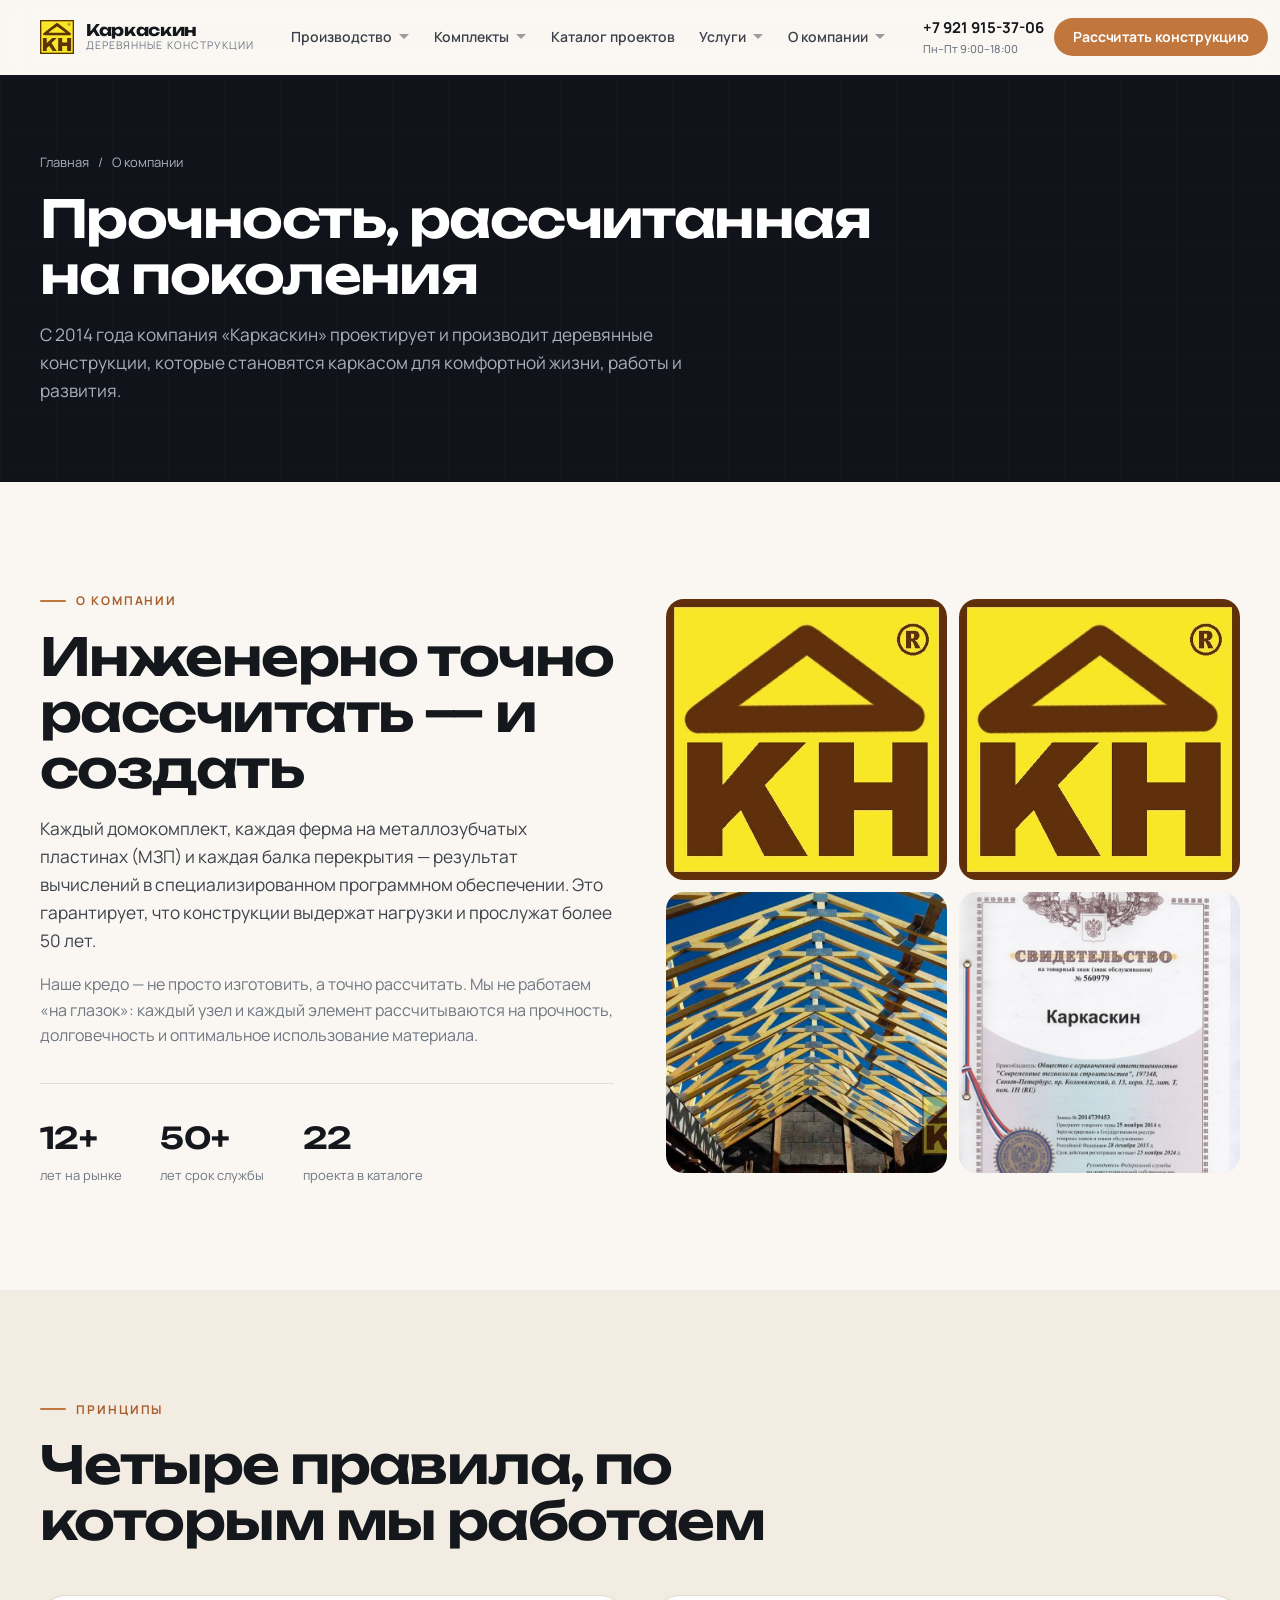
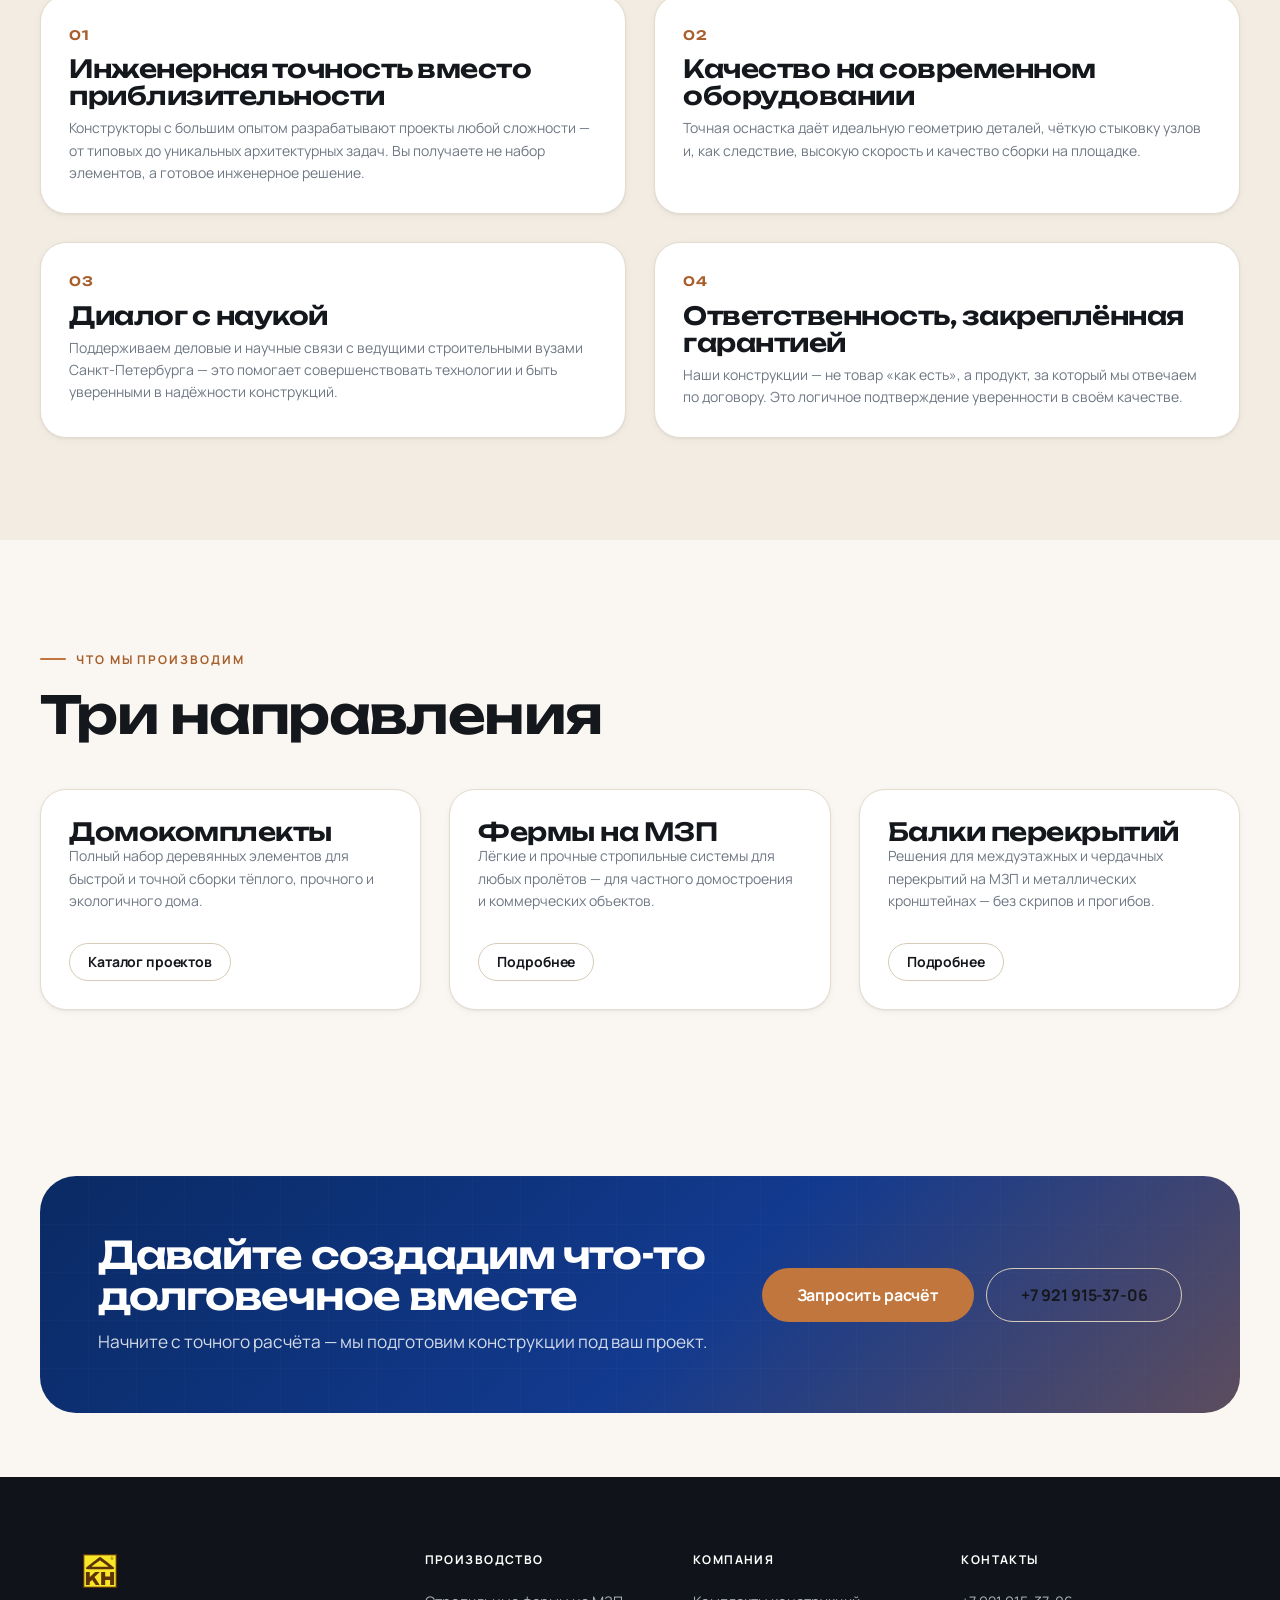
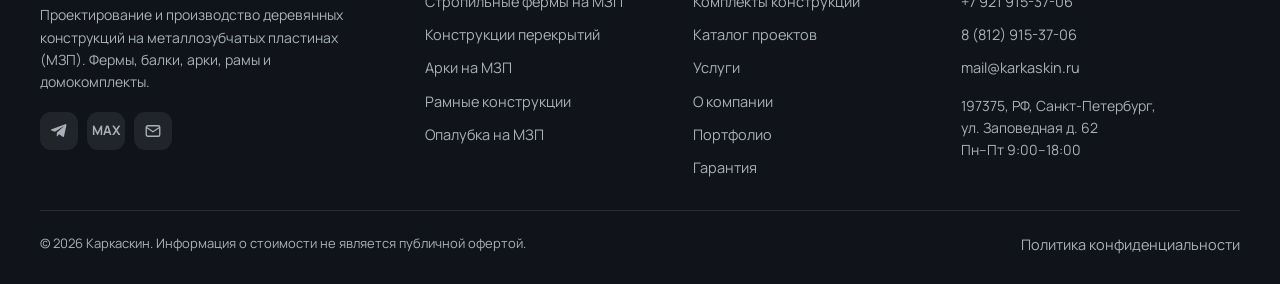
<file: about/index.html>
<!DOCTYPE html>
<html lang="ru">
<head>
<meta charset="UTF-8">
<meta name="viewport" content="width=device-width, initial-scale=1">
<title>О компании — Каркаскин</title>
<meta name="description" content="ООО Каркаскин: с 2014 года проектируем и производим деревянные конструкции на МЗП в Санкт-Петербурге.">
<meta property="og:title" content="О компании — Каркаскин">
<meta property="og:description" content="ООО Каркаскин: с 2014 года проектируем и производим деревянные конструкции на МЗП в Санкт-Петербурге.">
<meta property="og:type" content="website">
<link rel="icon" href="../assets/img/brand/kn.svg">
<link rel="preconnect" href="https://fonts.googleapis.com">
<link rel="preconnect" href="https://fonts.gstatic.com" crossorigin>
<link href="https://fonts.googleapis.com/css2?family=Manrope:wght@400;500;600;700;800&family=Unbounded:wght@400;500;600;700&display=swap" rel="stylesheet">
<link rel="stylesheet" href="../assets/css/style.css">
<script type="importmap">
{ "imports": { "three": "../assets/vendor/three.module.js", "three/addons/": "../assets/vendor/" } }
</script>
</head>
<body>
<header class="header">
  <div class="container header__in">
    <a class="brand" href="../">
      <img class="brand__logo" src="../assets/img/brand/kn.svg" alt="Каркаскин" width="120" height="34">
      <span class="brand__txt">
        <span class="brand__name">Каркаскин</span>
        <span class="brand__sub">Деревянные конструкции</span>
      </span>
    </a>

    <nav class="nav">
      <div class="nav__item has-dd">
        <a class="nav__link" href="../production/">Производство <svg class="nav__caret" viewBox="0 0 12 8"><path fill="currentColor" d="M1 1l5 5 5-5"/></svg></a>
        <div class="dropdown">
          <a href="../production/">Обзор производства<span>Что и как мы изготавливаем</span></a>
          <a href="../production/#trusses">Стропильные фермы на МЗП<span>6 типов конструкций</span></a>
          <a href="../production/#floors">Конструкции перекрытий<span>Балки МДК, Posi-балки, стропила</span></a>
          <a href="../production/#arches">Арки на МЗП<span>Арочные конструкции</span></a>
          <a href="../production/#frames">Рамные конструкции<span>Рамы и полурамы</span></a>
          <a href="../production/#formwork">Опалубка на МЗП<span>Оснастка и формы</span></a>
        </div>
      </div>
      <div class="nav__item has-dd">
        <a class="nav__link" href="../kits/">Комплекты <svg class="nav__caret" viewBox="0 0 12 8"><path fill="currentColor" d="M1 1l5 5 5-5"/></svg></a>
        <div class="dropdown">
          <a href="../kits/">Все комплекты<span>Готовые решения под ключ</span></a>
          <a href="../kits/#gable">Двускатная крыша<span>Классическая двускатная конструкция</span></a>
          <a href="../kits/#gable-eaves">Двускатная с фронтонными свесами<span>С выносными свесами</span></a>
          <a href="../kits/#hip">Вальмовая крыша<span>Скаты с четырёх сторон</span></a>
          <a href="../kits/#mansard">Мансардная крыша<span>Треугольная мансарда</span></a>
          <a href="../kits/#barn">Барнхаус<span>Рамные конструкции</span></a>
          <a href="../kits/#halframes">Полурамы на МЗП<span>Для вальмовых и сложных крыш</span></a>
        </div>
      </div>
      <div class="nav__item"><a class="nav__link" href="../catalog/">Каталог проектов</a></div>
      <div class="nav__item has-dd">
        <a class="nav__link" href="../services/">Услуги <svg class="nav__caret" viewBox="0 0 12 8"><path fill="currentColor" d="M1 1l5 5 5-5"/></svg></a>
        <div class="dropdown">
          <a href="../services/">Обзор услуг<span>Проектирование и сопровождение</span></a>
          <a href="../services/#structures">Проектирование деревянных конструкций<span>Расчёт КМ, узлы, спецификации</span></a>
          <a href="../services/#houses">Проектирование домов<span>Эскиз, планы, конструктив</span></a>
        </div>
      </div>
      <div class="nav__item has-dd">
        <a class="nav__link" href="../about/">О компании <svg class="nav__caret" viewBox="0 0 12 8"><path fill="currentColor" d="M1 1l5 5 5-5"/></svg></a>
        <div class="dropdown">
          <a href="../about/">О компании<span>Кто мы и как работаем</span></a>
          <a href="../about/portfolio.html">Портфолио<span>Наши работы и объекты</span></a>
          <a href="../about/guarantee.html">Гарантия<span>Условия работы</span></a>
          <a href="../contacts/">Контакты<span>Схема проезда и заявка</span></a>
        </div>
      </div>
    </nav>

    <div class="header__actions">
      <a class="header__phone" href="tel:+79219153706">+7 921 915-37-06<span>Пн–Пт 9:00–18:00</span></a>
      <a class="btn btn--wood btn--sm" href="#constructor">Рассчитать конструкцию</a>
      <button class="burger" aria-label="Меню"><span></span></button>
    </div>
  </div>
</header>
<section class="pagehead">
  <div class="container">
    <div class="crumbs"><a href="../">Главная</a> / <span>О компании</span></div>
    <h1 class="h-1">Прочность, рассчитанная на поколения</h1>
    <p class="lead">С 2014 года компания «Каркаскин» проектирует и производит деревянные конструкции,
      которые становятся каркасом для комфортной жизни, работы и развития.</p>
  </div>
</section>

<section class="section">
  <div class="container">
    <div class="split">
      <div>
        <div class="eyebrow">О компании</div>
        <h2 class="h-1">Инженерно точно рассчитать — и создать</h2>
        <p class="lead" style="margin-top:18px">Каждый домокомплект, каждая ферма на металлозубчатых пластинах (МЗП)
          и каждая балка перекрытия — результат вычислений в специализированном программном обеспечении.
          Это гарантирует, что конструкции выдержат нагрузки и прослужат более 50 лет.</p>
        <p class="muted" style="margin-top:16px">Наше кредо — не просто изготовить, а точно рассчитать. Мы не работаем
          «на глазок»: каждый узел и каждый элемент рассчитываются на прочность, долговечность и оптимальное
          использование материала.</p>
        <div class="hero__stats" style="margin-top:34px;border-top-color:var(--line)">
          <div class="hero__stat"><b style="color:var(--ink)">12+</b><span style="color:var(--ink-3)">лет на рынке</span></div>
          <div class="hero__stat"><b style="color:var(--ink)">50+</b><span style="color:var(--ink-3)">лет срок службы</span></div>
          <div class="hero__stat"><b style="color:var(--ink)">22</b><span style="color:var(--ink-3)">проекта в каталоге</span></div>
        </div>
      </div>
      <div class="grid g-2" style="gap:12px">
        <div class="media" style="aspect-ratio:1/1"><img src="../assets/img/o-kompanii/o-kompanii-01.jpg" alt="Производство Каркаскин" loading="lazy"></div>
        <div class="media" style="aspect-ratio:1/1"><img src="../assets/img/nashi-raboty/nashi-raboty-01.jpg" alt="Наши работы" loading="lazy"></div>
        <div class="media" style="aspect-ratio:1/1"><img src="../assets/img/fermy/fermy-05.jpg" alt="Фермы на МЗП" loading="lazy"></div>
        <div class="media" style="aspect-ratio:1/1"><img src="../assets/img/brand/karkaskin.jpg" alt="Каркаскин" loading="lazy"></div>
      </div>
    </div>
  </div>
</section>

<section class="section section--paper2">
  <div class="container">
    <div class="sec-head"><div class="eyebrow">Принципы</div><h2 class="h-1">Четыре правила, по которым мы работаем</h2></div>
    <div class="grid g-2">
      <div class="card reveal"><div class="card__num">01</div><h3 class="h-3" style="margin:10px 0 8px">Инженерная точность вместо приблизительности</h3>
        <p class="small muted">Конструкторы с большим опытом разрабатывают проекты любой сложности — от типовых до уникальных архитектурных задач. Вы получаете не набор элементов, а готовое инженерное решение.</p></div>
      <div class="card reveal"><div class="card__num">02</div><h3 class="h-3" style="margin:10px 0 8px">Качество на современном оборудовании</h3>
        <p class="small muted">Точная оснастка даёт идеальную геометрию деталей, чёткую стыковку узлов и, как следствие, высокую скорость и качество сборки на площадке.</p></div>
      <div class="card reveal"><div class="card__num">03</div><h3 class="h-3" style="margin:10px 0 8px">Диалог с наукой</h3>
        <p class="small muted">Поддерживаем деловые и научные связи с ведущими строительными вузами Санкт-Петербурга — это помогает совершенствовать технологии и быть уверенными в надёжности конструкций.</p></div>
      <div class="card reveal"><div class="card__num">04</div><h3 class="h-3" style="margin:10px 0 8px">Ответственность, закреплённая гарантией</h3>
        <p class="small muted">Наши конструкции — не товар «как есть», а продукт, за который мы отвечаем по договору. Это логичное подтверждение уверенности в своём качестве.</p></div>
    </div>
  </div>
</section>

<section class="section">
  <div class="container">
    <div class="sec-head"><div class="eyebrow">Что мы производим</div><h2 class="h-1">Три направления</h2></div>
    <div class="grid g-3">
      <div class="card reveal"><h3 class="h-3">Домокомплекты</h3><p class="small muted">Полный набор деревянных элементов для быстрой и точной сборки тёплого, прочного и экологичного дома.</p>
        <a class="btn btn--ghost btn--sm" style="margin-top:16px" href="../catalog/">Каталог проектов</a></div>
      <div class="card reveal"><h3 class="h-3">Фермы на МЗП</h3><p class="small muted">Лёгкие и прочные стропильные системы для любых пролётов — для частного домостроения и коммерческих объектов.</p>
        <a class="btn btn--ghost btn--sm" style="margin-top:16px" href="../production/#trusses">Подробнее</a></div>
      <div class="card reveal"><h3 class="h-3">Балки перекрытий</h3><p class="small muted">Решения для междуэтажных и чердачных перекрытий на МЗП и металлических кронштейнах — без скрипов и прогибов.</p>
        <a class="btn btn--ghost btn--sm" style="margin-top:16px" href="../production/#floors">Подробнее</a></div>
    </div>
  </div>
</section>


<section class="section--tight">
  <div class="container">
    <div class="cta-band reveal">
      <div class="cta-band__in">
        <div>
          <h2 class="h-2">Давайте создадим что-то долговечное вместе</h2>
          <p class="lead" style="color:rgba(255,255,255,.82);margin-top:12px;max-width:640px">Начните с точного расчёта — мы подготовим конструкции под ваш проект.</p>
        </div>
        <div style="display:flex;gap:12px;flex-wrap:wrap">
          <a class="btn btn--wood btn--lg" href="../contacts/">Запросить расчёт</a>
          <a class="btn btn--ghost btn--lg" href="tel:+79219153706">+7 921 915-37-06</a>
        </div>
      </div>
    </div>
  </div>
</section>
<footer class="footer">
  <div class="container">
    <div class="footer__grid">
      <div>
        <img class="footer__logo" src="../assets/img/brand/kn.svg" alt="Каркаскин" width="120" height="34">
        <p class="footer__about">Проектирование и производство деревянных конструкций на металлозубчатых пластинах (МЗП). Фермы, балки, арки, рамы и домокомплекты.</p>
        <div class="social">
          <a href="http://t.me/Karkaskin_spb" target="_blank" rel="noopener" aria-label="Telegram"><svg viewBox="0 0 24 24" fill="currentColor"><path d="M21.9 4.3L18.7 19c-.2 1-.9 1.3-1.8.8l-4.7-3.5-2.3 2.2c-.3.3-.5.5-1 .5l.4-4.9 8.9-8c.4-.3-.1-.5-.6-.2L6.6 12.9 2 11.3c-1-.3-1-1 .2-1.5l18-6.9c.8-.3 1.5.2 1.7 1.4z"/></svg></a>
          <a href="https://max.ru/u/f9LHodD0cOK1lO4Oa-GV6ywvk-eWFjMYLdY9VHFgPA9asbi6qqAewZuiCBw" target="_blank" rel="noopener" aria-label="MAX"><b style="font-size:13px">MAX</b></a>
          <a href="mailto:mail@karkaskin.ru" aria-label="E-mail"><svg viewBox="0 0 24 24" fill="none" stroke="currentColor" stroke-width="1.8"><rect x="3" y="5" width="18" height="14" rx="2"/><path d="M3 7l9 6 9-6"/></svg></a>
        </div>
      </div>
      <div>
        <h5>Производство</h5>
        <a href="../production/#trusses">Стропильные фермы на МЗП</a>
        <a href="../production/#floors">Конструкции перекрытий</a>
        <a href="../production/#arches">Арки на МЗП</a>
        <a href="../production/#frames">Рамные конструкции</a>
        <a href="../production/#formwork">Опалубка на МЗП</a>
      </div>
      <div>
        <h5>Компания</h5>
        <a href="../kits/">Комплекты конструкций</a>
        <a href="../catalog/">Каталог проектов</a>
        <a href="../services/">Услуги</a>
        <a href="../about/">О компании</a>
        <a href="../about/portfolio.html">Портфолио</a>
        <a href="../about/guarantee.html">Гарантия</a>
      </div>
      <div>
        <h5>Контакты</h5>
        <a href="tel:+79219153706">+7 921 915-37-06</a>
        <a href="tel:+78129153706">8 (812) 915-37-06</a>
        <a href="mailto:mail@karkaskin.ru">mail@karkaskin.ru</a>
        <p class="footer__about" style="margin-top:10px">197375, РФ, Санкт-Петербург,<br>ул. Заповедная д. 62<br>Пн–Пт 9:00–18:00</p>
      </div>
    </div>
    <div class="footer__bot">
      <span>© <span data-year>2026</span> Каркаскин. Информация о стоимости не является публичной офертой.</span>
      <span><a href="../privacy/" style="display:inline">Политика конфиденциальности</a></span>
    </div>
  </div>
</footer>
<script type="module" src="../assets/js/app.js"></script>

</body>
</html>
</file>
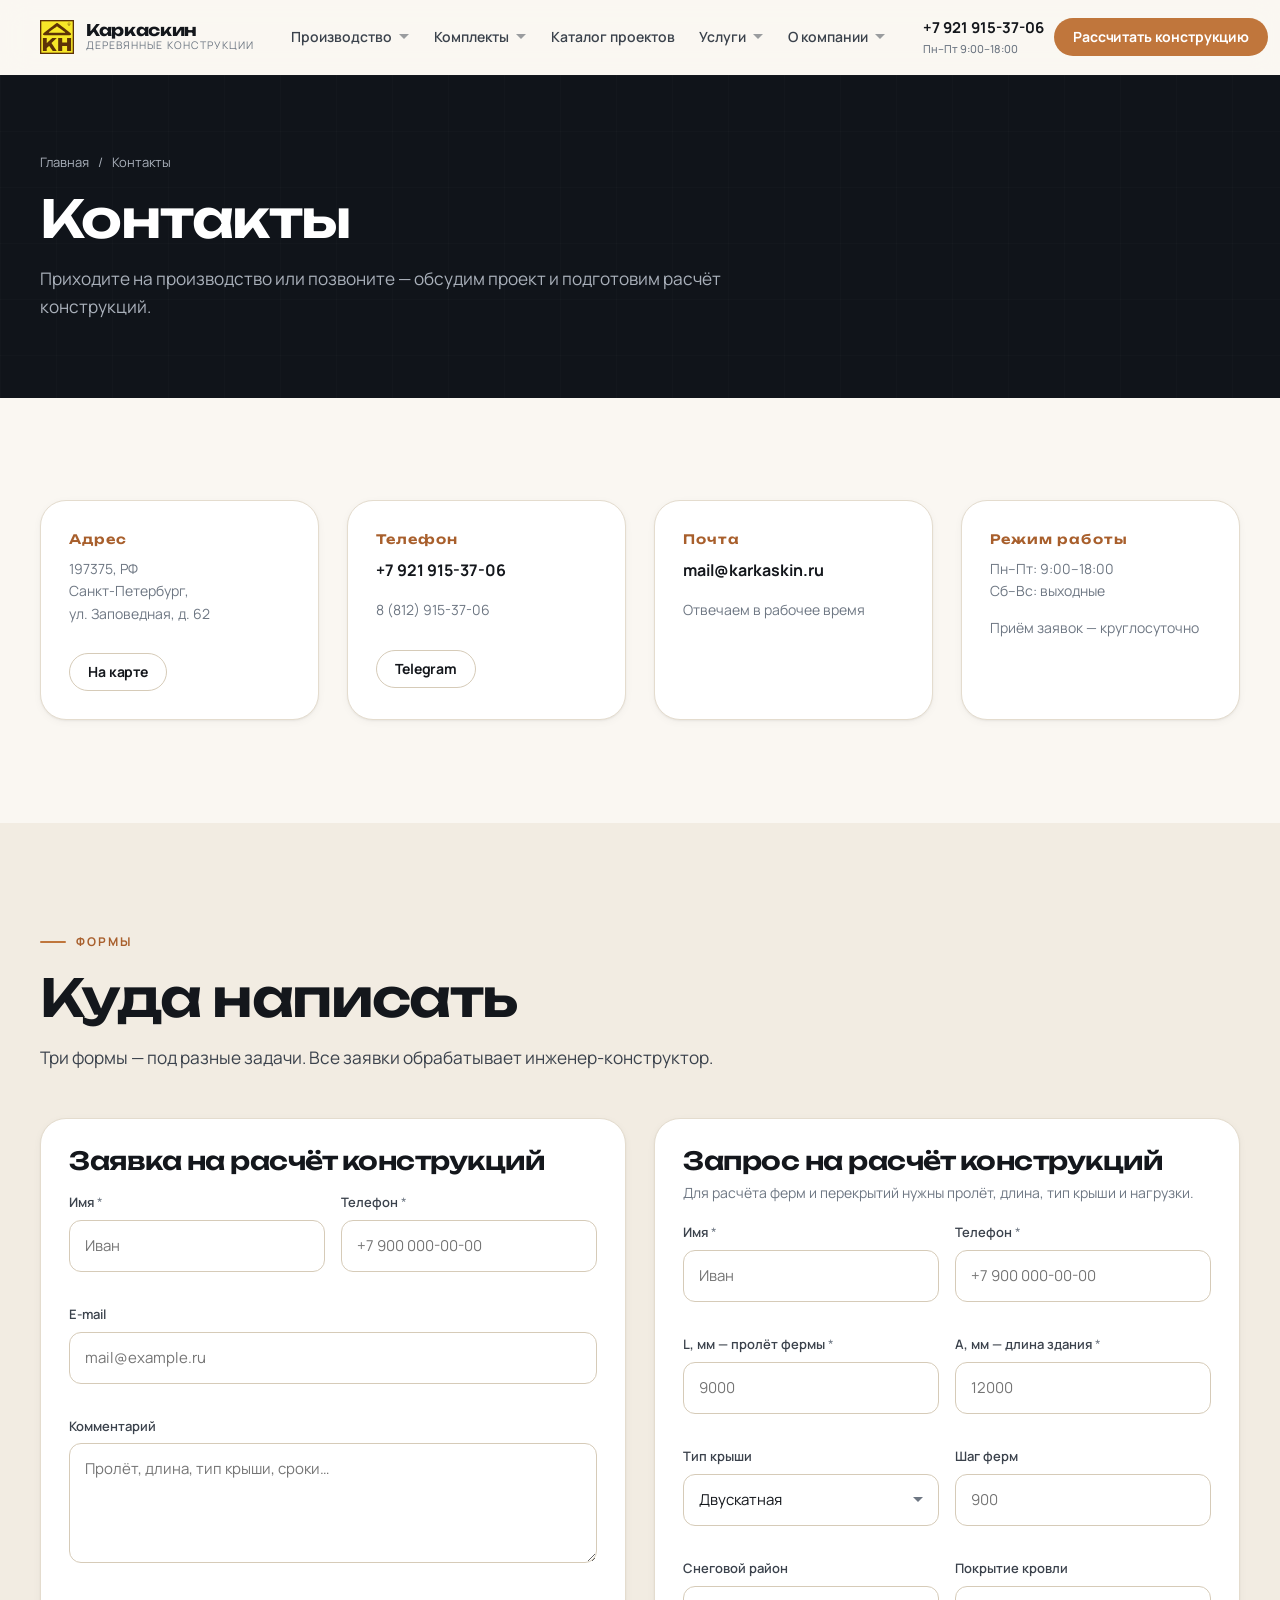
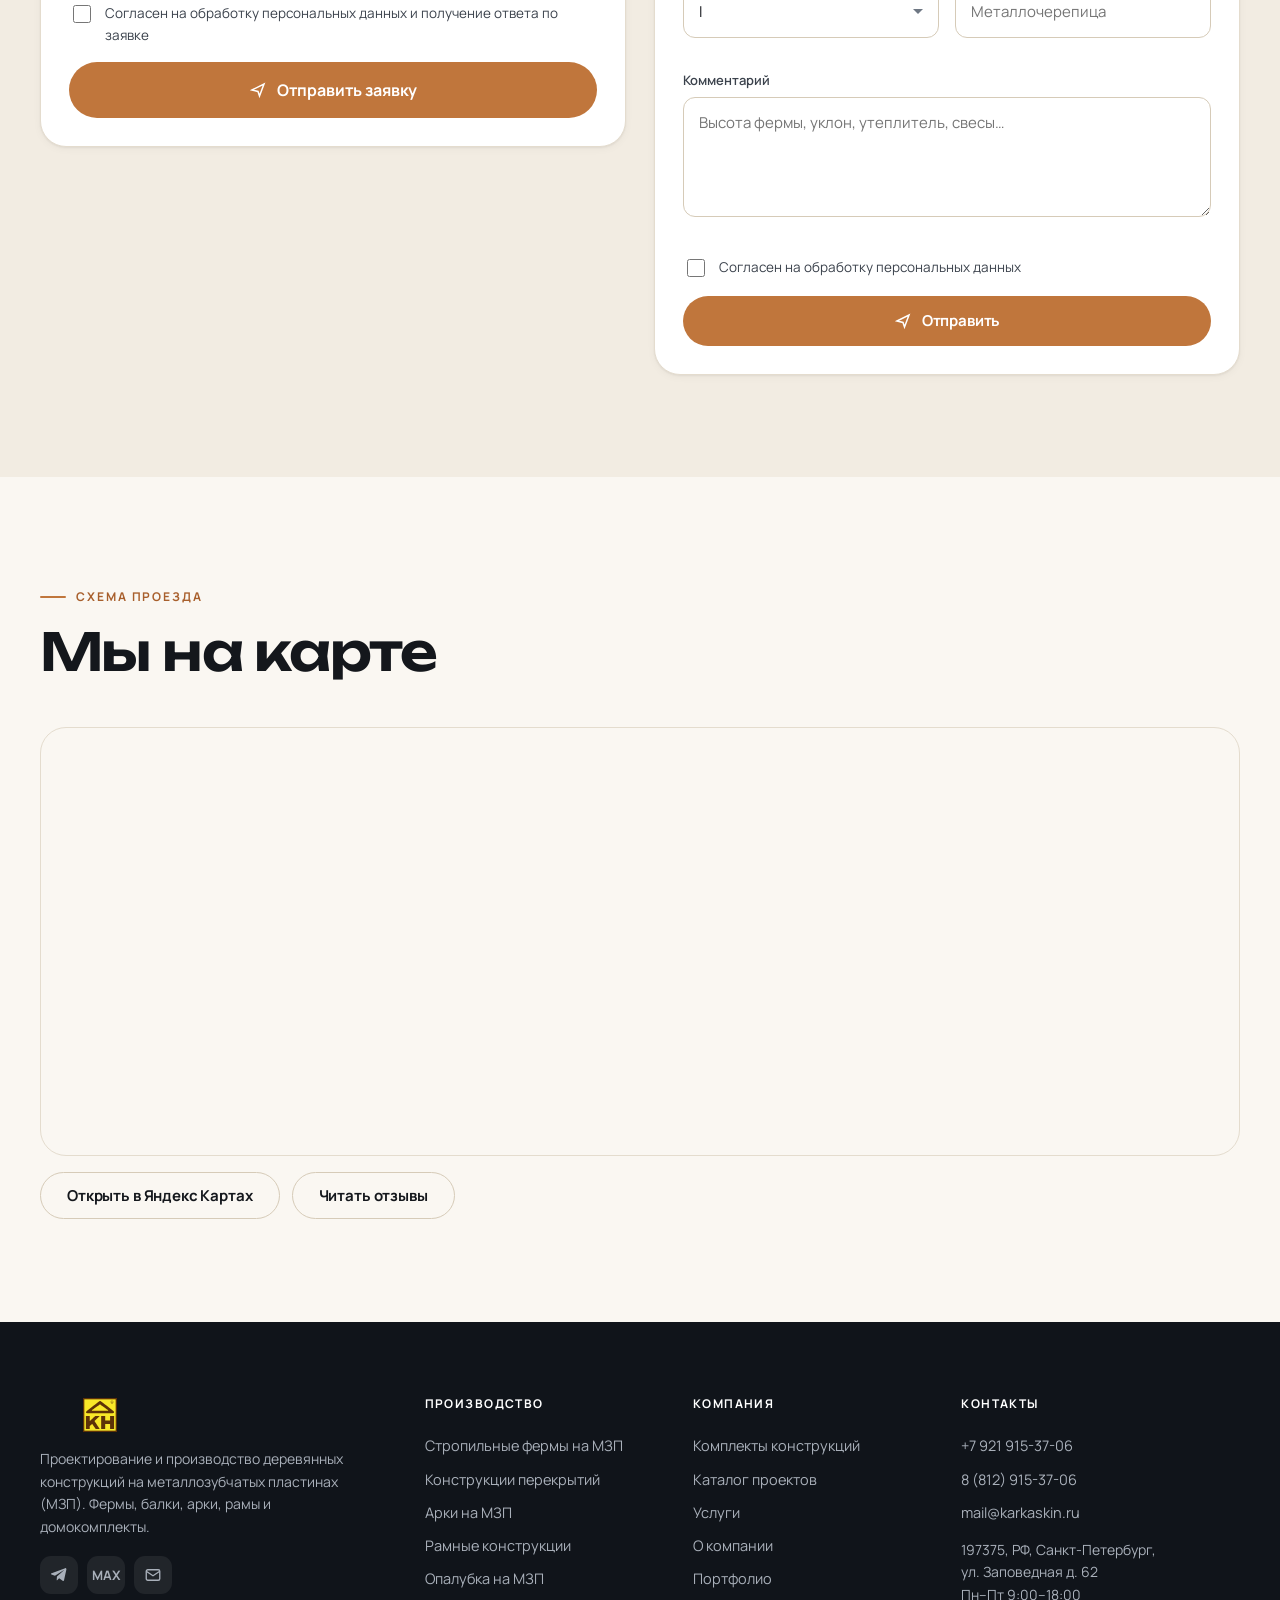
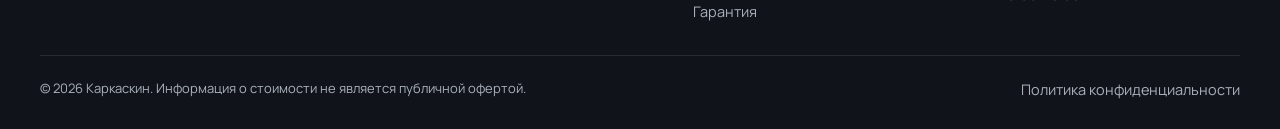
<file: contacts/index.html>
<!DOCTYPE html>
<html lang="ru">
<head>
<meta charset="UTF-8">
<meta name="viewport" content="width=device-width, initial-scale=1">
<title>Контакты — Каркаскин, Санкт-Петербург</title>
<meta name="description" content="ООО Каркаскин: Санкт-Петербург, ул. Заповедная д. 62. Телефон +7 921 915-37-06, mail@karkaskin.ru. Формы заявок на расчёт.">
<meta property="og:title" content="Контакты — Каркаскин, Санкт-Петербург">
<meta property="og:description" content="ООО Каркаскин: Санкт-Петербург, ул. Заповедная д. 62. Телефон +7 921 915-37-06, mail@karkaskin.ru. Формы заявок на расчёт.">
<meta property="og:type" content="website">
<link rel="icon" href="../assets/img/brand/kn.svg">
<link rel="preconnect" href="https://fonts.googleapis.com">
<link rel="preconnect" href="https://fonts.gstatic.com" crossorigin>
<link href="https://fonts.googleapis.com/css2?family=Manrope:wght@400;500;600;700;800&family=Unbounded:wght@400;500;600;700&display=swap" rel="stylesheet">
<link rel="stylesheet" href="../assets/css/style.css">
<script type="importmap">
{ "imports": { "three": "../assets/vendor/three.module.js", "three/addons/": "../assets/vendor/" } }
</script>
</head>
<body>
<header class="header">
  <div class="container header__in">
    <a class="brand" href="../">
      <img class="brand__logo" src="../assets/img/brand/kn.svg" alt="Каркаскин" width="120" height="34">
      <span class="brand__txt">
        <span class="brand__name">Каркаскин</span>
        <span class="brand__sub">Деревянные конструкции</span>
      </span>
    </a>

    <nav class="nav">
      <div class="nav__item has-dd">
        <a class="nav__link" href="../production/">Производство <svg class="nav__caret" viewBox="0 0 12 8"><path fill="currentColor" d="M1 1l5 5 5-5"/></svg></a>
        <div class="dropdown">
          <a href="../production/">Обзор производства<span>Что и как мы изготавливаем</span></a>
          <a href="../production/#trusses">Стропильные фермы на МЗП<span>6 типов конструкций</span></a>
          <a href="../production/#floors">Конструкции перекрытий<span>Балки МДК, Posi-балки, стропила</span></a>
          <a href="../production/#arches">Арки на МЗП<span>Арочные конструкции</span></a>
          <a href="../production/#frames">Рамные конструкции<span>Рамы и полурамы</span></a>
          <a href="../production/#formwork">Опалубка на МЗП<span>Оснастка и формы</span></a>
        </div>
      </div>
      <div class="nav__item has-dd">
        <a class="nav__link" href="../kits/">Комплекты <svg class="nav__caret" viewBox="0 0 12 8"><path fill="currentColor" d="M1 1l5 5 5-5"/></svg></a>
        <div class="dropdown">
          <a href="../kits/">Все комплекты<span>Готовые решения под ключ</span></a>
          <a href="../kits/#gable">Двускатная крыша<span>Классическая двускатная конструкция</span></a>
          <a href="../kits/#gable-eaves">Двускатная с фронтонными свесами<span>С выносными свесами</span></a>
          <a href="../kits/#hip">Вальмовая крыша<span>Скаты с четырёх сторон</span></a>
          <a href="../kits/#mansard">Мансардная крыша<span>Треугольная мансарда</span></a>
          <a href="../kits/#barn">Барнхаус<span>Рамные конструкции</span></a>
          <a href="../kits/#halframes">Полурамы на МЗП<span>Для вальмовых и сложных крыш</span></a>
        </div>
      </div>
      <div class="nav__item"><a class="nav__link" href="../catalog/">Каталог проектов</a></div>
      <div class="nav__item has-dd">
        <a class="nav__link" href="../services/">Услуги <svg class="nav__caret" viewBox="0 0 12 8"><path fill="currentColor" d="M1 1l5 5 5-5"/></svg></a>
        <div class="dropdown">
          <a href="../services/">Обзор услуг<span>Проектирование и сопровождение</span></a>
          <a href="../services/#structures">Проектирование деревянных конструкций<span>Расчёт КМ, узлы, спецификации</span></a>
          <a href="../services/#houses">Проектирование домов<span>Эскиз, планы, конструктив</span></a>
        </div>
      </div>
      <div class="nav__item has-dd">
        <a class="nav__link" href="../about/">О компании <svg class="nav__caret" viewBox="0 0 12 8"><path fill="currentColor" d="M1 1l5 5 5-5"/></svg></a>
        <div class="dropdown">
          <a href="../about/">О компании<span>Кто мы и как работаем</span></a>
          <a href="../about/portfolio.html">Портфолио<span>Наши работы и объекты</span></a>
          <a href="../about/guarantee.html">Гарантия<span>Условия работы</span></a>
          <a href="../contacts/">Контакты<span>Схема проезда и заявка</span></a>
        </div>
      </div>
    </nav>

    <div class="header__actions">
      <a class="header__phone" href="tel:+79219153706">+7 921 915-37-06<span>Пн–Пт 9:00–18:00</span></a>
      <a class="btn btn--wood btn--sm" href="#constructor">Рассчитать конструкцию</a>
      <button class="burger" aria-label="Меню"><span></span></button>
    </div>
  </div>
</header>
<section class="pagehead">
  <div class="container">
    <div class="crumbs"><a href="../">Главная</a> / <span>Контакты</span></div>
    <h1 class="h-1">Контакты</h1>
    <p class="lead">Приходите на производство или позвоните — обсудим проект и подготовим расчёт конструкций.</p>
  </div>
</section>

<section class="section">
  <div class="container">
    <div class="grid g-4">
      <div class="card reveal"><div class="card__num">Адрес</div>
        <p class="small muted" style="margin-top:8px">197375, РФ<br>Санкт-Петербург,<br>ул. Заповедная, д. 62</p>
        <a class="btn btn--ghost btn--sm" style="margin-top:14px" href="#map">На карте</a></div>
      <div class="card reveal"><div class="card__num">Телефон</div>
        <p style="margin-top:8px"><b><a href="tel:+79219153706">+7 921 915-37-06</a></b></p>
        <p class="small muted"><a href="tel:+78129153706">8 (812) 915-37-06</a></p>
        <a class="btn btn--ghost btn--sm" style="margin-top:14px" href="http://t.me/Karkaskin_spb" target="_blank" rel="noopener">Telegram</a></div>
      <div class="card reveal"><div class="card__num">Почта</div>
        <p style="margin-top:8px"><b><a href="mailto:mail@karkaskin.ru">mail@karkaskin.ru</a></b></p>
        <p class="small muted">Отвечаем в рабочее время</p></div>
      <div class="card reveal"><div class="card__num">Режим работы</div>
        <p class="small muted" style="margin-top:8px">Пн–Пт: 9:00–18:00<br>Сб–Вс: выходные</p>
        <p class="small muted" style="margin-top:8px">Приём заявок — круглосуточно</p></div>
    </div>
  </div>
</section>

<section class="section section--paper2">
  <div class="container">
    <div class="sec-head"><div class="eyebrow">Формы</div><h2 class="h-1">Куда написать</h2>
      <p class="lead">Три формы — под разные задачи. Все заявки обрабатывает инженер-конструктор.</p></div>

    <div class="grid g-2" style="align-items:start">
      
<form class="card" data-form="lead" style="max-width:720px">
  <h3 class="h-3" style="margin-bottom:18px">Заявка на расчёт конструкций</h3>
  <div class="form-err" style="margin-bottom:14px"></div>
  <div class="form-grid">
    <div class="field"><label class="field__label" for="lf-name">Имя <span>*</span></label>
      <input class="input" id="lf-name" name="name" type="text" placeholder="Иван" required></div>
    <div class="field"><label class="field__label" for="lf-phone">Телефон <span>*</span></label>
      <input class="input" id="lf-phone" name="phone" type="tel" placeholder="+7 900 000-00-00" required></div>
    <div class="field full"><label class="field__label" for="lf-email">E-mail</label>
      <input class="input" id="lf-email" name="email" type="email" placeholder="mail@example.ru"></div>
    <div class="field full"><label class="field__label" for="lf-comment">Комментарий</label>
      <textarea class="textarea" id="lf-comment" name="comment" placeholder="Пролёт, длина, тип крыши, сроки…"></textarea></div>
    <input type="hidden" name="project" value="Расчёт конструкций">
    <div class="full"><label class="check"><input type="checkbox" name="consent" value="1">
      <span>Согласен на обработку персональных данных и получение ответа по заявке</span></label></div>
    <div class="full"><button class="btn btn--wood btn--block btn--lg" type="submit">
      <span class="btn__spin"></span>
      <svg class="btn__ico" viewBox="0 0 24 24" fill="none" stroke="currentColor" stroke-width="2"><path d="M4 12l16-8-6 16-2-6z"/></svg>
      Отправить заявку</button></div>
  </div>
  <div class="form-ok" style="margin-top:16px"><span>✓</span><span>Заявка отправлена. Мы свяжемся с вами в течение рабочего дня.</span></div>
</form>

      <div class="card">
        <h3 class="h-3" style="margin-bottom:8px">Запрос на расчёт конструкций</h3>
        <p class="small muted" style="margin-bottom:18px">Для расчёта ферм и перекрытий нужны пролёт, длина, тип крыши и нагрузки.</p>
        <form data-form="calc-structures">
          <div class="form-err" style="margin-bottom:14px"></div>
          <div class="form-grid">
            <div class="field"><label class="field__label" for="cs-name">Имя <span>*</span></label>
              <input class="input" id="cs-name" name="name" type="text" placeholder="Иван" required></div>
            <div class="field"><label class="field__label" for="cs-phone">Телефон <span>*</span></label>
              <input class="input" id="cs-phone" name="phone" type="tel" placeholder="+7 900 000-00-00" required></div>
            <div class="field"><label class="field__label" for="cs-span">L, мм — пролёт фермы <span>*</span></label>
              <input class="input" id="cs-span" name="span" type="text" placeholder="9000" required></div>
            <div class="field"><label class="field__label" for="cs-len">A, мм — длина здания <span>*</span></label>
              <input class="input" id="cs-len" name="length" type="text" placeholder="12000" required></div>
            <div class="field"><label class="field__label" for="cs-roof">Тип крыши</label>
              <select class="select" id="cs-roof" name="roof">
                <option>Двускатная</option><option>Односкатная</option><option>Вальмовая</option>
                <option>Мансардная</option><option>Плоская</option></select></div>
            <div class="field"><label class="field__label" for="cs-step">Шаг ферм</label>
              <input class="input" id="cs-step" name="step" type="text" placeholder="900"></div>
            <div class="field"><label class="field__label" for="cs-snow">Снеговой район</label>
              <select class="select" id="cs-snow" name="snow"><option>I</option><option>II</option><option>III</option><option>IV</option></select></div>
            <div class="field"><label class="field__label" for="cs-cover">Покрытие кровли</label>
              <input class="input" id="cs-cover" name="covering" type="text" placeholder="Металлочерепица"></div>
            <div class="field full"><label class="field__label" for="cs-comment">Комментарий</label>
              <textarea class="textarea" id="cs-comment" name="comment" placeholder="Высота фермы, уклон, утеплитель, свесы…"></textarea></div>
            <input type="hidden" name="project" value="Расчёт конструкций">
            <div class="full"><label class="check"><input type="checkbox" name="consent" value="1">
              <span>Согласен на обработку персональных данных</span></label></div>
            <div class="full"><button class="btn btn--wood btn--block" type="submit"><span class="btn__spin"></span>
              <svg class="btn__ico" viewBox="0 0 24 24" fill="none" stroke="currentColor" stroke-width="2"><path d="M4 12l16-8-6 16-2-6z"/></svg>
              Отправить</button></div>
          </div>
          <div class="form-ok" style="margin-top:16px"><span>✓</span><span>Заявка отправлена.</span></div>
        </form>
      </div>
    </div>
  </div>
</section>

<section class="section" id="map">
  <div class="container">
    <div class="sec-head"><div class="eyebrow">Схема проезда</div><h2 class="h-1">Мы на карте</h2></div>
    <div style="border-radius:var(--r-lg);overflow:hidden;border:1px solid var(--line)">
      <iframe src="https://yandex.ru/map-widget/v1/?mode=search&text=%D0%9A%D0%B0%D1%80%D0%BA%D0%B0%D1%81%D0%BA%D0%B8%D0%BD%2C%20%D0%A1%D0%B0%D0%BD%D0%BA%D1%82-%D0%9F%D0%B5%D1%82%D0%B5%D1%80%D0%B1%D1%83%D1%80%D0%B3%2C%20%D1%83%D0%BB.%20%D0%97%D0%B0%D0%BF%D0%BE%D0%B2%D0%B5%D0%B4%D0%BD%D0%B0%D1%8F%2C%2062"
        width="100%" height="420" frameborder="0" allowfullscreen loading="lazy" title="Каркаскин на карте"></iframe>
    </div>
    <div style="display:flex;gap:12px;flex-wrap:wrap;margin-top:16px">
      <a class="btn btn--ghost" href="https://yandex.ru/maps/org/karkaskin/1264554017/" target="_blank" rel="noopener">Открыть в Яндекс Картах</a>
      <a class="btn btn--ghost" href="https://yandex.ru/maps/org/karkaskin/1264554017/reviews/" target="_blank" rel="noopener">Читать отзывы</a>
    </div>
  </div>
</section>
<footer class="footer">
  <div class="container">
    <div class="footer__grid">
      <div>
        <img class="footer__logo" src="../assets/img/brand/kn.svg" alt="Каркаскин" width="120" height="34">
        <p class="footer__about">Проектирование и производство деревянных конструкций на металлозубчатых пластинах (МЗП). Фермы, балки, арки, рамы и домокомплекты.</p>
        <div class="social">
          <a href="http://t.me/Karkaskin_spb" target="_blank" rel="noopener" aria-label="Telegram"><svg viewBox="0 0 24 24" fill="currentColor"><path d="M21.9 4.3L18.7 19c-.2 1-.9 1.3-1.8.8l-4.7-3.5-2.3 2.2c-.3.3-.5.5-1 .5l.4-4.9 8.9-8c.4-.3-.1-.5-.6-.2L6.6 12.9 2 11.3c-1-.3-1-1 .2-1.5l18-6.9c.8-.3 1.5.2 1.7 1.4z"/></svg></a>
          <a href="https://max.ru/u/f9LHodD0cOK1lO4Oa-GV6ywvk-eWFjMYLdY9VHFgPA9asbi6qqAewZuiCBw" target="_blank" rel="noopener" aria-label="MAX"><b style="font-size:13px">MAX</b></a>
          <a href="mailto:mail@karkaskin.ru" aria-label="E-mail"><svg viewBox="0 0 24 24" fill="none" stroke="currentColor" stroke-width="1.8"><rect x="3" y="5" width="18" height="14" rx="2"/><path d="M3 7l9 6 9-6"/></svg></a>
        </div>
      </div>
      <div>
        <h5>Производство</h5>
        <a href="../production/#trusses">Стропильные фермы на МЗП</a>
        <a href="../production/#floors">Конструкции перекрытий</a>
        <a href="../production/#arches">Арки на МЗП</a>
        <a href="../production/#frames">Рамные конструкции</a>
        <a href="../production/#formwork">Опалубка на МЗП</a>
      </div>
      <div>
        <h5>Компания</h5>
        <a href="../kits/">Комплекты конструкций</a>
        <a href="../catalog/">Каталог проектов</a>
        <a href="../services/">Услуги</a>
        <a href="../about/">О компании</a>
        <a href="../about/portfolio.html">Портфолио</a>
        <a href="../about/guarantee.html">Гарантия</a>
      </div>
      <div>
        <h5>Контакты</h5>
        <a href="tel:+79219153706">+7 921 915-37-06</a>
        <a href="tel:+78129153706">8 (812) 915-37-06</a>
        <a href="mailto:mail@karkaskin.ru">mail@karkaskin.ru</a>
        <p class="footer__about" style="margin-top:10px">197375, РФ, Санкт-Петербург,<br>ул. Заповедная д. 62<br>Пн–Пт 9:00–18:00</p>
      </div>
    </div>
    <div class="footer__bot">
      <span>© <span data-year>2026</span> Каркаскин. Информация о стоимости не является публичной офертой.</span>
      <span><a href="../privacy/" style="display:inline">Политика конфиденциальности</a></span>
    </div>
  </div>
</footer>
<script type="module" src="../assets/js/app.js"></script>

</body>
</html>
</file>
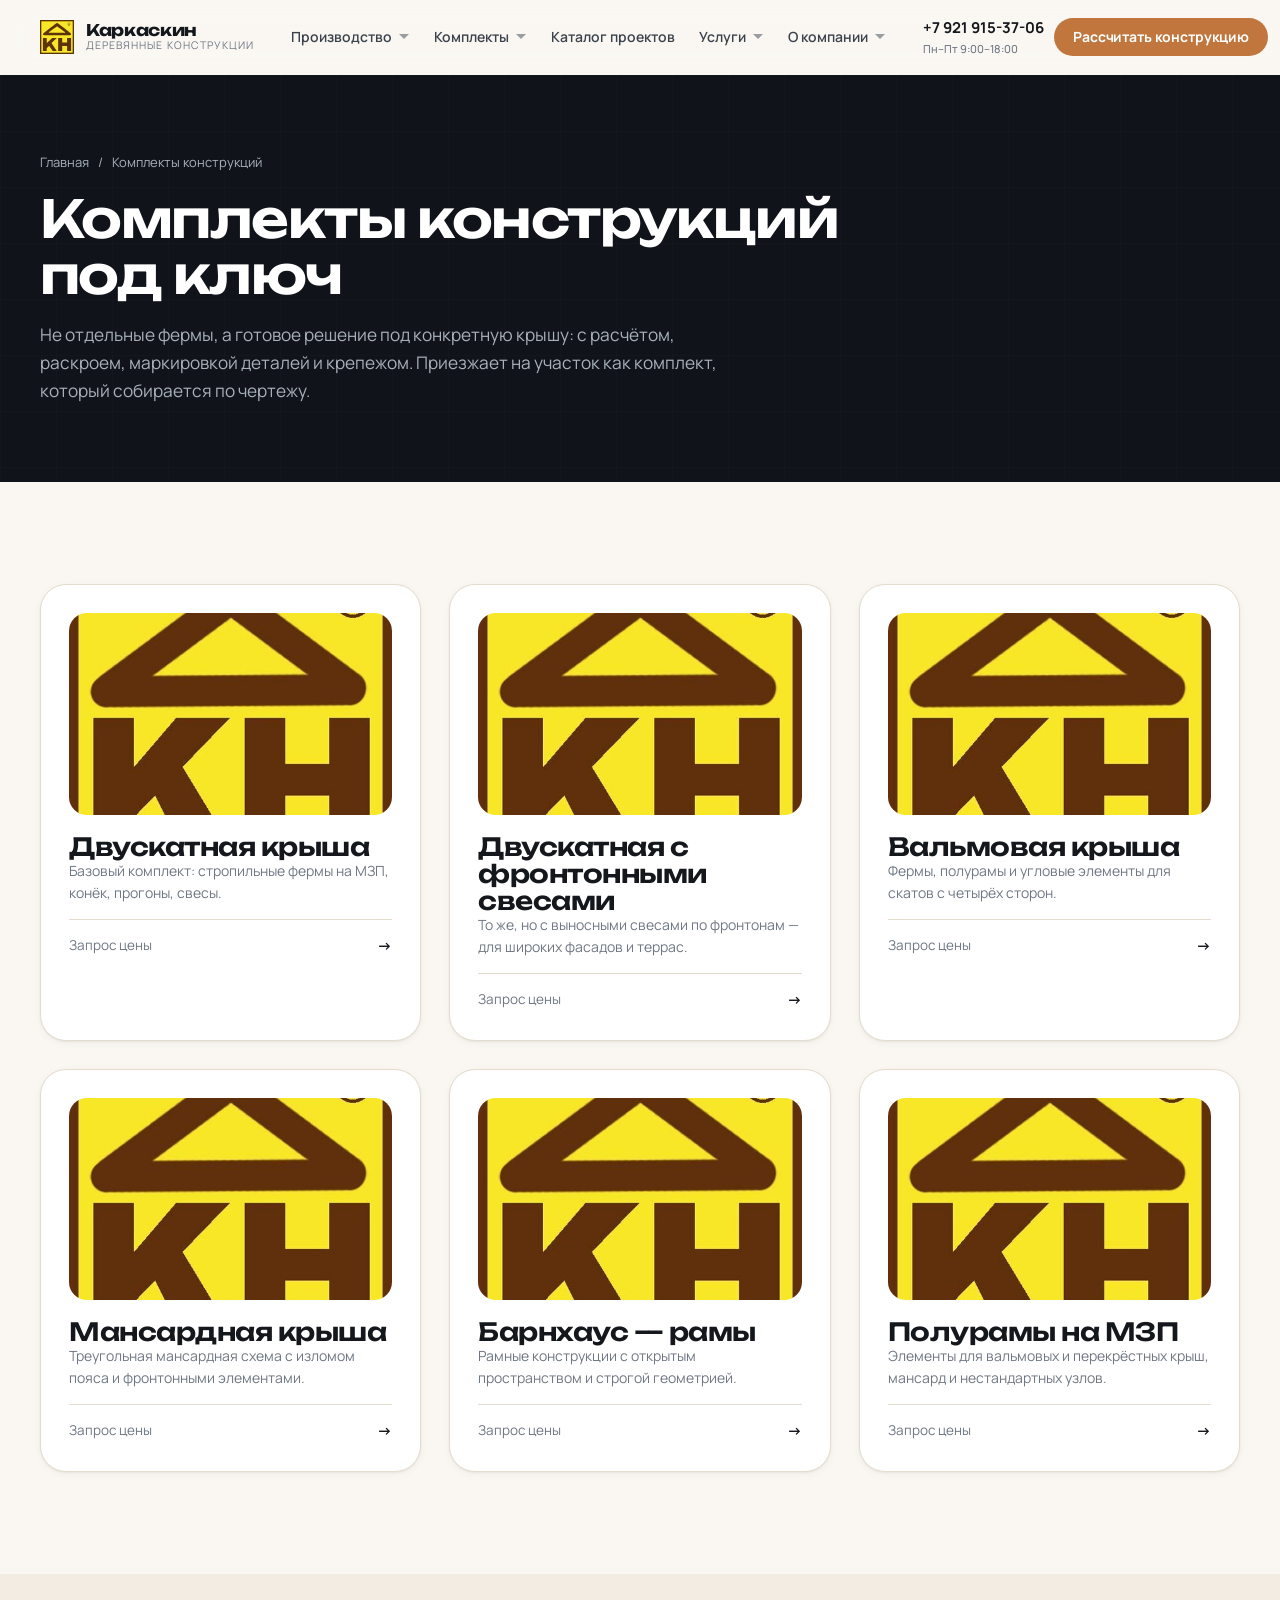
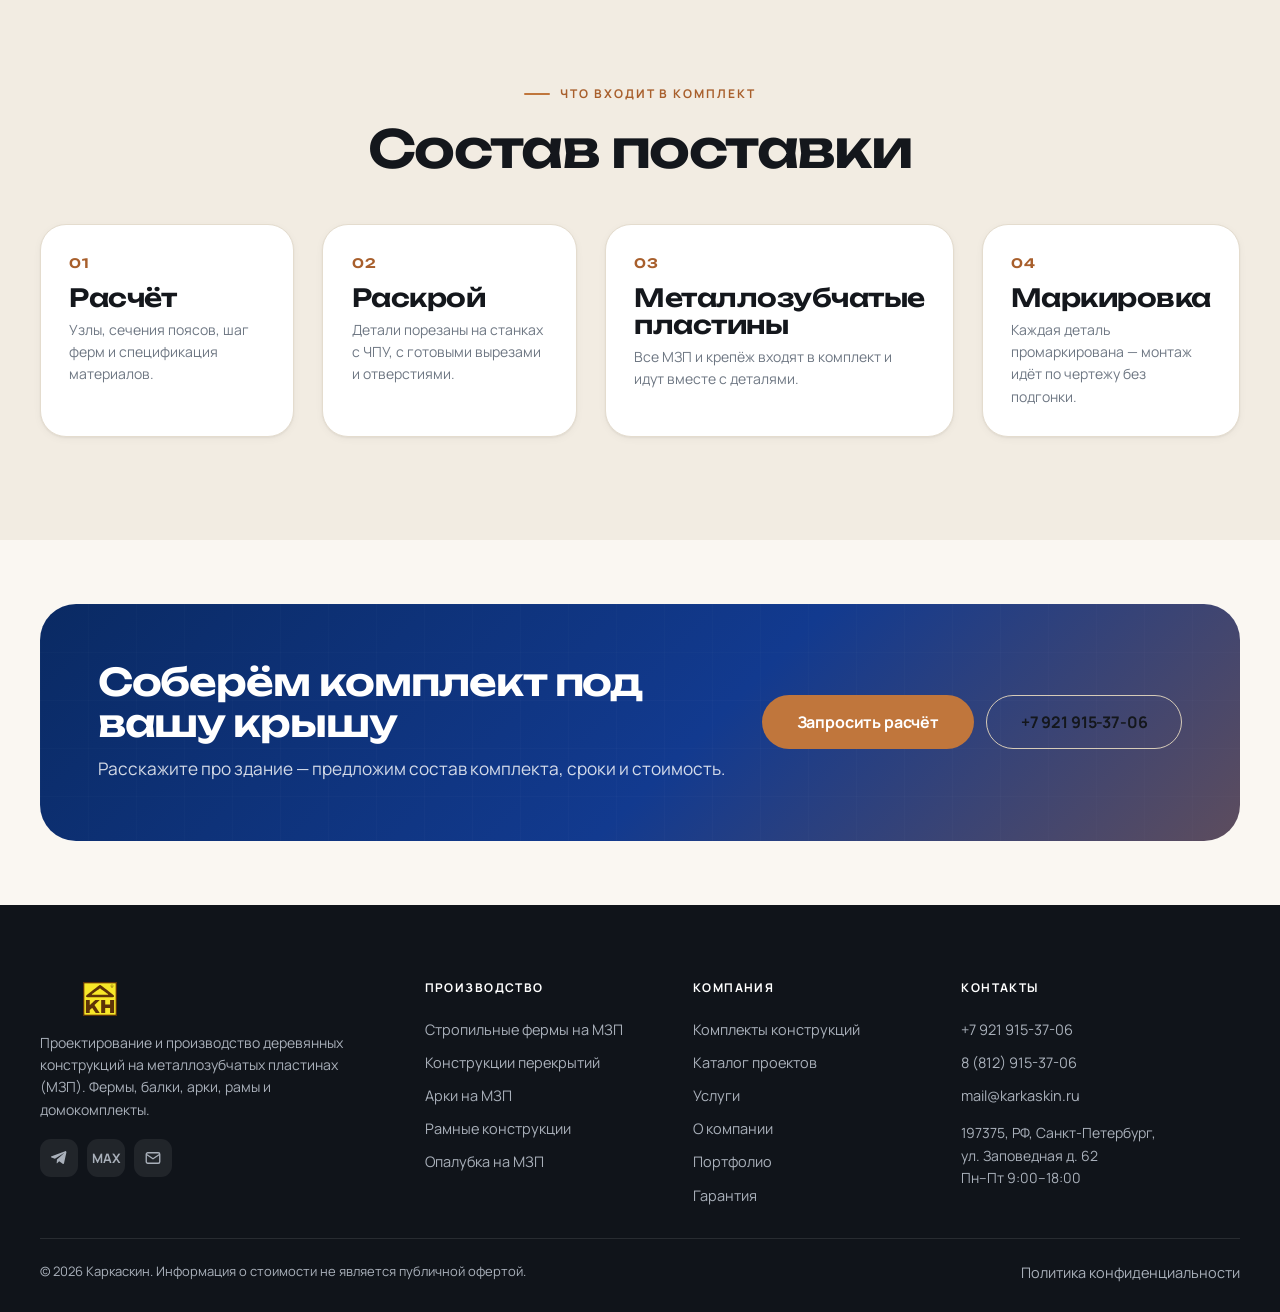
<file: kits/index.html>
<!DOCTYPE html>
<html lang="ru">
<head>
<meta charset="UTF-8">
<meta name="viewport" content="width=device-width, initial-scale=1">
<title>Комплекты деревянных конструкций — Каркаскин</title>
<meta name="description" content="Готовые комплекты конструкций для двускатной, вальмовой, мансардной крыши и барнхауса: фермы, рамы, полурамы, прогоны и крепёж.">
<meta property="og:title" content="Комплекты деревянных конструкций — Каркаскин">
<meta property="og:description" content="Готовые комплекты конструкций для двускатной, вальмовой, мансардной крыши и барнхауса: фермы, рамы, полурамы, прогоны и крепёж.">
<meta property="og:type" content="website">
<link rel="icon" href="../assets/img/brand/kn.svg">
<link rel="preconnect" href="https://fonts.googleapis.com">
<link rel="preconnect" href="https://fonts.gstatic.com" crossorigin>
<link href="https://fonts.googleapis.com/css2?family=Manrope:wght@400;500;600;700;800&family=Unbounded:wght@400;500;600;700&display=swap" rel="stylesheet">
<link rel="stylesheet" href="../assets/css/style.css">
<script type="importmap">
{ "imports": { "three": "../assets/vendor/three.module.js", "three/addons/": "../assets/vendor/" } }
</script>
</head>
<body>
<header class="header">
  <div class="container header__in">
    <a class="brand" href="../">
      <img class="brand__logo" src="../assets/img/brand/kn.svg" alt="Каркаскин" width="120" height="34">
      <span class="brand__txt">
        <span class="brand__name">Каркаскин</span>
        <span class="brand__sub">Деревянные конструкции</span>
      </span>
    </a>

    <nav class="nav">
      <div class="nav__item has-dd">
        <a class="nav__link" href="../production/">Производство <svg class="nav__caret" viewBox="0 0 12 8"><path fill="currentColor" d="M1 1l5 5 5-5"/></svg></a>
        <div class="dropdown">
          <a href="../production/">Обзор производства<span>Что и как мы изготавливаем</span></a>
          <a href="../production/#trusses">Стропильные фермы на МЗП<span>6 типов конструкций</span></a>
          <a href="../production/#floors">Конструкции перекрытий<span>Балки МДК, Posi-балки, стропила</span></a>
          <a href="../production/#arches">Арки на МЗП<span>Арочные конструкции</span></a>
          <a href="../production/#frames">Рамные конструкции<span>Рамы и полурамы</span></a>
          <a href="../production/#formwork">Опалубка на МЗП<span>Оснастка и формы</span></a>
        </div>
      </div>
      <div class="nav__item has-dd">
        <a class="nav__link" href="../kits/">Комплекты <svg class="nav__caret" viewBox="0 0 12 8"><path fill="currentColor" d="M1 1l5 5 5-5"/></svg></a>
        <div class="dropdown">
          <a href="../kits/">Все комплекты<span>Готовые решения под ключ</span></a>
          <a href="../kits/#gable">Двускатная крыша<span>Классическая двускатная конструкция</span></a>
          <a href="../kits/#gable-eaves">Двускатная с фронтонными свесами<span>С выносными свесами</span></a>
          <a href="../kits/#hip">Вальмовая крыша<span>Скаты с четырёх сторон</span></a>
          <a href="../kits/#mansard">Мансардная крыша<span>Треугольная мансарда</span></a>
          <a href="../kits/#barn">Барнхаус<span>Рамные конструкции</span></a>
          <a href="../kits/#halframes">Полурамы на МЗП<span>Для вальмовых и сложных крыш</span></a>
        </div>
      </div>
      <div class="nav__item"><a class="nav__link" href="../catalog/">Каталог проектов</a></div>
      <div class="nav__item has-dd">
        <a class="nav__link" href="../services/">Услуги <svg class="nav__caret" viewBox="0 0 12 8"><path fill="currentColor" d="M1 1l5 5 5-5"/></svg></a>
        <div class="dropdown">
          <a href="../services/">Обзор услуг<span>Проектирование и сопровождение</span></a>
          <a href="../services/#structures">Проектирование деревянных конструкций<span>Расчёт КМ, узлы, спецификации</span></a>
          <a href="../services/#houses">Проектирование домов<span>Эскиз, планы, конструктив</span></a>
        </div>
      </div>
      <div class="nav__item has-dd">
        <a class="nav__link" href="../about/">О компании <svg class="nav__caret" viewBox="0 0 12 8"><path fill="currentColor" d="M1 1l5 5 5-5"/></svg></a>
        <div class="dropdown">
          <a href="../about/">О компании<span>Кто мы и как работаем</span></a>
          <a href="../about/portfolio.html">Портфолио<span>Наши работы и объекты</span></a>
          <a href="../about/guarantee.html">Гарантия<span>Условия работы</span></a>
          <a href="../contacts/">Контакты<span>Схема проезда и заявка</span></a>
        </div>
      </div>
    </nav>

    <div class="header__actions">
      <a class="header__phone" href="tel:+79219153706">+7 921 915-37-06<span>Пн–Пт 9:00–18:00</span></a>
      <a class="btn btn--wood btn--sm" href="#constructor">Рассчитать конструкцию</a>
      <button class="burger" aria-label="Меню"><span></span></button>
    </div>
  </div>
</header>
<section class="pagehead">
  <div class="container">
    <div class="crumbs"><a href="../">Главная</a> / <span>Комплекты конструкций</span></div>
    <h1 class="h-1">Комплекты конструкций под ключ</h1>
    <p class="lead">Не отдельные фермы, а готовое решение под конкретную крышу: с расчётом, раскроем,
      маркировкой деталей и крепежом. Приезжает на участок как комплект, который собирается по чертежу.</p>
  </div>
</section>

<section class="section">
  <div class="container">
    <div class="grid g-3">
      <a class="card card--hover reveal" id="gable" href="../contacts/">
        <div class="media media--hover" style="aspect-ratio:16/10;margin-bottom:18px"><img src="../assets/img/komplekt-dvuxskat/komplekt-dvuxskat-01.jpg" alt="Комплект для двускатной крыши" loading="lazy"></div>
        <h3 class="h-3">Двускатная крыша</h3>
        <p class="small muted">Базовый комплект: стропильные фермы на МЗП, конёк, прогоны, свесы.</p>
        <div class="prod__foot" style="margin-top:14px"><span>Запрос цены</span><b>→</b></div>
      </a>
      <a class="card card--hover reveal" id="gable-eaves" href="../contacts/">
        <div class="media media--hover" style="aspect-ratio:16/10;margin-bottom:18px"><img src="../assets/img/komplekt-svesy/komplekt-svesy-01.jpg" alt="Комплект с фронтонными свесами" loading="lazy"></div>
        <h3 class="h-3">Двускатная с фронтонными свесами</h3>
        <p class="small muted">То же, но с выносными свесами по фронтонам — для широких фасадов и террас.</p>
        <div class="prod__foot" style="margin-top:14px"><span>Запрос цены</span><b>→</b></div>
      </a>
      <a class="card card--hover reveal" id="hip" href="../contacts/">
        <div class="media media--hover" style="aspect-ratio:16/10;margin-bottom:18px"><img src="../assets/img/komplekt-valm/komplekt-valm-01.jpg" alt="Комплект для вальмовой крыши" loading="lazy"></div>
        <h3 class="h-3">Вальмовая крыша</h3>
        <p class="small muted">Фермы, полурамы и угловые элементы для скатов с четырёх сторон.</p>
        <div class="prod__foot" style="margin-top:14px"><span>Запрос цены</span><b>→</b></div>
      </a>
      <a class="card card--hover reveal" id="mansard" href="../contacts/">
        <div class="media media--hover" style="aspect-ratio:16/10;margin-bottom:18px"><img src="../assets/img/komplekt-mansard/komplekt-mansard-01.jpg" alt="Комплект для мансардной крыши" loading="lazy"></div>
        <h3 class="h-3">Мансардная крыша</h3>
        <p class="small muted">Треугольная мансардная схема с изломом пояса и фронтонными элементами.</p>
        <div class="prod__foot" style="margin-top:14px"><span>Запрос цены</span><b>→</b></div>
      </a>
      <a class="card card--hover reveal" id="barn" href="../contacts/">
        <div class="media media--hover" style="aspect-ratio:16/10;margin-bottom:18px"><img src="../assets/img/komplekt-barn/komplekt-barn-01.jpg" alt="Барнхаус — рамы" loading="lazy"></div>
        <h3 class="h-3">Барнхаус — рамы</h3>
        <p class="small muted">Рамные конструкции с открытым пространством и строгой геометрией.</p>
        <div class="prod__foot" style="margin-top:14px"><span>Запрос цены</span><b>→</b></div>
      </a>
      <a class="card card--hover reveal" id="halframes" href="../contacts/">
        <div class="media media--hover" style="aspect-ratio:16/10;margin-bottom:18px"><img src="../assets/img/komplekt-poluramy/komplekt-poluramy-01.jpg" alt="Полурамы на МЗП" loading="lazy"></div>
        <h3 class="h-3">Полурамы на МЗП</h3>
        <p class="small muted">Элементы для вальмовых и перекрёстных крыш, мансард и нестандартных узлов.</p>
        <div class="prod__foot" style="margin-top:14px"><span>Запрос цены</span><b>→</b></div>
      </a>
    </div>
  </div>
</section>

<section class="section section--paper2">
  <div class="container">
    <div class="sec-head center">
      <div class="eyebrow">Что входит в комплект</div>
      <h2 class="h-1">Состав поставки</h2>
    </div>
    <div class="grid g-4">
      <div class="card reveal"><div class="card__num">01</div><h3 class="h-3" style="margin:10px 0 8px">Расчёт</h3><p class="small muted">Узлы, сечения поясов, шаг ферм и спецификация материалов.</p></div>
      <div class="card reveal"><div class="card__num">02</div><h3 class="h-3" style="margin:10px 0 8px">Раскрой</h3><p class="small muted">Детали порезаны на станках с ЧПУ, с готовыми вырезами и отверстиями.</p></div>
      <div class="card reveal"><div class="card__num">03</div><h3 class="h-3" style="margin:10px 0 8px">Металлозубчатые пластины</h3><p class="small muted">Все МЗП и крепёж входят в комплект и идут вместе с деталями.</p></div>
      <div class="card reveal"><div class="card__num">04</div><h3 class="h-3" style="margin:10px 0 8px">Маркировка</h3><p class="small muted">Каждая деталь промаркирована — монтаж идёт по чертежу без подгонки.</p></div>
    </div>
  </div>
</section>


<section class="section--tight">
  <div class="container">
    <div class="cta-band reveal">
      <div class="cta-band__in">
        <div>
          <h2 class="h-2">Соберём комплект под вашу крышу</h2>
          <p class="lead" style="color:rgba(255,255,255,.82);margin-top:12px;max-width:640px">Расскажите про здание — предложим состав комплекта, сроки и стоимость.</p>
        </div>
        <div style="display:flex;gap:12px;flex-wrap:wrap">
          <a class="btn btn--wood btn--lg" href="../contacts/">Запросить расчёт</a>
          <a class="btn btn--ghost btn--lg" href="tel:+79219153706">+7 921 915-37-06</a>
        </div>
      </div>
    </div>
  </div>
</section>
<footer class="footer">
  <div class="container">
    <div class="footer__grid">
      <div>
        <img class="footer__logo" src="../assets/img/brand/kn.svg" alt="Каркаскин" width="120" height="34">
        <p class="footer__about">Проектирование и производство деревянных конструкций на металлозубчатых пластинах (МЗП). Фермы, балки, арки, рамы и домокомплекты.</p>
        <div class="social">
          <a href="http://t.me/Karkaskin_spb" target="_blank" rel="noopener" aria-label="Telegram"><svg viewBox="0 0 24 24" fill="currentColor"><path d="M21.9 4.3L18.7 19c-.2 1-.9 1.3-1.8.8l-4.7-3.5-2.3 2.2c-.3.3-.5.5-1 .5l.4-4.9 8.9-8c.4-.3-.1-.5-.6-.2L6.6 12.9 2 11.3c-1-.3-1-1 .2-1.5l18-6.9c.8-.3 1.5.2 1.7 1.4z"/></svg></a>
          <a href="https://max.ru/u/f9LHodD0cOK1lO4Oa-GV6ywvk-eWFjMYLdY9VHFgPA9asbi6qqAewZuiCBw" target="_blank" rel="noopener" aria-label="MAX"><b style="font-size:13px">MAX</b></a>
          <a href="mailto:mail@karkaskin.ru" aria-label="E-mail"><svg viewBox="0 0 24 24" fill="none" stroke="currentColor" stroke-width="1.8"><rect x="3" y="5" width="18" height="14" rx="2"/><path d="M3 7l9 6 9-6"/></svg></a>
        </div>
      </div>
      <div>
        <h5>Производство</h5>
        <a href="../production/#trusses">Стропильные фермы на МЗП</a>
        <a href="../production/#floors">Конструкции перекрытий</a>
        <a href="../production/#arches">Арки на МЗП</a>
        <a href="../production/#frames">Рамные конструкции</a>
        <a href="../production/#formwork">Опалубка на МЗП</a>
      </div>
      <div>
        <h5>Компания</h5>
        <a href="../kits/">Комплекты конструкций</a>
        <a href="../catalog/">Каталог проектов</a>
        <a href="../services/">Услуги</a>
        <a href="../about/">О компании</a>
        <a href="../about/portfolio.html">Портфолио</a>
        <a href="../about/guarantee.html">Гарантия</a>
      </div>
      <div>
        <h5>Контакты</h5>
        <a href="tel:+79219153706">+7 921 915-37-06</a>
        <a href="tel:+78129153706">8 (812) 915-37-06</a>
        <a href="mailto:mail@karkaskin.ru">mail@karkaskin.ru</a>
        <p class="footer__about" style="margin-top:10px">197375, РФ, Санкт-Петербург,<br>ул. Заповедная д. 62<br>Пн–Пт 9:00–18:00</p>
      </div>
    </div>
    <div class="footer__bot">
      <span>© <span data-year>2026</span> Каркаскин. Информация о стоимости не является публичной офертой.</span>
      <span><a href="../privacy/" style="display:inline">Политика конфиденциальности</a></span>
    </div>
  </div>
</footer>
<script type="module" src="../assets/js/app.js"></script>

</body>
</html>
</file>
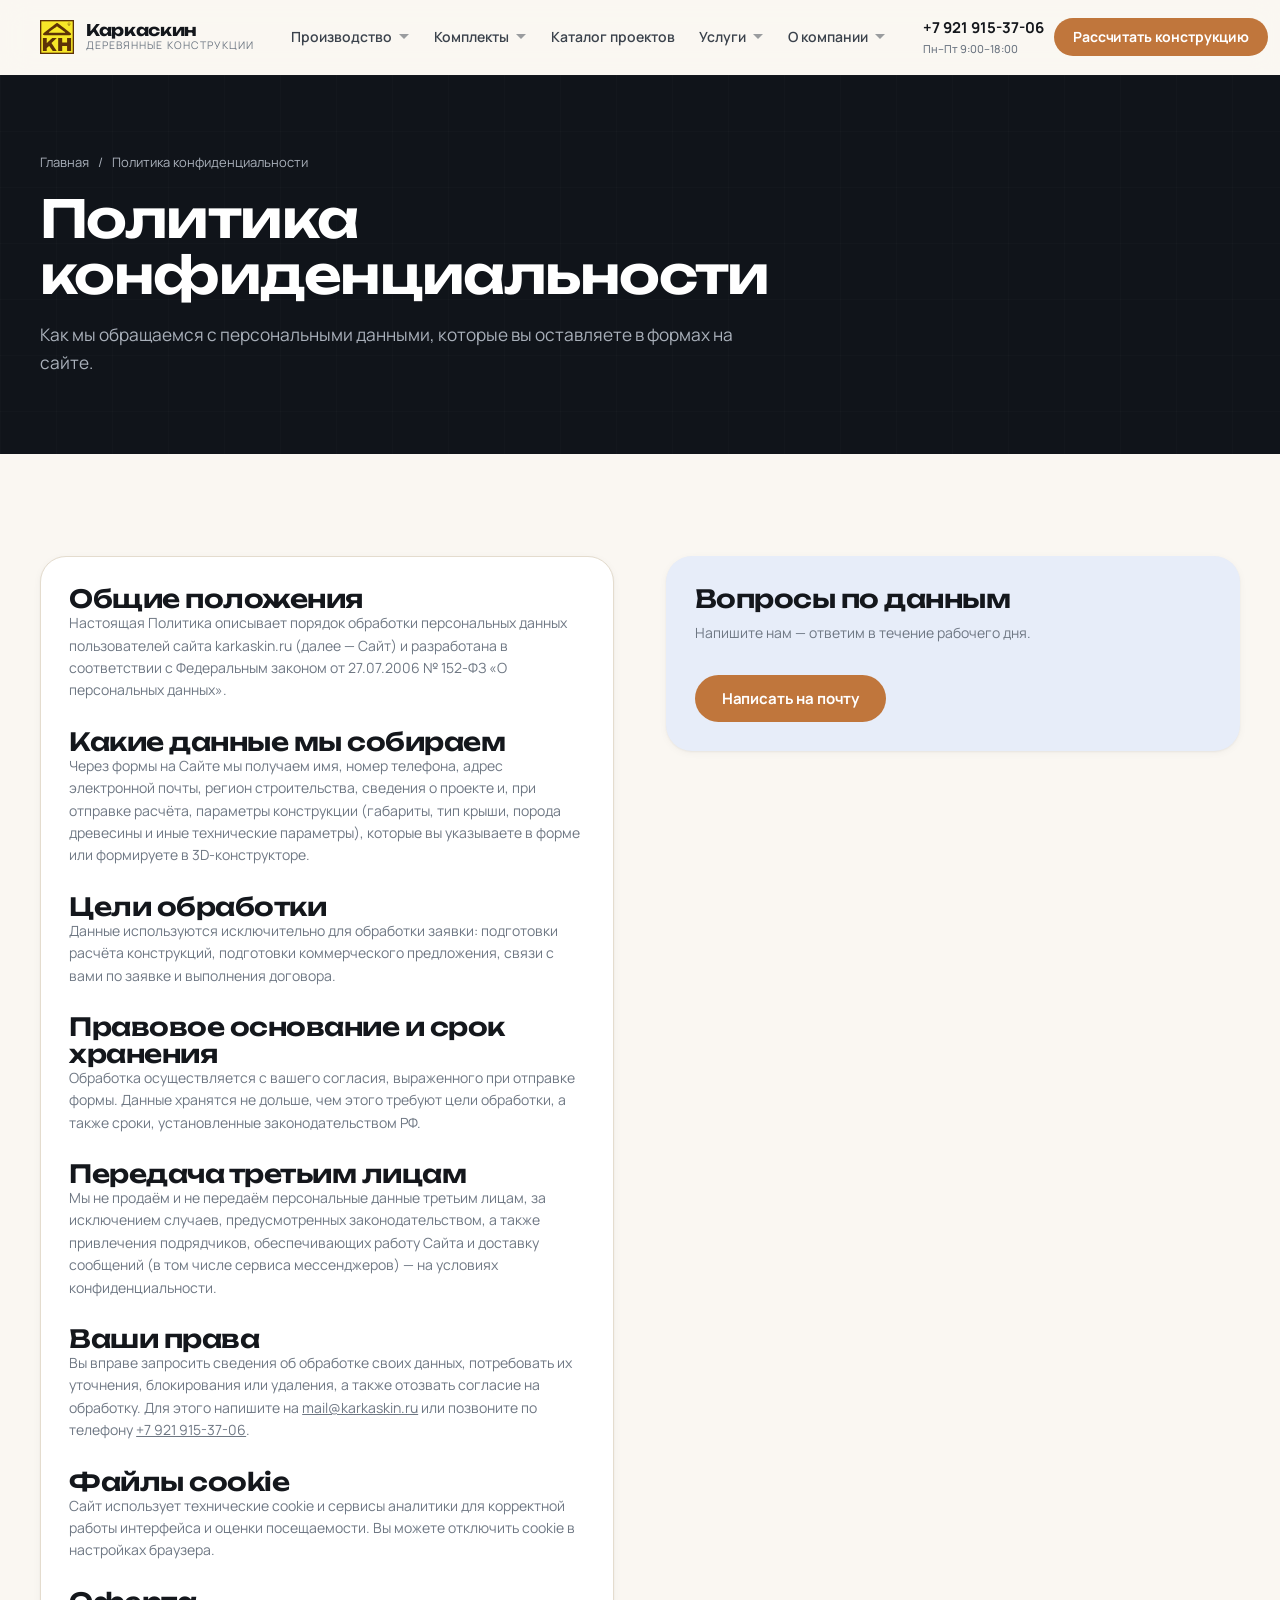
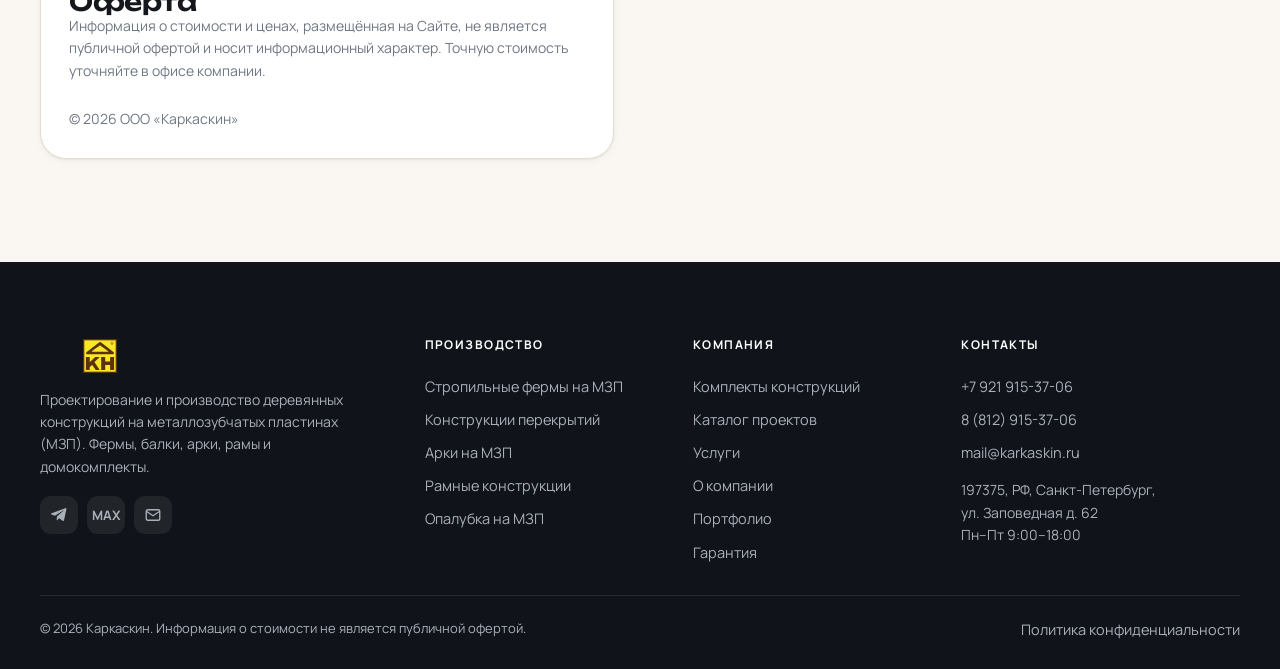
<file: privacy/index.html>
<!DOCTYPE html>
<html lang="ru">
<head>
<meta charset="UTF-8">
<meta name="viewport" content="width=device-width, initial-scale=1">
<title>Политика конфиденциальности — Каркаскин</title>
<meta name="description" content="Политика обработки персональных данных и конфиденциальности ООО Каркаскин.">
<meta property="og:title" content="Политика конфиденциальности — Каркаскин">
<meta property="og:description" content="Политика обработки персональных данных и конфиденциальности ООО Каркаскин.">
<meta property="og:type" content="website">
<link rel="icon" href="../assets/img/brand/kn.svg">
<link rel="preconnect" href="https://fonts.googleapis.com">
<link rel="preconnect" href="https://fonts.gstatic.com" crossorigin>
<link href="https://fonts.googleapis.com/css2?family=Manrope:wght@400;500;600;700;800&family=Unbounded:wght@400;500;600;700&display=swap" rel="stylesheet">
<link rel="stylesheet" href="../assets/css/style.css">
<script type="importmap">
{ "imports": { "three": "../assets/vendor/three.module.js", "three/addons/": "../assets/vendor/" } }
</script>
</head>
<body>
<header class="header">
  <div class="container header__in">
    <a class="brand" href="../">
      <img class="brand__logo" src="../assets/img/brand/kn.svg" alt="Каркаскин" width="120" height="34">
      <span class="brand__txt">
        <span class="brand__name">Каркаскин</span>
        <span class="brand__sub">Деревянные конструкции</span>
      </span>
    </a>

    <nav class="nav">
      <div class="nav__item has-dd">
        <a class="nav__link" href="../production/">Производство <svg class="nav__caret" viewBox="0 0 12 8"><path fill="currentColor" d="M1 1l5 5 5-5"/></svg></a>
        <div class="dropdown">
          <a href="../production/">Обзор производства<span>Что и как мы изготавливаем</span></a>
          <a href="../production/#trusses">Стропильные фермы на МЗП<span>6 типов конструкций</span></a>
          <a href="../production/#floors">Конструкции перекрытий<span>Балки МДК, Posi-балки, стропила</span></a>
          <a href="../production/#arches">Арки на МЗП<span>Арочные конструкции</span></a>
          <a href="../production/#frames">Рамные конструкции<span>Рамы и полурамы</span></a>
          <a href="../production/#formwork">Опалубка на МЗП<span>Оснастка и формы</span></a>
        </div>
      </div>
      <div class="nav__item has-dd">
        <a class="nav__link" href="../kits/">Комплекты <svg class="nav__caret" viewBox="0 0 12 8"><path fill="currentColor" d="M1 1l5 5 5-5"/></svg></a>
        <div class="dropdown">
          <a href="../kits/">Все комплекты<span>Готовые решения под ключ</span></a>
          <a href="../kits/#gable">Двускатная крыша<span>Классическая двускатная конструкция</span></a>
          <a href="../kits/#gable-eaves">Двускатная с фронтонными свесами<span>С выносными свесами</span></a>
          <a href="../kits/#hip">Вальмовая крыша<span>Скаты с четырёх сторон</span></a>
          <a href="../kits/#mansard">Мансардная крыша<span>Треугольная мансарда</span></a>
          <a href="../kits/#barn">Барнхаус<span>Рамные конструкции</span></a>
          <a href="../kits/#halframes">Полурамы на МЗП<span>Для вальмовых и сложных крыш</span></a>
        </div>
      </div>
      <div class="nav__item"><a class="nav__link" href="../catalog/">Каталог проектов</a></div>
      <div class="nav__item has-dd">
        <a class="nav__link" href="../services/">Услуги <svg class="nav__caret" viewBox="0 0 12 8"><path fill="currentColor" d="M1 1l5 5 5-5"/></svg></a>
        <div class="dropdown">
          <a href="../services/">Обзор услуг<span>Проектирование и сопровождение</span></a>
          <a href="../services/#structures">Проектирование деревянных конструкций<span>Расчёт КМ, узлы, спецификации</span></a>
          <a href="../services/#houses">Проектирование домов<span>Эскиз, планы, конструктив</span></a>
        </div>
      </div>
      <div class="nav__item has-dd">
        <a class="nav__link" href="../about/">О компании <svg class="nav__caret" viewBox="0 0 12 8"><path fill="currentColor" d="M1 1l5 5 5-5"/></svg></a>
        <div class="dropdown">
          <a href="../about/">О компании<span>Кто мы и как работаем</span></a>
          <a href="../about/portfolio.html">Портфолио<span>Наши работы и объекты</span></a>
          <a href="../about/guarantee.html">Гарантия<span>Условия работы</span></a>
          <a href="../contacts/">Контакты<span>Схема проезда и заявка</span></a>
        </div>
      </div>
    </nav>

    <div class="header__actions">
      <a class="header__phone" href="tel:+79219153706">+7 921 915-37-06<span>Пн–Пт 9:00–18:00</span></a>
      <a class="btn btn--wood btn--sm" href="#constructor">Рассчитать конструкцию</a>
      <button class="burger" aria-label="Меню"><span></span></button>
    </div>
  </div>
</header>
<section class="pagehead">
  <div class="container">
    <div class="crumbs"><a href="../">Главная</a> / <span>Политика конфиденциальности</span></div>
    <h1 class="h-1">Политика конфиденциальности</h1>
    <p class="lead">Как мы обращаемся с персональными данными, которые вы оставляете в формах на сайте.</p>
  </div>
</section>

<section class="section">
  <div class="container">
    <div class="split" style="align-items:start">
      <div class="card" style="max-width:820px">
        <h3 class="h-3">Общие положения</h3>
        <p class="small muted">Настоящая Политика описывает порядок обработки персональных данных пользователей сайта karkaskin.ru
          (далее — Сайт) и разработана в соответствии с Федеральным законом от 27.07.2006 № 152-ФЗ «О персональных данных».</p>

        <h3 class="h-3" style="margin-top:26px">Какие данные мы собираем</h3>
        <p class="small muted">Через формы на Сайте мы получаем имя, номер телефона, адрес электронной почты, регион строительства,
          сведения о проекте и, при отправке расчёта, параметры конструкции (габариты, тип крыши, порода древесины и иные
          технические параметры), которые вы указываете в форме или формируете в 3D-конструкторе.</p>

        <h3 class="h-3" style="margin-top:26px">Цели обработки</h3>
        <p class="small muted">Данные используются исключительно для обработки заявки: подготовки расчёта конструкций,
          подготовки коммерческого предложения, связи с вами по заявке и выполнения договора.</p>

        <h3 class="h-3" style="margin-top:26px">Правовое основание и срок хранения</h3>
        <p class="small muted">Обработка осуществляется с вашего согласия, выраженного при отправке формы.
          Данные хранятся не дольше, чем этого требуют цели обработки, а также сроки, установленные законодательством РФ.</p>

        <h3 class="h-3" style="margin-top:26px">Передача третьим лицам</h3>
        <p class="small muted">Мы не продаём и не передаём персональные данные третьим лицам, за исключением случаев,
          предусмотренных законодательством, а также привлечения подрядчиков, обеспечивающих работу Сайта
          и доставку сообщений (в том числе сервиса мессенджеров) — на условиях конфиденциальности.</p>

        <h3 class="h-3" style="margin-top:26px">Ваши права</h3>
        <p class="small muted">Вы вправе запросить сведения об обработке своих данных, потребовать их уточнения,
          блокирования или удаления, а также отозвать согласие на обработку. Для этого напишите на
          <a href="mailto:mail@karkaskin.ru" style="text-decoration:underline">mail@karkaskin.ru</a> или позвоните
          по телефону <a href="tel:+79219153706" style="text-decoration:underline">+7 921 915-37-06</a>.</p>

        <h3 class="h-3" style="margin-top:26px">Файлы cookie</h3>
        <p class="small muted">Сайт использует технические cookie и сервисы аналитики для корректной работы интерфейса
          и оценки посещаемости. Вы можете отключить cookie в настройках браузера.</p>

        <h3 class="h-3" style="margin-top:26px">Оферта</h3>
        <p class="small muted">Информация о стоимости и ценах, размещённая на Сайте, не является публичной офертой
          и носит информационный характер. Точную стоимость уточняйте в офисе компании.</p>

        <p class="small muted" style="margin-top:26px">© <span data-year>2026</span> ООО «Каркаскин»</p>
      </div>
      <div>
        <div class="card" style="background:var(--navy-soft);border-color:transparent">
          <h3 class="h-3">Вопросы по данным</h3>
          <p class="small muted" style="margin-top:10px">Напишите нам — ответим в течение рабочего дня.</p>
          <a class="btn btn--wood" style="margin-top:16px" href="mailto:mail@karkaskin.ru">Написать на почту</a>
        </div>
      </div>
    </div>
  </div>
</section>
<footer class="footer">
  <div class="container">
    <div class="footer__grid">
      <div>
        <img class="footer__logo" src="../assets/img/brand/kn.svg" alt="Каркаскин" width="120" height="34">
        <p class="footer__about">Проектирование и производство деревянных конструкций на металлозубчатых пластинах (МЗП). Фермы, балки, арки, рамы и домокомплекты.</p>
        <div class="social">
          <a href="http://t.me/Karkaskin_spb" target="_blank" rel="noopener" aria-label="Telegram"><svg viewBox="0 0 24 24" fill="currentColor"><path d="M21.9 4.3L18.7 19c-.2 1-.9 1.3-1.8.8l-4.7-3.5-2.3 2.2c-.3.3-.5.5-1 .5l.4-4.9 8.9-8c.4-.3-.1-.5-.6-.2L6.6 12.9 2 11.3c-1-.3-1-1 .2-1.5l18-6.9c.8-.3 1.5.2 1.7 1.4z"/></svg></a>
          <a href="https://max.ru/u/f9LHodD0cOK1lO4Oa-GV6ywvk-eWFjMYLdY9VHFgPA9asbi6qqAewZuiCBw" target="_blank" rel="noopener" aria-label="MAX"><b style="font-size:13px">MAX</b></a>
          <a href="mailto:mail@karkaskin.ru" aria-label="E-mail"><svg viewBox="0 0 24 24" fill="none" stroke="currentColor" stroke-width="1.8"><rect x="3" y="5" width="18" height="14" rx="2"/><path d="M3 7l9 6 9-6"/></svg></a>
        </div>
      </div>
      <div>
        <h5>Производство</h5>
        <a href="../production/#trusses">Стропильные фермы на МЗП</a>
        <a href="../production/#floors">Конструкции перекрытий</a>
        <a href="../production/#arches">Арки на МЗП</a>
        <a href="../production/#frames">Рамные конструкции</a>
        <a href="../production/#formwork">Опалубка на МЗП</a>
      </div>
      <div>
        <h5>Компания</h5>
        <a href="../kits/">Комплекты конструкций</a>
        <a href="../catalog/">Каталог проектов</a>
        <a href="../services/">Услуги</a>
        <a href="../about/">О компании</a>
        <a href="../about/portfolio.html">Портфолио</a>
        <a href="../about/guarantee.html">Гарантия</a>
      </div>
      <div>
        <h5>Контакты</h5>
        <a href="tel:+79219153706">+7 921 915-37-06</a>
        <a href="tel:+78129153706">8 (812) 915-37-06</a>
        <a href="mailto:mail@karkaskin.ru">mail@karkaskin.ru</a>
        <p class="footer__about" style="margin-top:10px">197375, РФ, Санкт-Петербург,<br>ул. Заповедная д. 62<br>Пн–Пт 9:00–18:00</p>
      </div>
    </div>
    <div class="footer__bot">
      <span>© <span data-year>2026</span> Каркаскин. Информация о стоимости не является публичной офертой.</span>
      <span><a href="../privacy/" style="display:inline">Политика конфиденциальности</a></span>
    </div>
  </div>
</footer>
<script type="module" src="../assets/js/app.js"></script>

</body>
</html>
</file>
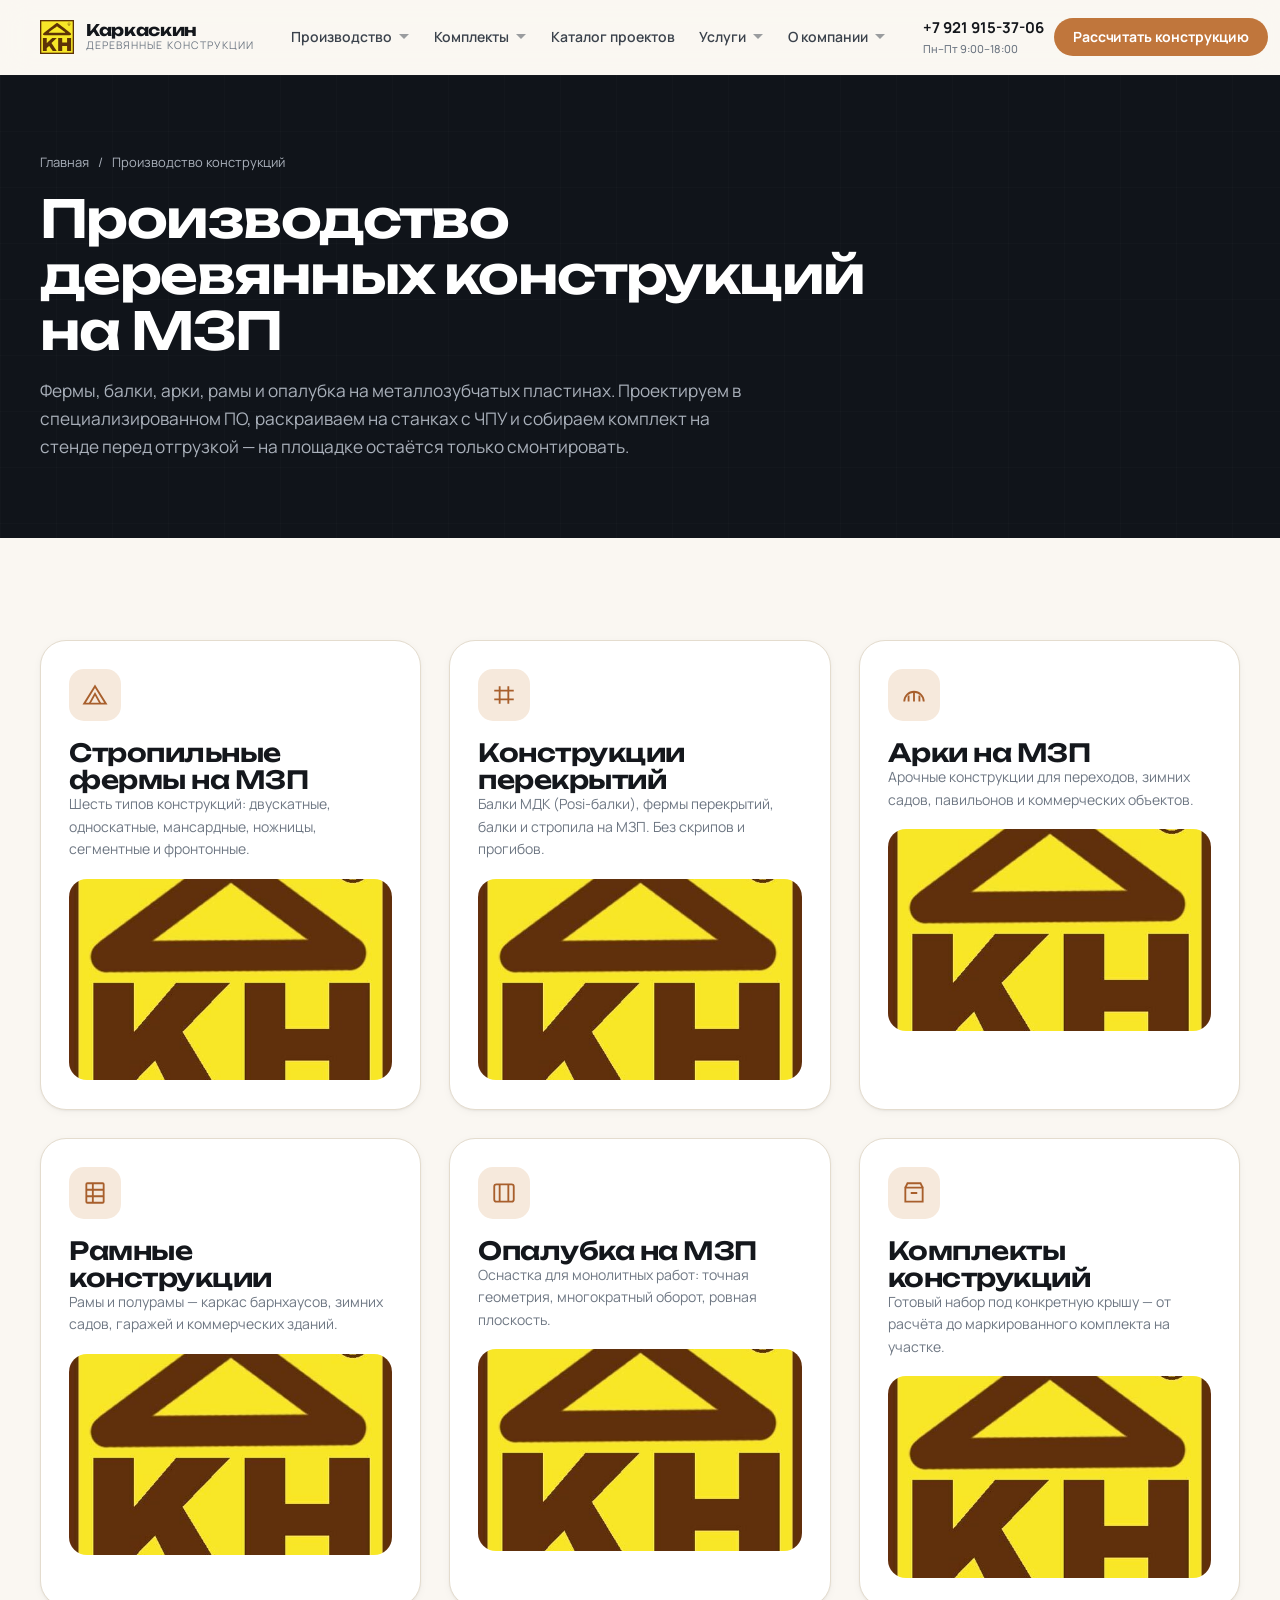
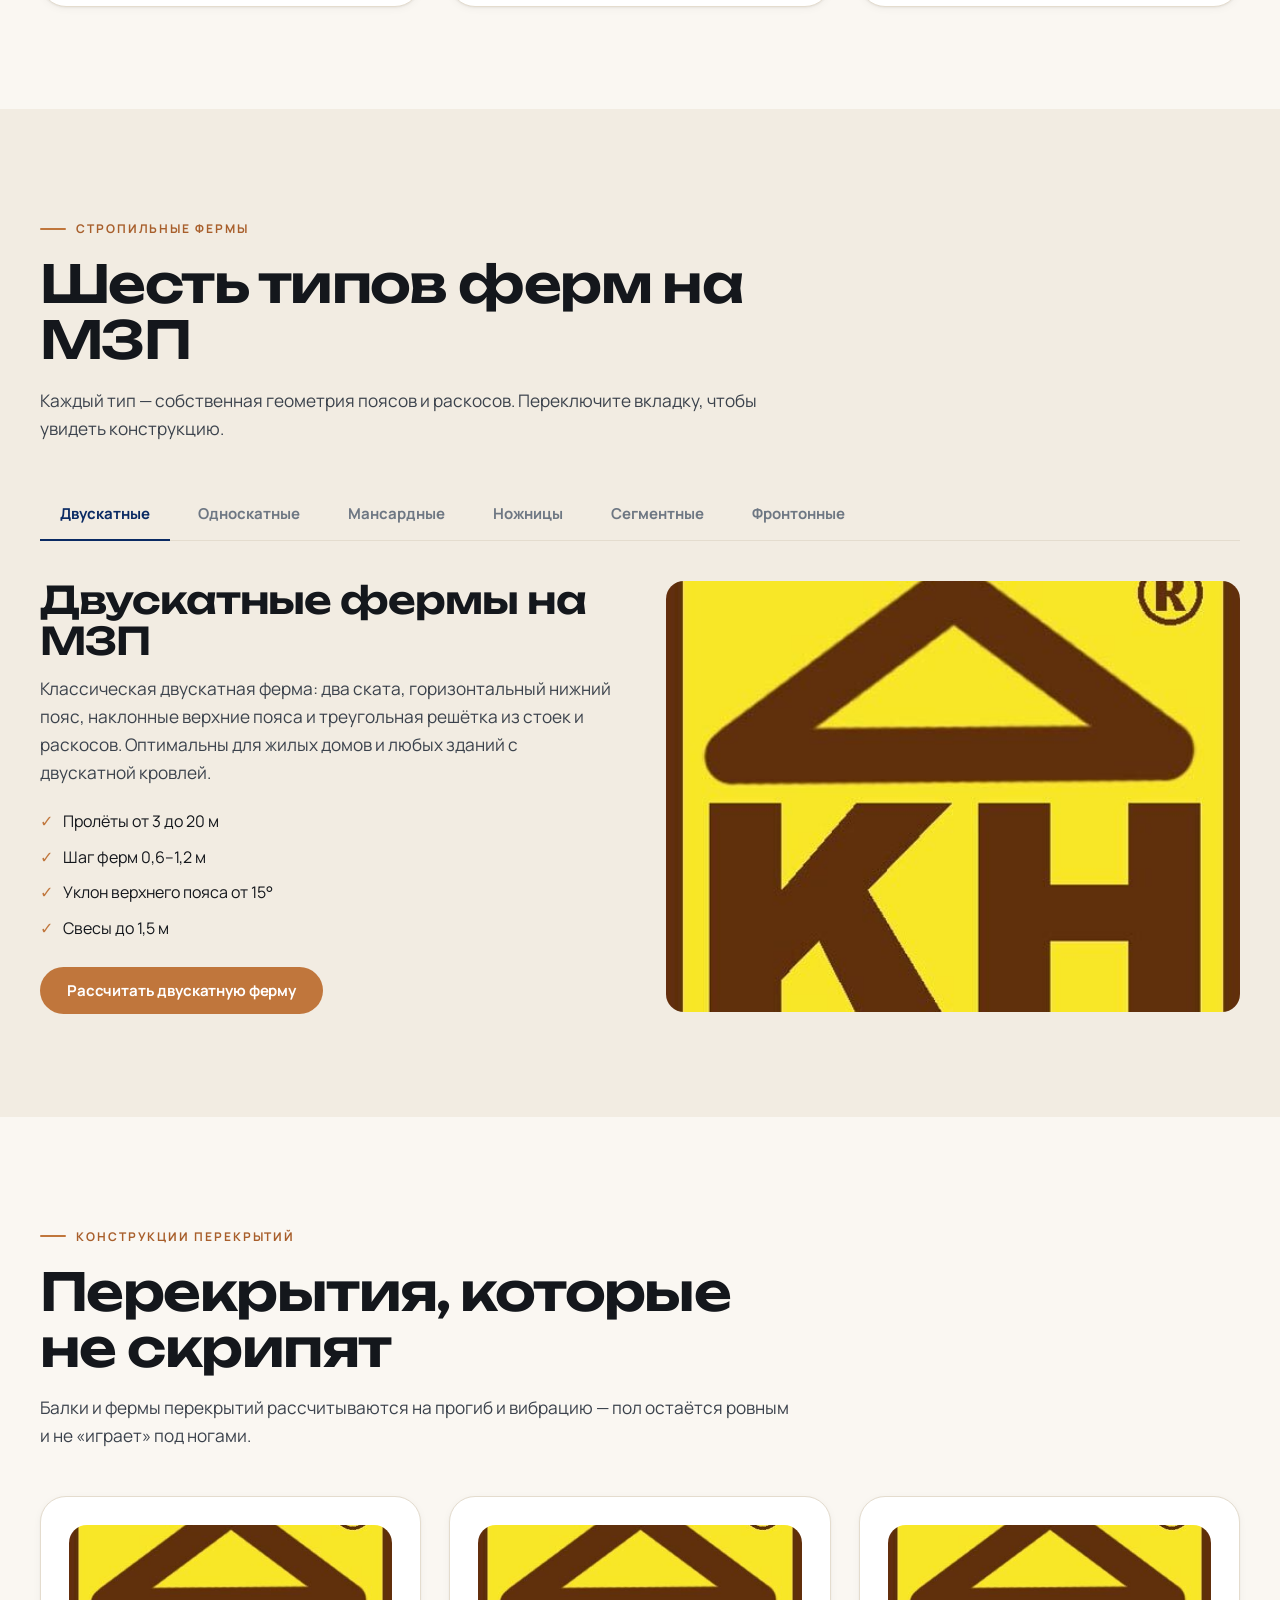
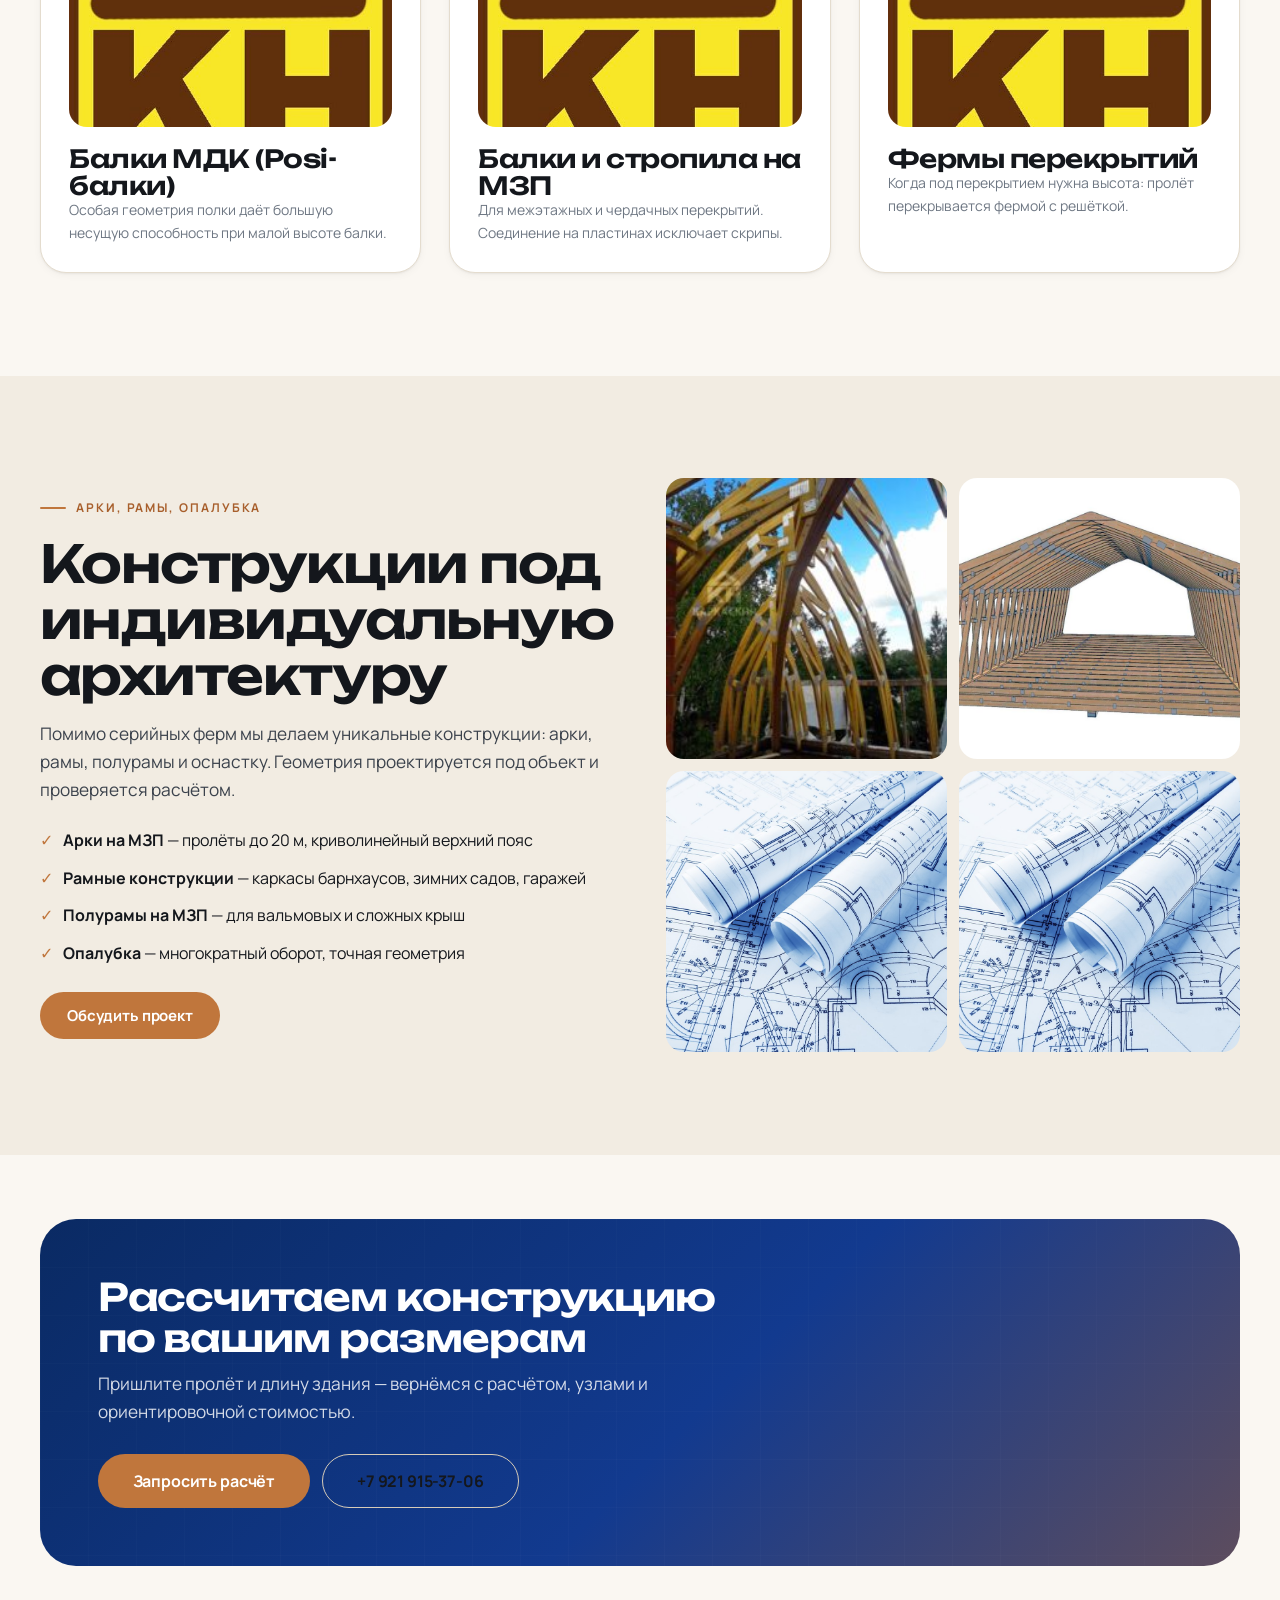
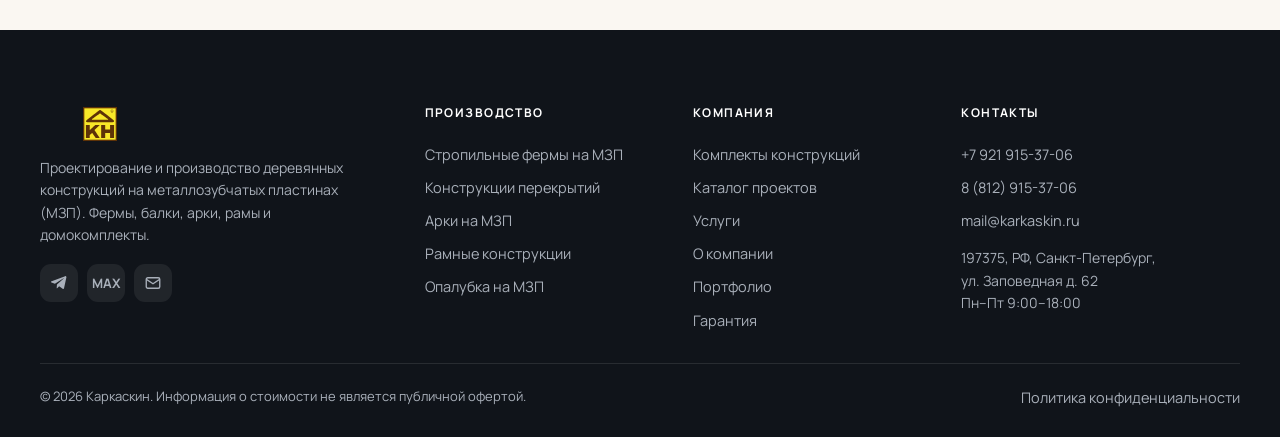
<file: production/index.html>
<!DOCTYPE html>
<html lang="ru">
<head>
<meta charset="UTF-8">
<meta name="viewport" content="width=device-width, initial-scale=1">
<title>Производство деревянных конструкций на МЗП — Каркаскин</title>
<meta name="description" content="Стропильные фермы, балки перекрытий, арки, рамы и опалубка на металлозубчатых пластинах. Заводское производство в Санкт-Петербурге.">
<meta property="og:title" content="Производство деревянных конструкций на МЗП — Каркаскин">
<meta property="og:description" content="Стропильные фермы, балки перекрытий, арки, рамы и опалубка на металлозубчатых пластинах. Заводское производство в Санкт-Петербурге.">
<meta property="og:type" content="website">
<link rel="icon" href="../assets/img/brand/kn.svg">
<link rel="preconnect" href="https://fonts.googleapis.com">
<link rel="preconnect" href="https://fonts.gstatic.com" crossorigin>
<link href="https://fonts.googleapis.com/css2?family=Manrope:wght@400;500;600;700;800&family=Unbounded:wght@400;500;600;700&display=swap" rel="stylesheet">
<link rel="stylesheet" href="../assets/css/style.css">
<script type="importmap">
{ "imports": { "three": "../assets/vendor/three.module.js", "three/addons/": "../assets/vendor/" } }
</script>
</head>
<body>
<header class="header">
  <div class="container header__in">
    <a class="brand" href="../">
      <img class="brand__logo" src="../assets/img/brand/kn.svg" alt="Каркаскин" width="120" height="34">
      <span class="brand__txt">
        <span class="brand__name">Каркаскин</span>
        <span class="brand__sub">Деревянные конструкции</span>
      </span>
    </a>

    <nav class="nav">
      <div class="nav__item has-dd">
        <a class="nav__link" href="../production/">Производство <svg class="nav__caret" viewBox="0 0 12 8"><path fill="currentColor" d="M1 1l5 5 5-5"/></svg></a>
        <div class="dropdown">
          <a href="../production/">Обзор производства<span>Что и как мы изготавливаем</span></a>
          <a href="../production/#trusses">Стропильные фермы на МЗП<span>6 типов конструкций</span></a>
          <a href="../production/#floors">Конструкции перекрытий<span>Балки МДК, Posi-балки, стропила</span></a>
          <a href="../production/#arches">Арки на МЗП<span>Арочные конструкции</span></a>
          <a href="../production/#frames">Рамные конструкции<span>Рамы и полурамы</span></a>
          <a href="../production/#formwork">Опалубка на МЗП<span>Оснастка и формы</span></a>
        </div>
      </div>
      <div class="nav__item has-dd">
        <a class="nav__link" href="../kits/">Комплекты <svg class="nav__caret" viewBox="0 0 12 8"><path fill="currentColor" d="M1 1l5 5 5-5"/></svg></a>
        <div class="dropdown">
          <a href="../kits/">Все комплекты<span>Готовые решения под ключ</span></a>
          <a href="../kits/#gable">Двускатная крыша<span>Классическая двускатная конструкция</span></a>
          <a href="../kits/#gable-eaves">Двускатная с фронтонными свесами<span>С выносными свесами</span></a>
          <a href="../kits/#hip">Вальмовая крыша<span>Скаты с четырёх сторон</span></a>
          <a href="../kits/#mansard">Мансардная крыша<span>Треугольная мансарда</span></a>
          <a href="../kits/#barn">Барнхаус<span>Рамные конструкции</span></a>
          <a href="../kits/#halframes">Полурамы на МЗП<span>Для вальмовых и сложных крыш</span></a>
        </div>
      </div>
      <div class="nav__item"><a class="nav__link" href="../catalog/">Каталог проектов</a></div>
      <div class="nav__item has-dd">
        <a class="nav__link" href="../services/">Услуги <svg class="nav__caret" viewBox="0 0 12 8"><path fill="currentColor" d="M1 1l5 5 5-5"/></svg></a>
        <div class="dropdown">
          <a href="../services/">Обзор услуг<span>Проектирование и сопровождение</span></a>
          <a href="../services/#structures">Проектирование деревянных конструкций<span>Расчёт КМ, узлы, спецификации</span></a>
          <a href="../services/#houses">Проектирование домов<span>Эскиз, планы, конструктив</span></a>
        </div>
      </div>
      <div class="nav__item has-dd">
        <a class="nav__link" href="../about/">О компании <svg class="nav__caret" viewBox="0 0 12 8"><path fill="currentColor" d="M1 1l5 5 5-5"/></svg></a>
        <div class="dropdown">
          <a href="../about/">О компании<span>Кто мы и как работаем</span></a>
          <a href="../about/portfolio.html">Портфолио<span>Наши работы и объекты</span></a>
          <a href="../about/guarantee.html">Гарантия<span>Условия работы</span></a>
          <a href="../contacts/">Контакты<span>Схема проезда и заявка</span></a>
        </div>
      </div>
    </nav>

    <div class="header__actions">
      <a class="header__phone" href="tel:+79219153706">+7 921 915-37-06<span>Пн–Пт 9:00–18:00</span></a>
      <a class="btn btn--wood btn--sm" href="#constructor">Рассчитать конструкцию</a>
      <button class="burger" aria-label="Меню"><span></span></button>
    </div>
  </div>
</header>
<section class="pagehead">
  <div class="container">
    <div class="crumbs"><a href="../">Главная</a> / <span>Производство конструкций</span></div>
    <h1 class="h-1">Производство деревянных конструкций на МЗП</h1>
    <p class="lead">Фермы, балки, арки, рамы и опалубка на металлозубчатых пластинах. Проектируем в специализированном ПО,
      раскраиваем на станках с ЧПУ и собираем комплект на стенде перед отгрузкой — на площадке остаётся только смонтировать.</p>
  </div>
</section>

<section class="section">
  <div class="container">
    <div class="grid g-3">
      <a class="card card--hover reveal" href="#trusses">
        <div class="card__ico"><svg viewBox="0 0 24 24" fill="none" stroke="currentColor" stroke-width="1.7"><path d="M2 20h20L12 4 2 20z"/><path d="M7 20L12 11l5 9"/></svg></div>
        <h3 class="h-3">Стропильные фермы на МЗП</h3>
        <p class="small muted">Шесть типов конструкций: двускатные, односкатные, мансардные, ножницы, сегментные и фронтонные.</p>
        <div class="media media--hover" style="margin-top:18px;aspect-ratio:16/10"><img src="../assets/img/fermy/fermy-01.jpg" alt="Стропильные фермы на МЗП" loading="lazy"></div>
      </a>
      <a class="card card--hover reveal" href="#floors">
        <div class="card__ico"><svg viewBox="0 0 24 24" fill="none" stroke="currentColor" stroke-width="1.7"><path d="M3 8h18M3 16h18M8 4v16M16 4v16"/></svg></div>
        <h3 class="h-3">Конструкции перекрытий</h3>
        <p class="small muted">Балки МДК (Posi-балки), фермы перекрытий, балки и стропила на МЗП. Без скрипов и прогибов.</p>
        <div class="media media--hover" style="margin-top:18px;aspect-ratio:16/10"><img src="../assets/img/perekrytiya/perekrytiya-01.jpg" alt="Конструкции перекрытий" loading="lazy"></div>
      </a>
      <a class="card card--hover reveal" href="#arches">
        <div class="card__ico"><svg viewBox="0 0 24 24" fill="none" stroke="currentColor" stroke-width="1.7"><path d="M3 18a9 9 0 0 1 18 0"/><path d="M12 9v9M7 12.5v5.5M17 12.5v5.5"/></svg></div>
        <h3 class="h-3">Арки на МЗП</h3>
        <p class="small muted">Арочные конструкции для переходов, зимних садов, павильонов и коммерческих объектов.</p>
        <div class="media media--hover" style="margin-top:18px;aspect-ratio:16/10"><img src="../assets/img/arki/arki-01.jpg" alt="Арки на МЗП" loading="lazy"></div>
      </a>
      <a class="card card--hover reveal" href="#frames">
        <div class="card__ico"><svg viewBox="0 0 24 24" fill="none" stroke="currentColor" stroke-width="1.7"><rect x="4" y="3" width="16" height="18" rx="1"/><path d="M4 9h16M4 15h16M10 3v18"/></svg></div>
        <h3 class="h-3">Рамные конструкции</h3>
        <p class="small muted">Рамы и полурамы — каркас барнхаусов, зимних садов, гаражей и коммерческих зданий.</p>
        <div class="media media--hover" style="margin-top:18px;aspect-ratio:16/10"><img src="../assets/img/ramy/ramy-01.jpg" alt="Рамные конструкции" loading="lazy"></div>
      </a>
      <a class="card card--hover reveal" href="#formwork">
        <div class="card__ico"><svg viewBox="0 0 24 24" fill="none" stroke="currentColor" stroke-width="1.7"><rect x="3" y="4" width="18" height="16" rx="2"/><path d="M8 4v16M16 4v16"/></svg></div>
        <h3 class="h-3">Опалубка на МЗП</h3>
        <p class="small muted">Оснастка для монолитных работ: точная геометрия, многократный оборот, ровная плоскость.</p>
        <div class="media media--hover" style="margin-top:18px;aspect-ratio:16/10"><img src="../assets/img/opalubka/opalubka-01.jpg" alt="Опалубка на МЗП" loading="lazy"></div>
      </a>
      <a class="card card--hover reveal" href="../kits/">
        <div class="card__ico"><svg viewBox="0 0 24 24" fill="none" stroke="currentColor" stroke-width="1.7"><path d="M4 7h16v13H4z"/><path d="M4 7l2-4h12l2 4M9 12h6"/></svg></div>
        <h3 class="h-3">Комплекты конструкций</h3>
        <p class="small muted">Готовый набор под конкретную крышу — от расчёта до маркированного комплекта на участке.</p>
        <div class="media media--hover" style="margin-top:18px;aspect-ratio:16/10"><img src="../assets/img/komplekty/komplekty-01.jpg" alt="Комплекты конструкций" loading="lazy"></div>
      </a>
    </div>
  </div>
</section>

<section class="section section--paper2" id="trusses">
  <div class="container">
    <div class="sec-head">
      <div class="eyebrow">Стропильные фермы</div>
      <h2 class="h-1">Шесть типов ферм на МЗП</h2>
      <p class="lead">Каждый тип — собственная геометрия поясов и раскосов. Переключите вкладку, чтобы увидеть конструкцию.</p>
    </div>
    <div data-tabs>
      <div class="tabs">
        <button class="is-active" data-tab="dvux">Двускатные</button>
        <button data-tab="odno">Односкатные</button>
        <button data-tab="mansard">Мансардные</button>
        <button data-tab="nozh">Ножницы</button>
        <button data-tab="segment">Сегментные</button>
        <button data-tab="fronton">Фронтонные</button>
      </div>

      <div class="tab-panel is-active" data-panel="dvux">
        <div class="split">
          <div>
            <h3 class="h-2">Двускатные фермы на МЗП</h3>
            <p class="lead" style="margin-top:14px">Классическая двускатная ферма: два ската, горизонтальный нижний пояс,
              наклонные верхние пояса и треугольная решётка из стоек и раскосов. Оптимальны для жилых домов
              и любых зданий с двускатной кровлей.</p>
            <ul class="grid" style="gap:10px;margin-top:22px">
              <li style="display:flex;gap:10px"><span style="color:var(--wood);font-weight:800">✓</span>Пролёты от 3 до 20 м</li>
              <li style="display:flex;gap:10px"><span style="color:var(--wood);font-weight:800">✓</span>Шаг ферм 0,6–1,2 м</li>
              <li style="display:flex;gap:10px"><span style="color:var(--wood);font-weight:800">✓</span>Уклон верхнего пояса от 15°</li>
              <li style="display:flex;gap:10px"><span style="color:var(--wood);font-weight:800">✓</span>Свесы до 1,5 м</li>
            </ul>
            <a class="btn btn--wood" style="margin-top:26px" href="../contacts/">Рассчитать двускатную ферму</a>
          </div>
          <div class="media" style="aspect-ratio:4/3"><img src="../assets/img/fermy-dvuxskatnye/fermy-dvuxskatnye-01.jpg" alt="Двускатные фермы на МЗП" loading="lazy"></div>
        </div>
      </div>

      <div class="tab-panel" data-panel="odno">
        <div class="split">
          <div>
            <h3 class="h-2">Односкатные фермы на МЗП</h3>
            <p class="lead" style="margin-top:14px">Один скат — решение для пристроек, гаражей и зданий
              с несимметричной планировкой. Позволяют вписать дом в сложный рельеф.</p>
            <ul class="grid" style="gap:10px;margin-top:22px">
              <li style="display:flex;gap:10px"><span style="color:var(--wood);font-weight:800">✓</span>Переменный уклон по скату</li>
              <li style="display:flex;gap:10px"><span style="color:var(--wood);font-weight:800">✓</span>Простая геометрия узлов</li>
              <li style="display:flex;gap:10px"><span style="color:var(--wood);font-weight:800">✓</span>Меньше металла на единицу площади</li>
            </ul>
            <a class="btn btn--wood" style="margin-top:26px" href="../contacts/">Рассчитать односкатную ферму</a>
          </div>
          <div class="media" style="aspect-ratio:4/3"><img src="../assets/img/fermy-odnoskatnye/fermy-odnoskatnye-01.jpg" alt="Односкатные фермы на МЗП" loading="lazy"></div>
        </div>
      </div>

      <div class="tab-panel" data-panel="mansard">
        <div class="split">
          <div>
            <h3 class="h-2">Мансардные фермы на МЗП</h3>
            <p class="lead" style="margin-top:14px">Излом пояса: крутой нижний скат и пологий верхний.
              Такая геометрия даёт полезную площадь мансарды и работает на сложных объёмах.</p>
            <ul class="grid" style="gap:10px;margin-top:22px">
              <li style="display:flex;gap:10px"><span style="color:var(--wood);font-weight:800">✓</span>Два уклона в одном поясе</li>
              <li style="display:flex;gap:10px"><span style="color:var(--wood);font-weight:800">✓</span>Треугольная мансардная схема</li>
              <li style="display:flex;gap:10px"><span style="color:var(--wood);font-weight:800">✓</span>Индивидуальный узел излома</li>
            </ul>
            <a class="btn btn--wood" style="margin-top:26px" href="../contacts/">Рассчитать мансардную ферму</a>
          </div>
          <div class="media" style="aspect-ratio:4/3"><img src="../assets/img/fermy-mansardnye/fermy-mansardnye-01.jpg" alt="Мансардные фермы на МЗП" loading="lazy"></div>
        </div>
      </div>

      <div class="tab-panel" data-panel="nozh">
        <div class="split">
          <div>
            <h3 class="h-2">Фермы-ножницы на МЗП</h3>
            <p class="lead" style="margin-top:14px">Раскосы идут от нижнего пояса к верхнему «вразножку».
              Конструкция даёт открытое пространство без сжимающих стоек — для открытых интерьеров.</p>
            <ul class="grid" style="gap:10px;margin-top:22px">
              <li style="display:flex;gap:10px"><span style="color:var(--wood);font-weight:800">✓</span>Свободная планировка этажа</li>
              <li style="display:flex;gap:10px"><span style="color:var(--wood);font-weight:800">✓</span>Равномерное распределение нагрузки</li>
            </ul>
            <a class="btn btn--wood" style="margin-top:26px" href="../contacts/">Рассчитать ферму-ножницы</a>
          </div>
          <div class="media" style="aspect-ratio:4/3"><img src="../assets/img/fermy-noschnicy/fermy-noschnicy-01.jpg" alt="Фермы-ножницы на МЗП" loading="lazy"></div>
        </div>
      </div>

      <div class="tab-panel" data-panel="segment">
        <div class="split">
          <div>
            <h3 class="h-2">Сегментные фермы на МЗП</h3>
            <p class="lead" style="margin-top:14px">Верхний пояс изогнут по дуге. Применяются для арочных
              и сводчатых кровель, где нужна плавная геометрия и равномерное опирание.</p>
            <ul class="grid" style="gap:10px;margin-top:22px">
              <li style="display:flex;gap:10px"><span style="color:var(--wood);font-weight:800">✓</span>Круговой или параболический верхний пояс</li>
              <li style="display:flex;gap:10px"><span style="color:var(--wood);font-weight:800">✓</span>Большие пролёты без дополнительных опор</li>
            </ul>
            <a class="btn btn--wood" style="margin-top:26px" href="../contacts/">Рассчитать сегментную ферму</a>
          </div>
          <div class="media" style="aspect-ratio:4/3"><img src="../assets/img/fermy-segmentnye/fermy-segmentnye-01.jpg" alt="Сегментные фермы на МЗП" loading="lazy"></div>
        </div>
      </div>

      <div class="tab-panel" data-panel="fronton">
        <div class="split">
          <div>
            <h3 class="h-2">Фронтонные фермы на МЗП</h3>
            <p class="lead" style="margin-top:14px">Устанавливаются по торцам здания и закрывают проём
              слуховых и фронтонных окон. Часто изготавливаются с готовым раскроем под обшивку.</p>
            <ul class="grid" style="gap:10px;margin-top:22px">
              <li style="display:flex;gap:10px"><span style="color:var(--wood);font-weight:800">✓</span>Готовые проёмы под мансардные окна</li>
              <li style="display:flex;gap:10px"><span style="color:var(--wood);font-weight:800">✓</span>Комплектование по проекту</li>
            </ul>
            <a class="btn btn--wood" style="margin-top:26px" href="../contacts/">Рассчитать фронтонные фермы</a>
          </div>
          <div class="media" style="aspect-ratio:4/3"><img src="../assets/img/fermy-frontonnye/fermy-frontonnye-01.jpg" alt="Фронтонные фермы на МЗП" loading="lazy"></div>
        </div>
      </div>
    </div>
  </div>
</section>

<section class="section" id="floors">
  <div class="container">
    <div class="sec-head">
      <div class="eyebrow">Конструкции перекрытий</div>
      <h2 class="h-1">Перекрытия, которые не скрипят</h2>
      <p class="lead">Балки и фермы перекрытий рассчитываются на прогиб и вибрацию — пол остаётся ровным
        и не «играет» под ногами.</p>
    </div>
    <div class="grid g-3">
      <div class="card card--hover reveal">
        <div class="media media--hover" style="aspect-ratio:16/10;margin-bottom:18px"><img src="../assets/img/posi-balki/posi-balki-01.jpg" alt="Балки МДК Posi" loading="lazy"></div>
        <h3 class="h-3">Балки МДК (Posi-балки)</h3>
        <p class="small muted">Особая геометрия полки даёт большую несущую способность при малой высоте балки.</p>
      </div>
      <div class="card card--hover reveal">
        <div class="media media--hover" style="aspect-ratio:16/10;margin-bottom:18px"><img src="../assets/img/balki-stropila/balki-stropila-01.jpg" alt="Балки и стропила на МЗП" loading="lazy"></div>
        <h3 class="h-3">Балки и стропила на МЗП</h3>
        <p class="small muted">Для межэтажных и чердачных перекрытий. Соединение на пластинах исключает скрипы.</p>
      </div>
      <div class="card card--hover reveal">
        <div class="media media--hover" style="aspect-ratio:16/10;margin-bottom:18px"><img src="../assets/img/fermy-perekrytij/fermy-perekrytij-01.jpg" alt="Фермы перекрытий" loading="lazy"></div>
        <h3 class="h-3">Фермы перекрытий</h3>
        <p class="small muted">Когда под перекрытием нужна высота: пролёт перекрывается фермой с решёткой.</p>
      </div>
    </div>
  </div>
</section>

<section class="section section--paper2">
  <div class="container">
    <div class="split">
      <div>
        <div class="eyebrow">Арки, рамы, опалубка</div>
        <h2 class="h-1">Конструкции под индивидуальную архитектуру</h2>
        <p class="lead" style="margin-top:16px">Помимо серийных ферм мы делаем уникальные конструкции: арки, рамы,
          полурамы и оснастку. Геометрия проектируется под объект и проверяется расчётом.</p>
        <ul class="grid" style="gap:12px;margin-top:24px">
          <li style="display:flex;gap:10px"><span style="color:var(--wood);font-weight:800">✓</span><span><b>Арки на МЗП</b> — пролёты до 20 м, криволинейный верхний пояс</span></li>
          <li style="display:flex;gap:10px"><span style="color:var(--wood);font-weight:800">✓</span><span><b>Рамные конструкции</b> — каркасы барнхаусов, зимних садов, гаражей</span></li>
          <li style="display:flex;gap:10px"><span style="color:var(--wood);font-weight:800">✓</span><span><b>Полурамы на МЗП</b> — для вальмовых и сложных крыш</span></li>
          <li style="display:flex;gap:10px"><span style="color:var(--wood);font-weight:800">✓</span><span><b>Опалубка</b> — многократный оборот, точная геометрия</span></li>
        </ul>
        <a class="btn btn--wood" style="margin-top:26px" href="../contacts/">Обсудить проект</a>
      </div>
      <div class="grid g-2" style="gap:12px">
        <div class="media" style="aspect-ratio:1/1"><img src="../assets/img/arki/arki-03.jpg" alt="Арки" loading="lazy"></div>
        <div class="media" style="aspect-ratio:1/1"><img src="../assets/img/ramy/ramy-03.jpg" alt="Рамные конструкции" loading="lazy"></div>
        <div class="media" style="aspect-ratio:1/1"><img src="../assets/img/komplekt-barn/komplekt-barn-02.jpg" alt="Барнхаус" loading="lazy"></div>
        <div class="media" style="aspect-ratio:1/1"><img src="../assets/img/opalubka/opalubka-02.jpg" alt="Опалубка" loading="lazy"></div>
      </div>
    </div>
  </div>
</section>


<section class="section--tight">
  <div class="container">
    <div class="cta-band reveal">
      <div class="cta-band__in">
        <div>
          <h2 class="h-2">Рассчитаем конструкцию по вашим размерам</h2>
          <p class="lead" style="color:rgba(255,255,255,.82);margin-top:12px;max-width:640px">Пришлите пролёт и длину здания — вернёмся с расчётом, узлами и ориентировочной стоимостью.</p>
        </div>
        <div style="display:flex;gap:12px;flex-wrap:wrap">
          <a class="btn btn--wood btn--lg" href="../contacts/">Запросить расчёт</a>
          <a class="btn btn--ghost btn--lg" href="tel:+79219153706">+7 921 915-37-06</a>
        </div>
      </div>
    </div>
  </div>
</section>
<footer class="footer">
  <div class="container">
    <div class="footer__grid">
      <div>
        <img class="footer__logo" src="../assets/img/brand/kn.svg" alt="Каркаскин" width="120" height="34">
        <p class="footer__about">Проектирование и производство деревянных конструкций на металлозубчатых пластинах (МЗП). Фермы, балки, арки, рамы и домокомплекты.</p>
        <div class="social">
          <a href="http://t.me/Karkaskin_spb" target="_blank" rel="noopener" aria-label="Telegram"><svg viewBox="0 0 24 24" fill="currentColor"><path d="M21.9 4.3L18.7 19c-.2 1-.9 1.3-1.8.8l-4.7-3.5-2.3 2.2c-.3.3-.5.5-1 .5l.4-4.9 8.9-8c.4-.3-.1-.5-.6-.2L6.6 12.9 2 11.3c-1-.3-1-1 .2-1.5l18-6.9c.8-.3 1.5.2 1.7 1.4z"/></svg></a>
          <a href="https://max.ru/u/f9LHodD0cOK1lO4Oa-GV6ywvk-eWFjMYLdY9VHFgPA9asbi6qqAewZuiCBw" target="_blank" rel="noopener" aria-label="MAX"><b style="font-size:13px">MAX</b></a>
          <a href="mailto:mail@karkaskin.ru" aria-label="E-mail"><svg viewBox="0 0 24 24" fill="none" stroke="currentColor" stroke-width="1.8"><rect x="3" y="5" width="18" height="14" rx="2"/><path d="M3 7l9 6 9-6"/></svg></a>
        </div>
      </div>
      <div>
        <h5>Производство</h5>
        <a href="../production/#trusses">Стропильные фермы на МЗП</a>
        <a href="../production/#floors">Конструкции перекрытий</a>
        <a href="../production/#arches">Арки на МЗП</a>
        <a href="../production/#frames">Рамные конструкции</a>
        <a href="../production/#formwork">Опалубка на МЗП</a>
      </div>
      <div>
        <h5>Компания</h5>
        <a href="../kits/">Комплекты конструкций</a>
        <a href="../catalog/">Каталог проектов</a>
        <a href="../services/">Услуги</a>
        <a href="../about/">О компании</a>
        <a href="../about/portfolio.html">Портфолио</a>
        <a href="../about/guarantee.html">Гарантия</a>
      </div>
      <div>
        <h5>Контакты</h5>
        <a href="tel:+79219153706">+7 921 915-37-06</a>
        <a href="tel:+78129153706">8 (812) 915-37-06</a>
        <a href="mailto:mail@karkaskin.ru">mail@karkaskin.ru</a>
        <p class="footer__about" style="margin-top:10px">197375, РФ, Санкт-Петербург,<br>ул. Заповедная д. 62<br>Пн–Пт 9:00–18:00</p>
      </div>
    </div>
    <div class="footer__bot">
      <span>© <span data-year>2026</span> Каркаскин. Информация о стоимости не является публичной офертой.</span>
      <span><a href="../privacy/" style="display:inline">Политика конфиденциальности</a></span>
    </div>
  </div>
</footer>
<script type="module" src="../assets/js/app.js"></script>

</body>
</html>
</file>
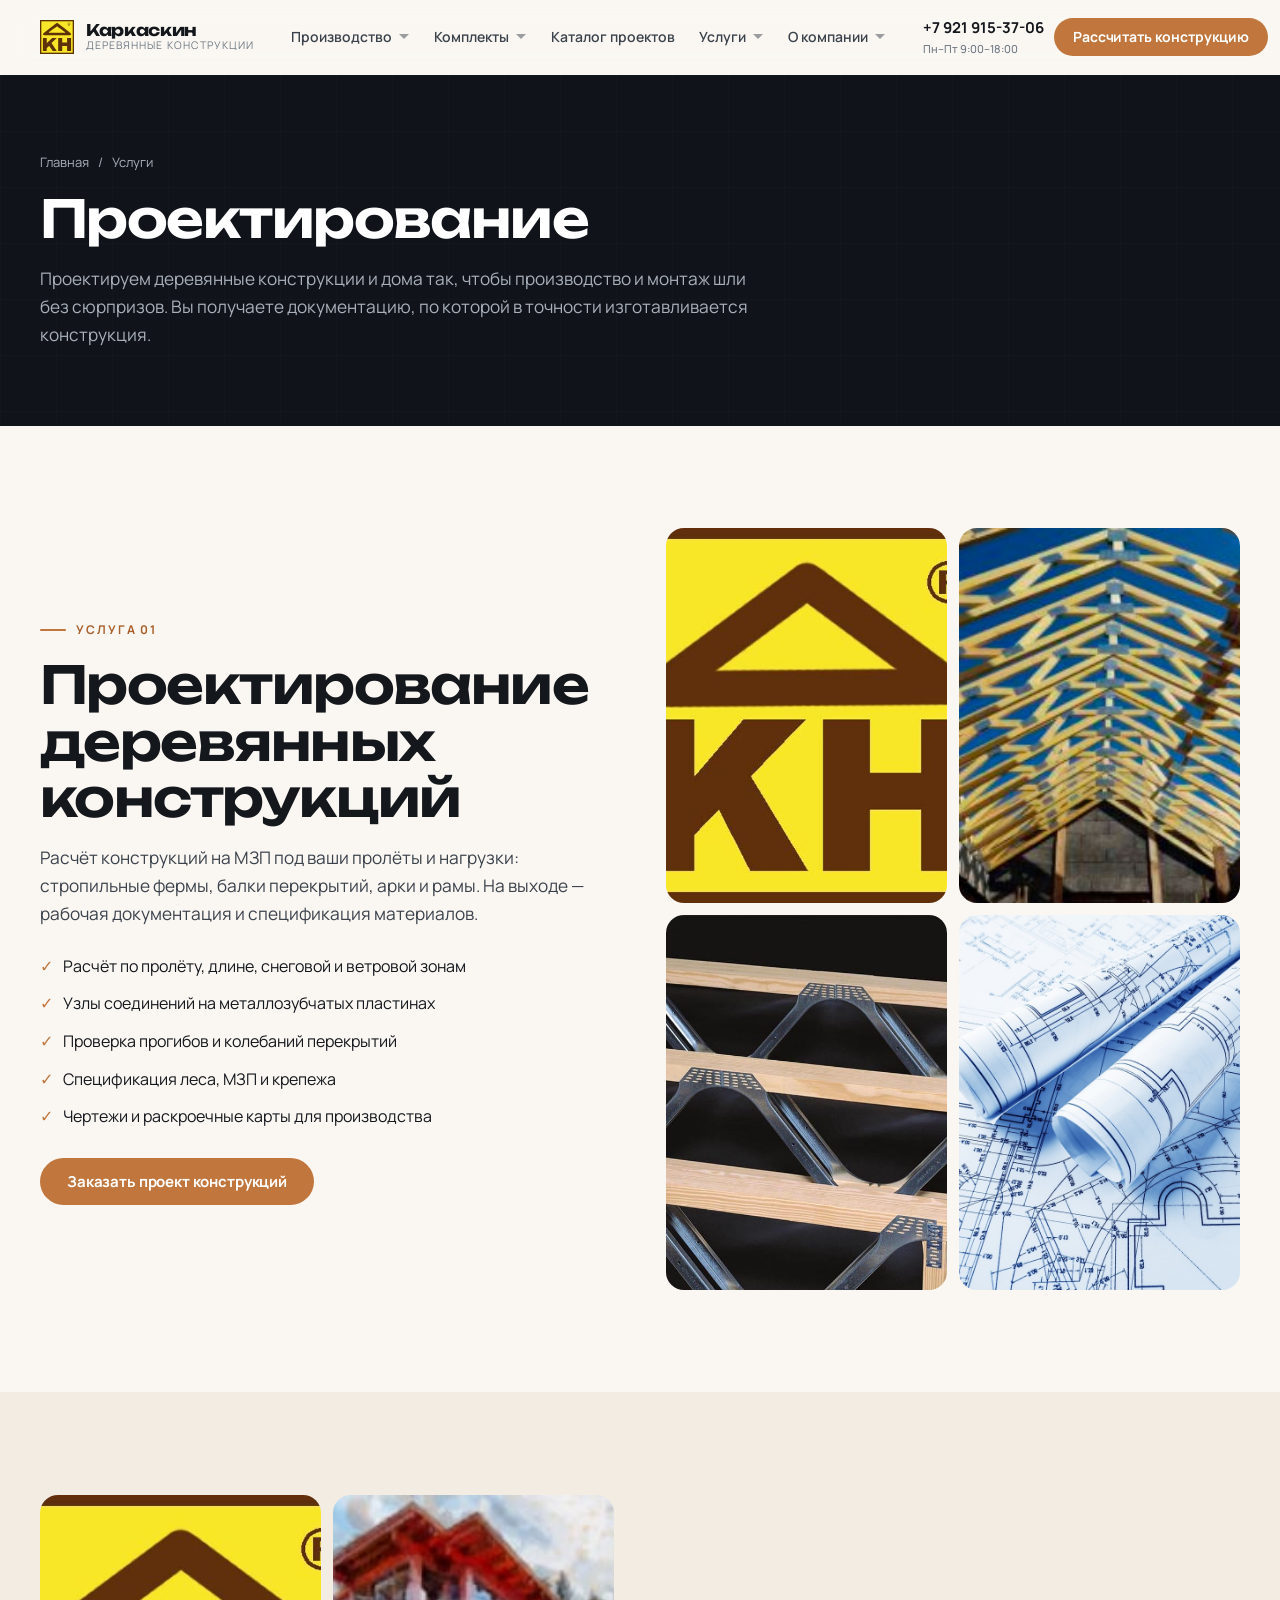
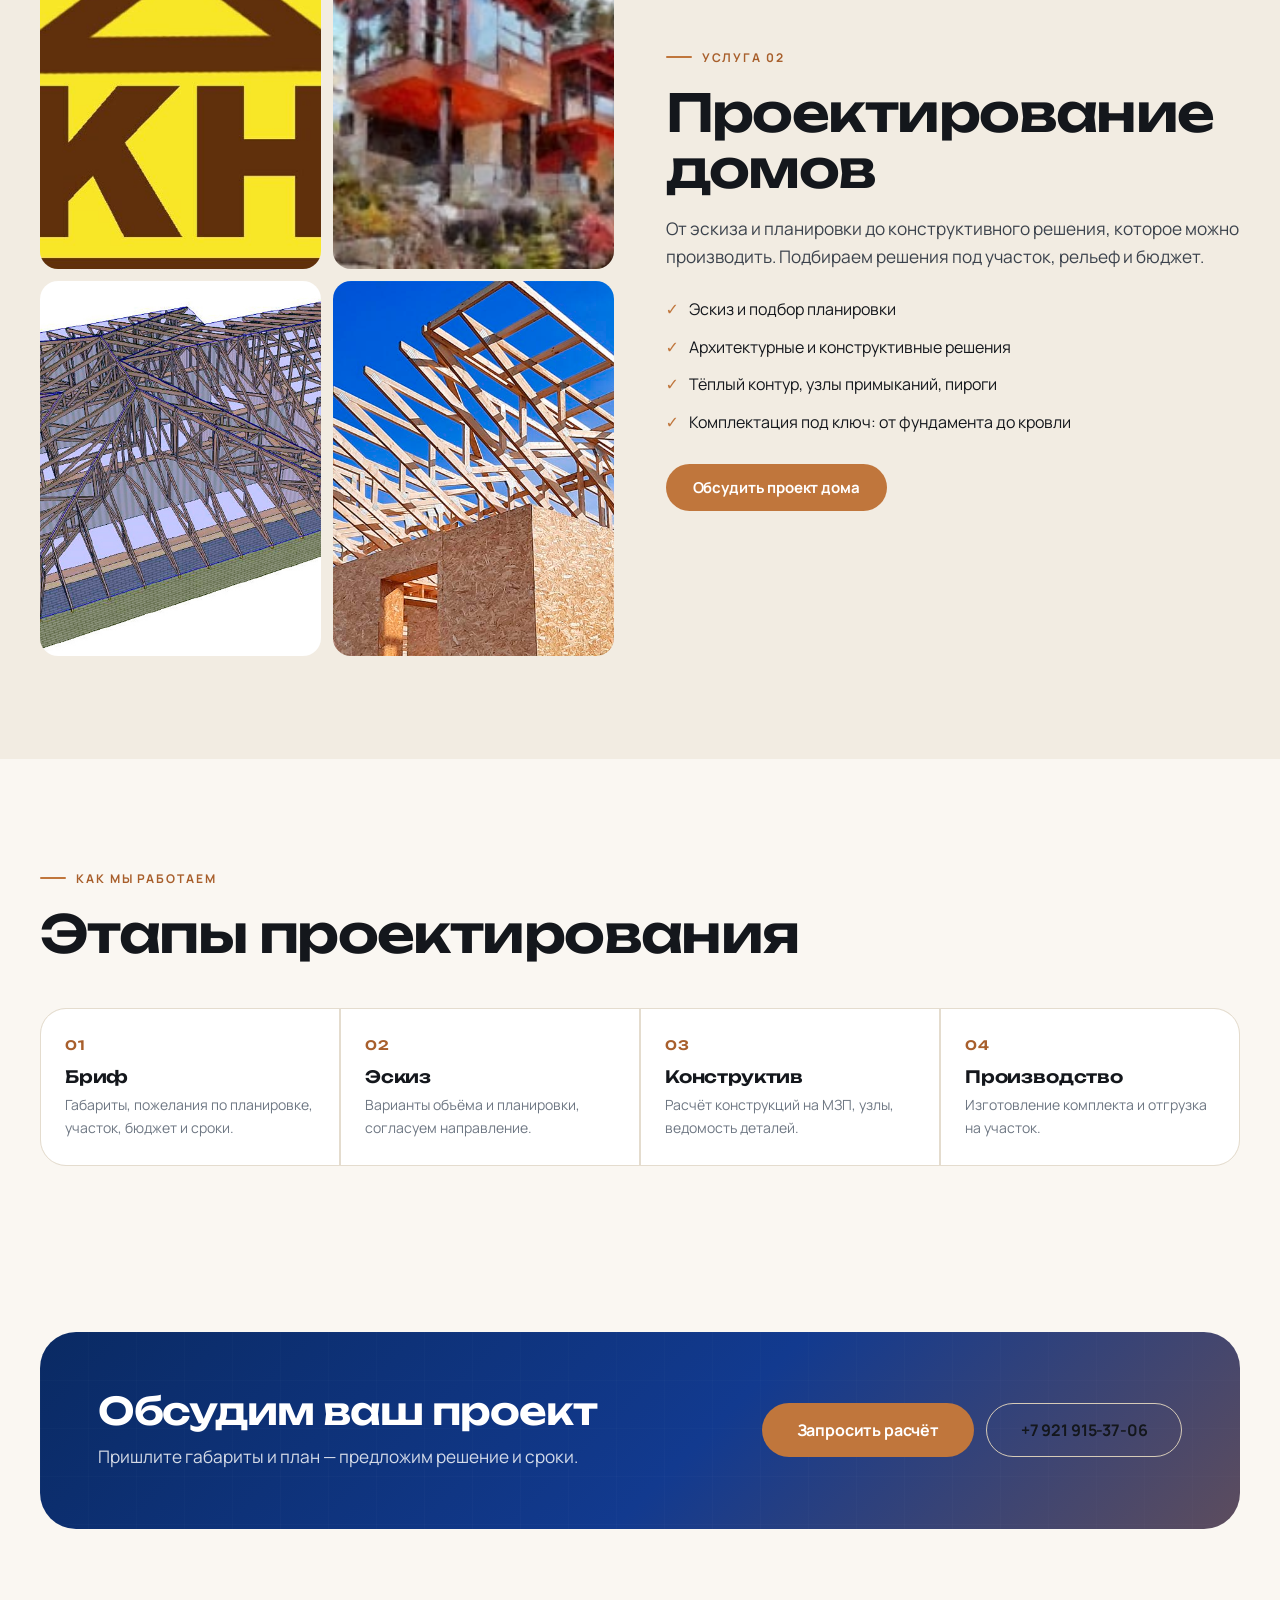
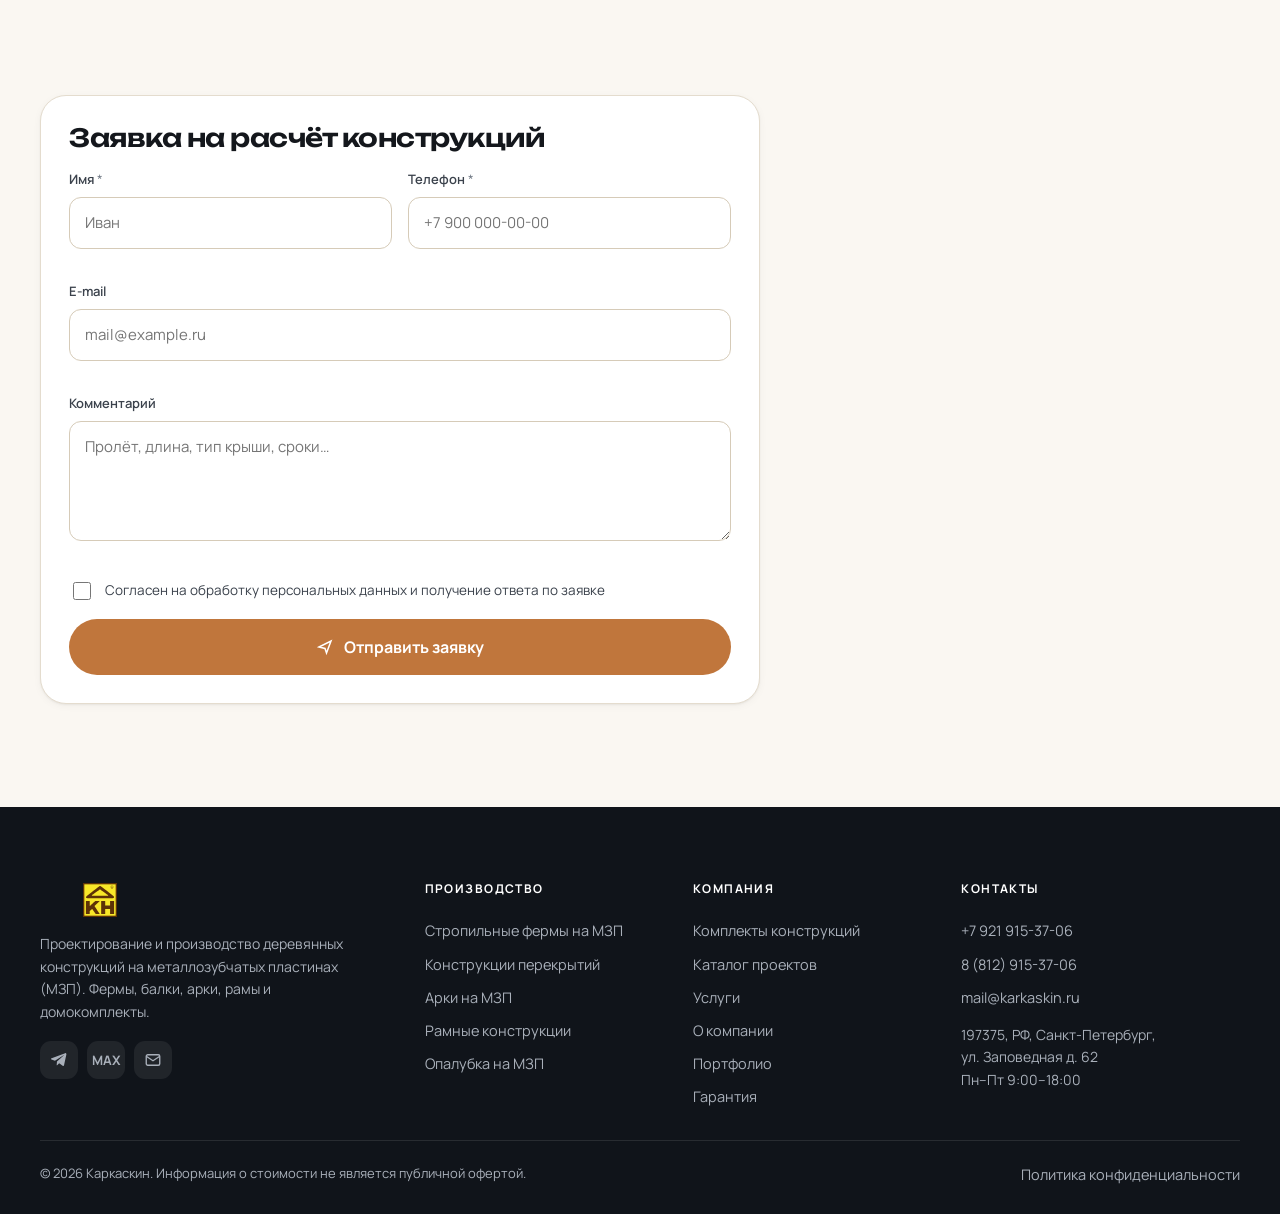
<file: services/index.html>
<!DOCTYPE html>
<html lang="ru">
<head>
<meta charset="UTF-8">
<meta name="viewport" content="width=device-width, initial-scale=1">
<title>Услуги — проектирование деревянных конструкций и домов — Каркаскин</title>
<meta name="description" content="Проектирование деревянных конструкций на МЗП и проектирование домов: расчёт КМ, узлы, спецификации, рабочая документация.">
<meta property="og:title" content="Услуги — проектирование деревянных конструкций и домов — Каркаскин">
<meta property="og:description" content="Проектирование деревянных конструкций на МЗП и проектирование домов: расчёт КМ, узлы, спецификации, рабочая документация.">
<meta property="og:type" content="website">
<link rel="icon" href="../assets/img/brand/kn.svg">
<link rel="preconnect" href="https://fonts.googleapis.com">
<link rel="preconnect" href="https://fonts.gstatic.com" crossorigin>
<link href="https://fonts.googleapis.com/css2?family=Manrope:wght@400;500;600;700;800&family=Unbounded:wght@400;500;600;700&display=swap" rel="stylesheet">
<link rel="stylesheet" href="../assets/css/style.css">
<script type="importmap">
{ "imports": { "three": "../assets/vendor/three.module.js", "three/addons/": "../assets/vendor/" } }
</script>
</head>
<body>
<header class="header">
  <div class="container header__in">
    <a class="brand" href="../">
      <img class="brand__logo" src="../assets/img/brand/kn.svg" alt="Каркаскин" width="120" height="34">
      <span class="brand__txt">
        <span class="brand__name">Каркаскин</span>
        <span class="brand__sub">Деревянные конструкции</span>
      </span>
    </a>

    <nav class="nav">
      <div class="nav__item has-dd">
        <a class="nav__link" href="../production/">Производство <svg class="nav__caret" viewBox="0 0 12 8"><path fill="currentColor" d="M1 1l5 5 5-5"/></svg></a>
        <div class="dropdown">
          <a href="../production/">Обзор производства<span>Что и как мы изготавливаем</span></a>
          <a href="../production/#trusses">Стропильные фермы на МЗП<span>6 типов конструкций</span></a>
          <a href="../production/#floors">Конструкции перекрытий<span>Балки МДК, Posi-балки, стропила</span></a>
          <a href="../production/#arches">Арки на МЗП<span>Арочные конструкции</span></a>
          <a href="../production/#frames">Рамные конструкции<span>Рамы и полурамы</span></a>
          <a href="../production/#formwork">Опалубка на МЗП<span>Оснастка и формы</span></a>
        </div>
      </div>
      <div class="nav__item has-dd">
        <a class="nav__link" href="../kits/">Комплекты <svg class="nav__caret" viewBox="0 0 12 8"><path fill="currentColor" d="M1 1l5 5 5-5"/></svg></a>
        <div class="dropdown">
          <a href="../kits/">Все комплекты<span>Готовые решения под ключ</span></a>
          <a href="../kits/#gable">Двускатная крыша<span>Классическая двускатная конструкция</span></a>
          <a href="../kits/#gable-eaves">Двускатная с фронтонными свесами<span>С выносными свесами</span></a>
          <a href="../kits/#hip">Вальмовая крыша<span>Скаты с четырёх сторон</span></a>
          <a href="../kits/#mansard">Мансардная крыша<span>Треугольная мансарда</span></a>
          <a href="../kits/#barn">Барнхаус<span>Рамные конструкции</span></a>
          <a href="../kits/#halframes">Полурамы на МЗП<span>Для вальмовых и сложных крыш</span></a>
        </div>
      </div>
      <div class="nav__item"><a class="nav__link" href="../catalog/">Каталог проектов</a></div>
      <div class="nav__item has-dd">
        <a class="nav__link" href="../services/">Услуги <svg class="nav__caret" viewBox="0 0 12 8"><path fill="currentColor" d="M1 1l5 5 5-5"/></svg></a>
        <div class="dropdown">
          <a href="../services/">Обзор услуг<span>Проектирование и сопровождение</span></a>
          <a href="../services/#structures">Проектирование деревянных конструкций<span>Расчёт КМ, узлы, спецификации</span></a>
          <a href="../services/#houses">Проектирование домов<span>Эскиз, планы, конструктив</span></a>
        </div>
      </div>
      <div class="nav__item has-dd">
        <a class="nav__link" href="../about/">О компании <svg class="nav__caret" viewBox="0 0 12 8"><path fill="currentColor" d="M1 1l5 5 5-5"/></svg></a>
        <div class="dropdown">
          <a href="../about/">О компании<span>Кто мы и как работаем</span></a>
          <a href="../about/portfolio.html">Портфолио<span>Наши работы и объекты</span></a>
          <a href="../about/guarantee.html">Гарантия<span>Условия работы</span></a>
          <a href="../contacts/">Контакты<span>Схема проезда и заявка</span></a>
        </div>
      </div>
    </nav>

    <div class="header__actions">
      <a class="header__phone" href="tel:+79219153706">+7 921 915-37-06<span>Пн–Пт 9:00–18:00</span></a>
      <a class="btn btn--wood btn--sm" href="#constructor">Рассчитать конструкцию</a>
      <button class="burger" aria-label="Меню"><span></span></button>
    </div>
  </div>
</header>
<section class="pagehead">
  <div class="container">
    <div class="crumbs"><a href="../">Главная</a> / <span>Услуги</span></div>
    <h1 class="h-1">Проектирование</h1>
    <p class="lead">Проектируем деревянные конструкции и дома так, чтобы производство и монтаж шли без сюрпризов.
      Вы получаете документацию, по которой в точности изготавливается конструкция.</p>
  </div>
</section>

<section class="section" id="structures">
  <div class="container">
    <div class="split">
      <div>
        <div class="eyebrow">Услуга 01</div>
        <h2 class="h-1">Проектирование деревянных конструкций</h2>
        <p class="lead" style="margin-top:18px">Расчёт конструкций на МЗП под ваши пролёты и нагрузки:
          стропильные фермы, балки перекрытий, арки и рамы. На выходе — рабочая документация и спецификация материалов.</p>
        <ul class="grid" style="gap:12px;margin-top:26px">
          <li style="display:flex;gap:10px"><span style="color:var(--wood);font-weight:800">✓</span>Расчёт по пролёту, длине, снеговой и ветровой зонам</li>
          <li style="display:flex;gap:10px"><span style="color:var(--wood);font-weight:800">✓</span>Узлы соединений на металлозубчатых пластинах</li>
          <li style="display:flex;gap:10px"><span style="color:var(--wood);font-weight:800">✓</span>Проверка прогибов и колебаний перекрытий</li>
          <li style="display:flex;gap:10px"><span style="color:var(--wood);font-weight:800">✓</span>Спецификация леса, МЗП и крепежа</li>
          <li style="display:flex;gap:10px"><span style="color:var(--wood);font-weight:800">✓</span>Чертежи и раскроечные карты для производства</li>
        </ul>
        <a class="btn btn--wood" style="margin-top:28px" href="../contacts/">Заказать проект конструкций</a>
      </div>
      <div class="grid g-2" style="gap:12px">
        <div class="media" style="aspect-ratio:3/4"><img src="../assets/img/uslugi-dk/uslugi-dk-01.jpg" alt="Проектирование конструкций" loading="lazy"></div>
        <div class="media" style="aspect-ratio:3/4"><img src="../assets/img/fermy/fermy-04.jpg" alt="Расчёт конструкций" loading="lazy"></div>
        <div class="media" style="aspect-ratio:3/4"><img src="../assets/img/perekrytiya/perekrytiya-04.jpg" alt="Перекрытия" loading="lazy"></div>
        <div class="media" style="aspect-ratio:3/4"><img src="../assets/img/fermy/fermy-02.jpg" alt="Фермы" loading="lazy"></div>
      </div>
    </div>
  </div>
</section>

<section class="section section--paper2" id="houses">
  <div class="container">
    <div class="split">
      <div class="grid g-2" style="gap:12px">
        <div class="media" style="aspect-ratio:3/4"><img src="../assets/img/uslugi-domov/uslugi-domov-01.jpg" alt="Проектирование домов" loading="lazy"></div>
        <div class="media" style="aspect-ratio:3/4"><img src="../assets/img/uslugi-domov/uslugi-domov-03.jpg" alt="Эскиз дома" loading="lazy"></div>
        <div class="media" style="aspect-ratio:3/4"><img src="../assets/img/home/home-03.jpg" alt="Дом" loading="lazy"></div>
        <div class="media" style="aspect-ratio:3/4"><img src="../assets/img/home/home-05.jpg" alt="Дом" loading="lazy"></div>
      </div>
      <div>
        <div class="eyebrow">Услуга 02</div>
        <h2 class="h-1">Проектирование домов</h2>
        <p class="lead" style="margin-top:18px">От эскиза и планировки до конструктивного решения, которое
          можно производить. Подбираем решения под участок, рельеф и бюджет.</p>
        <ul class="grid" style="gap:12px;margin-top:26px">
          <li style="display:flex;gap:10px"><span style="color:var(--wood);font-weight:800">✓</span>Эскиз и подбор планировки</li>
          <li style="display:flex;gap:10px"><span style="color:var(--wood);font-weight:800">✓</span>Архитектурные и конструктивные решения</li>
          <li style="display:flex;gap:10px"><span style="color:var(--wood);font-weight:800">✓</span>Тёплый контур, узлы примыканий, пироги</li>
          <li style="display:flex;gap:10px"><span style="color:var(--wood);font-weight:800">✓</span>Комплектация под ключ: от фундамента до кровли</li>
        </ul>
        <a class="btn btn--wood" style="margin-top:28px" href="../contacts/">Обсудить проект дома</a>
      </div>
    </div>
  </div>
</section>

<section class="section">
  <div class="container">
    <div class="sec-head">
      <div class="eyebrow">Как мы работаем</div>
      <h2 class="h-1">Этапы проектирования</h2>
    </div>
    <div class="steps" style="display:grid;grid-template-columns:repeat(4,1fr)">
      <div class="step reveal"><h4 class="h-4">Бриф</h4><p class="small muted">Габариты, пожелания по планировке, участок, бюджет и сроки.</p></div>
      <div class="step reveal"><h4 class="h-4">Эскиз</h4><p class="small muted">Варианты объёма и планировки, согласуем направление.</p></div>
      <div class="step reveal"><h4 class="h-4">Конструктив</h4><p class="small muted">Расчёт конструкций на МЗП, узлы, ведомость деталей.</p></div>
      <div class="step reveal"><h4 class="h-4">Производство</h4><p class="small muted">Изготовление комплекта и отгрузка на участок.</p></div>
    </div>
  </div>
</section>


<section class="section--tight">
  <div class="container">
    <div class="cta-band reveal">
      <div class="cta-band__in">
        <div>
          <h2 class="h-2">Обсудим ваш проект</h2>
          <p class="lead" style="color:rgba(255,255,255,.82);margin-top:12px;max-width:640px">Пришлите габариты и план — предложим решение и сроки.</p>
        </div>
        <div style="display:flex;gap:12px;flex-wrap:wrap">
          <a class="btn btn--wood btn--lg" href="../contacts/">Запросить расчёт</a>
          <a class="btn btn--ghost btn--lg" href="tel:+79219153706">+7 921 915-37-06</a>
        </div>
      </div>
    </div>
  </div>
</section>

<section class="section">
  <div class="container">
<form class="card" data-form="lead" style="max-width:720px">
  <h3 class="h-3" style="margin-bottom:18px">Заявка на расчёт конструкций</h3>
  <div class="form-err" style="margin-bottom:14px"></div>
  <div class="form-grid">
    <div class="field"><label class="field__label" for="lf-name">Имя <span>*</span></label>
      <input class="input" id="lf-name" name="name" type="text" placeholder="Иван" required></div>
    <div class="field"><label class="field__label" for="lf-phone">Телефон <span>*</span></label>
      <input class="input" id="lf-phone" name="phone" type="tel" placeholder="+7 900 000-00-00" required></div>
    <div class="field full"><label class="field__label" for="lf-email">E-mail</label>
      <input class="input" id="lf-email" name="email" type="email" placeholder="mail@example.ru"></div>
    <div class="field full"><label class="field__label" for="lf-comment">Комментарий</label>
      <textarea class="textarea" id="lf-comment" name="comment" placeholder="Пролёт, длина, тип крыши, сроки…"></textarea></div>
    <input type="hidden" name="project" value="Расчёт конструкций">
    <div class="full"><label class="check"><input type="checkbox" name="consent" value="1">
      <span>Согласен на обработку персональных данных и получение ответа по заявке</span></label></div>
    <div class="full"><button class="btn btn--wood btn--block btn--lg" type="submit">
      <span class="btn__spin"></span>
      <svg class="btn__ico" viewBox="0 0 24 24" fill="none" stroke="currentColor" stroke-width="2"><path d="M4 12l16-8-6 16-2-6z"/></svg>
      Отправить заявку</button></div>
  </div>
  <div class="form-ok" style="margin-top:16px"><span>✓</span><span>Заявка отправлена. Мы свяжемся с вами в течение рабочего дня.</span></div>
</form></div>
</section>
<footer class="footer">
  <div class="container">
    <div class="footer__grid">
      <div>
        <img class="footer__logo" src="../assets/img/brand/kn.svg" alt="Каркаскин" width="120" height="34">
        <p class="footer__about">Проектирование и производство деревянных конструкций на металлозубчатых пластинах (МЗП). Фермы, балки, арки, рамы и домокомплекты.</p>
        <div class="social">
          <a href="http://t.me/Karkaskin_spb" target="_blank" rel="noopener" aria-label="Telegram"><svg viewBox="0 0 24 24" fill="currentColor"><path d="M21.9 4.3L18.7 19c-.2 1-.9 1.3-1.8.8l-4.7-3.5-2.3 2.2c-.3.3-.5.5-1 .5l.4-4.9 8.9-8c.4-.3-.1-.5-.6-.2L6.6 12.9 2 11.3c-1-.3-1-1 .2-1.5l18-6.9c.8-.3 1.5.2 1.7 1.4z"/></svg></a>
          <a href="https://max.ru/u/f9LHodD0cOK1lO4Oa-GV6ywvk-eWFjMYLdY9VHFgPA9asbi6qqAewZuiCBw" target="_blank" rel="noopener" aria-label="MAX"><b style="font-size:13px">MAX</b></a>
          <a href="mailto:mail@karkaskin.ru" aria-label="E-mail"><svg viewBox="0 0 24 24" fill="none" stroke="currentColor" stroke-width="1.8"><rect x="3" y="5" width="18" height="14" rx="2"/><path d="M3 7l9 6 9-6"/></svg></a>
        </div>
      </div>
      <div>
        <h5>Производство</h5>
        <a href="../production/#trusses">Стропильные фермы на МЗП</a>
        <a href="../production/#floors">Конструкции перекрытий</a>
        <a href="../production/#arches">Арки на МЗП</a>
        <a href="../production/#frames">Рамные конструкции</a>
        <a href="../production/#formwork">Опалубка на МЗП</a>
      </div>
      <div>
        <h5>Компания</h5>
        <a href="../kits/">Комплекты конструкций</a>
        <a href="../catalog/">Каталог проектов</a>
        <a href="../services/">Услуги</a>
        <a href="../about/">О компании</a>
        <a href="../about/portfolio.html">Портфолио</a>
        <a href="../about/guarantee.html">Гарантия</a>
      </div>
      <div>
        <h5>Контакты</h5>
        <a href="tel:+79219153706">+7 921 915-37-06</a>
        <a href="tel:+78129153706">8 (812) 915-37-06</a>
        <a href="mailto:mail@karkaskin.ru">mail@karkaskin.ru</a>
        <p class="footer__about" style="margin-top:10px">197375, РФ, Санкт-Петербург,<br>ул. Заповедная д. 62<br>Пн–Пт 9:00–18:00</p>
      </div>
    </div>
    <div class="footer__bot">
      <span>© <span data-year>2026</span> Каркаскин. Информация о стоимости не является публичной офертой.</span>
      <span><a href="../privacy/" style="display:inline">Политика конфиденциальности</a></span>
    </div>
  </div>
</footer>
<script type="module" src="../assets/js/app.js"></script>

</body>
</html>
</file>
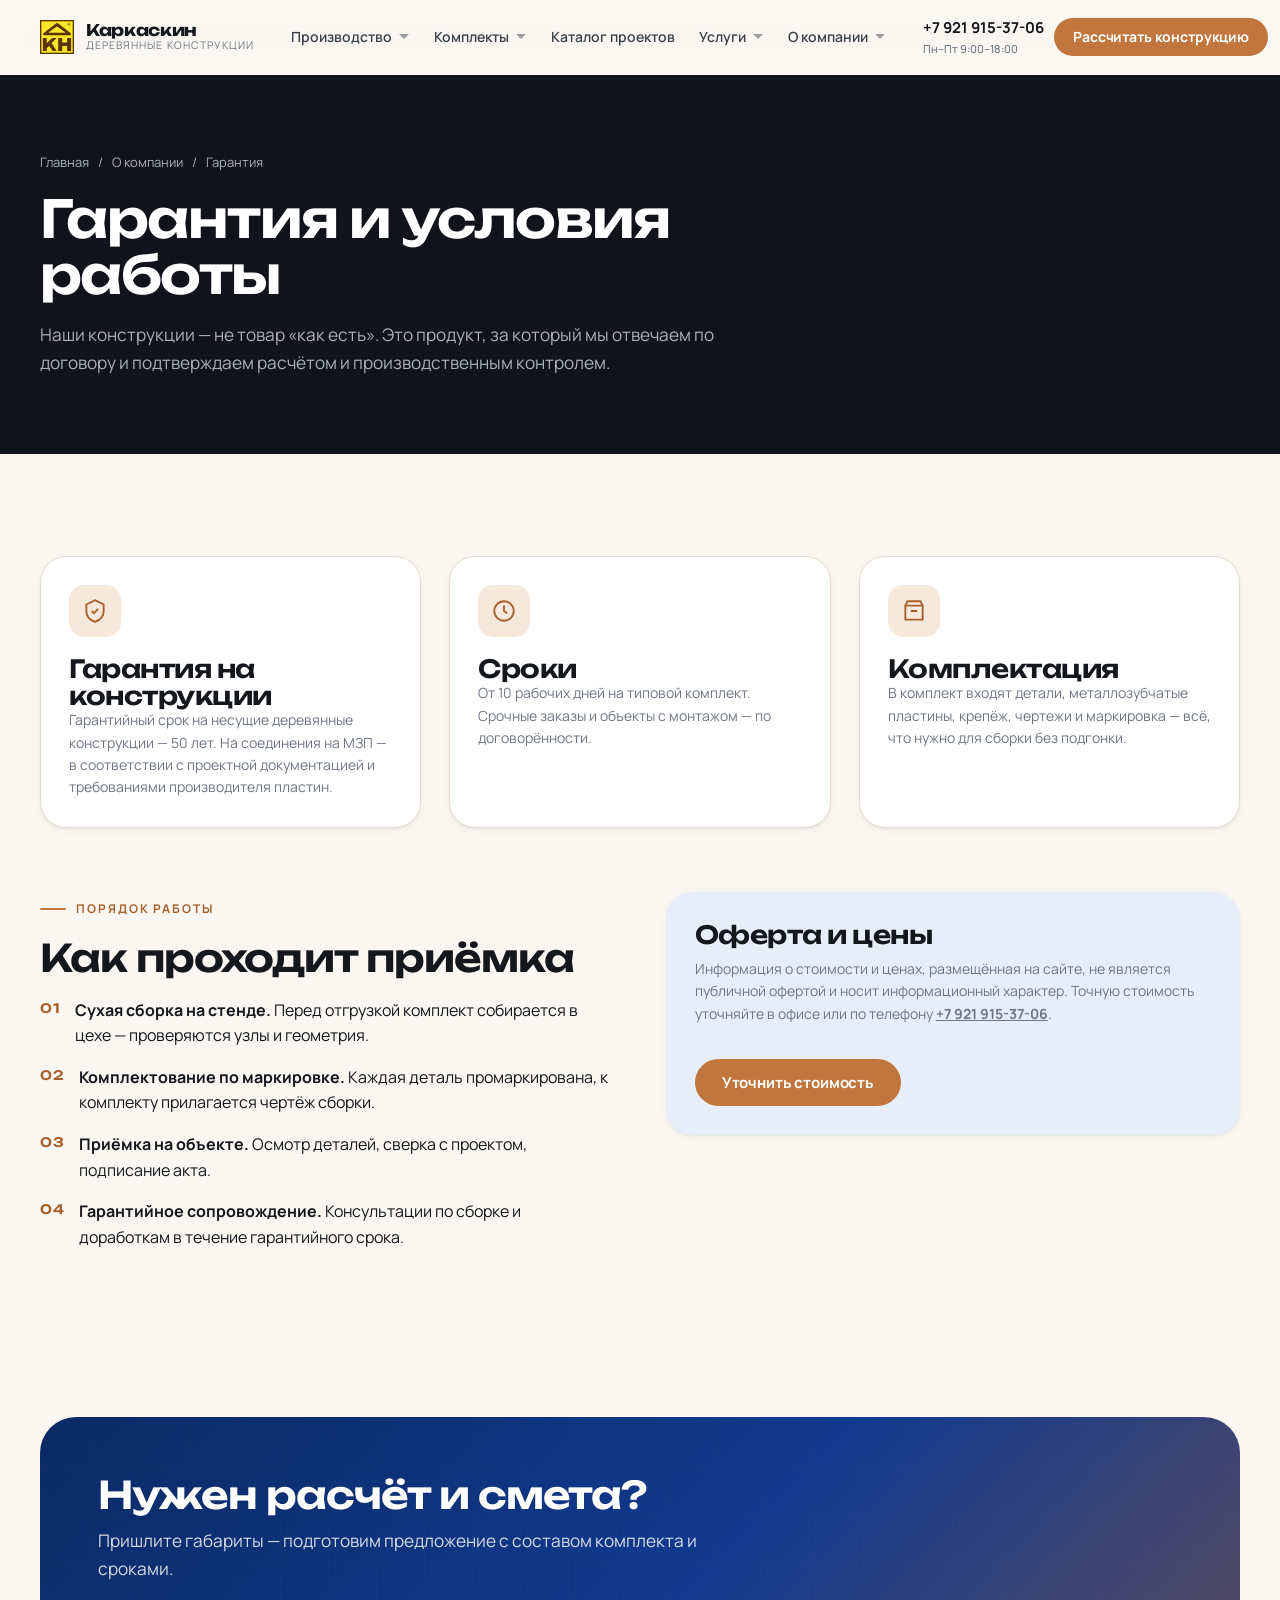
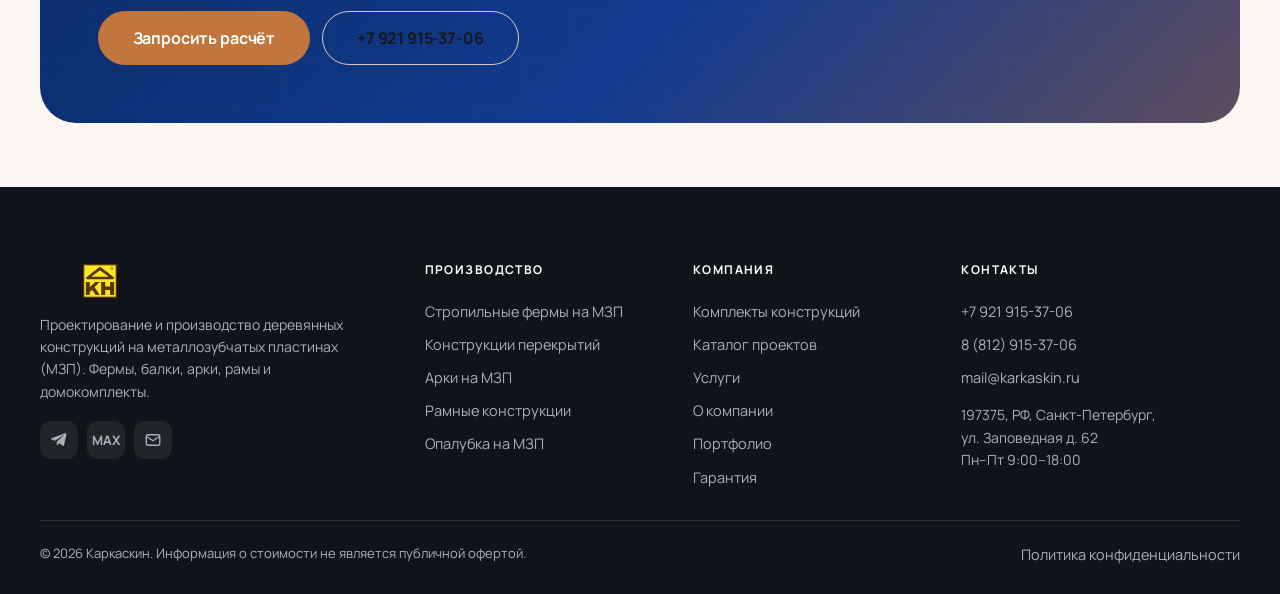
<file: about/guarantee.html>
<!DOCTYPE html>
<html lang="ru">
<head>
<meta charset="UTF-8">
<meta name="viewport" content="width=device-width, initial-scale=1">
<title>Гарантия и условия работы — Каркаскин</title>
<meta name="description" content="Гарантия на деревянные конструкции, условия работы, сроки изготовления и порядок приёмки.">
<meta property="og:title" content="Гарантия и условия работы — Каркаскин">
<meta property="og:description" content="Гарантия на деревянные конструкции, условия работы, сроки изготовления и порядок приёмки.">
<meta property="og:type" content="website">
<link rel="icon" href="../assets/img/brand/kn.svg">
<link rel="preconnect" href="https://fonts.googleapis.com">
<link rel="preconnect" href="https://fonts.gstatic.com" crossorigin>
<link href="https://fonts.googleapis.com/css2?family=Manrope:wght@400;500;600;700;800&family=Unbounded:wght@400;500;600;700&display=swap" rel="stylesheet">
<link rel="stylesheet" href="../assets/css/style.css">
<script type="importmap">
{ "imports": { "three": "../assets/vendor/three.module.js", "three/addons/": "../assets/vendor/" } }
</script>
</head>
<body>
<header class="header">
  <div class="container header__in">
    <a class="brand" href="../">
      <img class="brand__logo" src="../assets/img/brand/kn.svg" alt="Каркаскин" width="120" height="34">
      <span class="brand__txt">
        <span class="brand__name">Каркаскин</span>
        <span class="brand__sub">Деревянные конструкции</span>
      </span>
    </a>

    <nav class="nav">
      <div class="nav__item has-dd">
        <a class="nav__link" href="../production/">Производство <svg class="nav__caret" viewBox="0 0 12 8"><path fill="currentColor" d="M1 1l5 5 5-5"/></svg></a>
        <div class="dropdown">
          <a href="../production/">Обзор производства<span>Что и как мы изготавливаем</span></a>
          <a href="../production/#trusses">Стропильные фермы на МЗП<span>6 типов конструкций</span></a>
          <a href="../production/#floors">Конструкции перекрытий<span>Балки МДК, Posi-балки, стропила</span></a>
          <a href="../production/#arches">Арки на МЗП<span>Арочные конструкции</span></a>
          <a href="../production/#frames">Рамные конструкции<span>Рамы и полурамы</span></a>
          <a href="../production/#formwork">Опалубка на МЗП<span>Оснастка и формы</span></a>
        </div>
      </div>
      <div class="nav__item has-dd">
        <a class="nav__link" href="../kits/">Комплекты <svg class="nav__caret" viewBox="0 0 12 8"><path fill="currentColor" d="M1 1l5 5 5-5"/></svg></a>
        <div class="dropdown">
          <a href="../kits/">Все комплекты<span>Готовые решения под ключ</span></a>
          <a href="../kits/#gable">Двускатная крыша<span>Классическая двускатная конструкция</span></a>
          <a href="../kits/#gable-eaves">Двускатная с фронтонными свесами<span>С выносными свесами</span></a>
          <a href="../kits/#hip">Вальмовая крыша<span>Скаты с четырёх сторон</span></a>
          <a href="../kits/#mansard">Мансардная крыша<span>Треугольная мансарда</span></a>
          <a href="../kits/#barn">Барнхаус<span>Рамные конструкции</span></a>
          <a href="../kits/#halframes">Полурамы на МЗП<span>Для вальмовых и сложных крыш</span></a>
        </div>
      </div>
      <div class="nav__item"><a class="nav__link" href="../catalog/">Каталог проектов</a></div>
      <div class="nav__item has-dd">
        <a class="nav__link" href="../services/">Услуги <svg class="nav__caret" viewBox="0 0 12 8"><path fill="currentColor" d="M1 1l5 5 5-5"/></svg></a>
        <div class="dropdown">
          <a href="../services/">Обзор услуг<span>Проектирование и сопровождение</span></a>
          <a href="../services/#structures">Проектирование деревянных конструкций<span>Расчёт КМ, узлы, спецификации</span></a>
          <a href="../services/#houses">Проектирование домов<span>Эскиз, планы, конструктив</span></a>
        </div>
      </div>
      <div class="nav__item has-dd">
        <a class="nav__link" href="../about/">О компании <svg class="nav__caret" viewBox="0 0 12 8"><path fill="currentColor" d="M1 1l5 5 5-5"/></svg></a>
        <div class="dropdown">
          <a href="../about/">О компании<span>Кто мы и как работаем</span></a>
          <a href="../about/portfolio.html">Портфолио<span>Наши работы и объекты</span></a>
          <a href="../about/guarantee.html">Гарантия<span>Условия работы</span></a>
          <a href="../contacts/">Контакты<span>Схема проезда и заявка</span></a>
        </div>
      </div>
    </nav>

    <div class="header__actions">
      <a class="header__phone" href="tel:+79219153706">+7 921 915-37-06<span>Пн–Пт 9:00–18:00</span></a>
      <a class="btn btn--wood btn--sm" href="#constructor">Рассчитать конструкцию</a>
      <button class="burger" aria-label="Меню"><span></span></button>
    </div>
  </div>
</header>
<section class="pagehead">
  <div class="container">
    <div class="crumbs"><a href="../">Главная</a> / <a href="../about/">О компании</a> / <span>Гарантия</span></div>
    <h1 class="h-1">Гарантия и условия работы</h1>
    <p class="lead">Наши конструкции — не товар «как есть». Это продукт, за который мы отвечаем по договору
      и подтверждаем расчётом и производственным контролем.</p>
  </div>
</section>

<section class="section">
  <div class="container">
    <div class="grid g-3">
      <div class="card reveal"><div class="card__ico"><svg viewBox="0 0 24 24" fill="none" stroke="currentColor" stroke-width="1.7"><path d="M12 2l8 4v6c0 5-3.5 8.5-8 10-4.5-1.5-8-5-8-10V6z"/><path d="M9 12l2 2 4-4"/></svg></div>
        <h3 class="h-3">Гарантия на конструкции</h3>
        <p class="small muted">Гарантийный срок на несущие деревянные конструкции — 50 лет. На соединения на МЗП — в соответствии с проектной документацией и требованиями производителя пластин.</p></div>
      <div class="card reveal"><div class="card__ico"><svg viewBox="0 0 24 24" fill="none" stroke="currentColor" stroke-width="1.7"><circle cx="12" cy="12" r="9"/><path d="M12 7v5l3 2"/></svg></div>
        <h3 class="h-3">Сроки</h3>
        <p class="small muted">От 10 рабочих дней на типовой комплект. Срочные заказы и объекты с монтажом — по договорённости.</p></div>
      <div class="card reveal"><div class="card__ico"><svg viewBox="0 0 24 24" fill="none" stroke="currentColor" stroke-width="1.7"><path d="M4 7h16v13H4z"/><path d="M4 7l2-4h12l2 4M9 12h6"/></svg></div>
        <h3 class="h-3">Комплектация</h3>
        <p class="small muted">В комплект входят детали, металлозубчатые пластины, крепёж, чертежи и маркировка — всё, что нужно для сборки без подгонки.</p></div>
    </div>

    <div class="split" style="margin-top:clamp(40px,5vw,72px);align-items:start">
      <div>
        <div class="eyebrow">Порядок работы</div>
        <h2 class="h-2">Как проходит приёмка</h2>
        <ul class="grid" style="gap:16px;margin-top:20px">
          <li style="display:flex;gap:14px"><b class="card__num">01</b><span><b>Сухая сборка на стенде.</b> Перед отгрузкой комплект собирается в цехе — проверяются узлы и геометрия.</span></li>
          <li style="display:flex;gap:14px"><b class="card__num">02</b><span><b>Комплектование по маркировке.</b> Каждая деталь промаркирована, к комплекту прилагается чертёж сборки.</span></li>
          <li style="display:flex;gap:14px"><b class="card__num">03</b><span><b>Приёмка на объекте.</b> Осмотр деталей, сверка с проектом, подписание акта.</span></li>
          <li style="display:flex;gap:14px"><b class="card__num">04</b><span><b>Гарантийное сопровождение.</b> Консультации по сборке и доработкам в течение гарантийного срока.</span></li>
        </ul>
      </div>
      <div class="card" style="background:var(--navy-soft);border-color:transparent">
        <h3 class="h-3">Оферта и цены</h3>
        <p class="small muted" style="margin-top:10px">Информация о стоимости и ценах, размещённая на сайте,
          не является публичной офертой и носит информационный характер. Точную стоимость уточняйте в офисе
          или по телефону <a href="tel:+79219153706" style="text-decoration:underline;font-weight:700">+7 921 915-37-06</a>.</p>
        <a class="btn btn--wood" style="margin-top:20px" href="../contacts/">Уточнить стоимость</a>
      </div>
    </div>
  </div>
</section>


<section class="section--tight">
  <div class="container">
    <div class="cta-band reveal">
      <div class="cta-band__in">
        <div>
          <h2 class="h-2">Нужен расчёт и смета?</h2>
          <p class="lead" style="color:rgba(255,255,255,.82);margin-top:12px;max-width:640px">Пришлите габариты — подготовим предложение с составом комплекта и сроками.</p>
        </div>
        <div style="display:flex;gap:12px;flex-wrap:wrap">
          <a class="btn btn--wood btn--lg" href="../contacts/">Запросить расчёт</a>
          <a class="btn btn--ghost btn--lg" href="tel:+79219153706">+7 921 915-37-06</a>
        </div>
      </div>
    </div>
  </div>
</section>
<footer class="footer">
  <div class="container">
    <div class="footer__grid">
      <div>
        <img class="footer__logo" src="../assets/img/brand/kn.svg" alt="Каркаскин" width="120" height="34">
        <p class="footer__about">Проектирование и производство деревянных конструкций на металлозубчатых пластинах (МЗП). Фермы, балки, арки, рамы и домокомплекты.</p>
        <div class="social">
          <a href="http://t.me/Karkaskin_spb" target="_blank" rel="noopener" aria-label="Telegram"><svg viewBox="0 0 24 24" fill="currentColor"><path d="M21.9 4.3L18.7 19c-.2 1-.9 1.3-1.8.8l-4.7-3.5-2.3 2.2c-.3.3-.5.5-1 .5l.4-4.9 8.9-8c.4-.3-.1-.5-.6-.2L6.6 12.9 2 11.3c-1-.3-1-1 .2-1.5l18-6.9c.8-.3 1.5.2 1.7 1.4z"/></svg></a>
          <a href="https://max.ru/u/f9LHodD0cOK1lO4Oa-GV6ywvk-eWFjMYLdY9VHFgPA9asbi6qqAewZuiCBw" target="_blank" rel="noopener" aria-label="MAX"><b style="font-size:13px">MAX</b></a>
          <a href="mailto:mail@karkaskin.ru" aria-label="E-mail"><svg viewBox="0 0 24 24" fill="none" stroke="currentColor" stroke-width="1.8"><rect x="3" y="5" width="18" height="14" rx="2"/><path d="M3 7l9 6 9-6"/></svg></a>
        </div>
      </div>
      <div>
        <h5>Производство</h5>
        <a href="../production/#trusses">Стропильные фермы на МЗП</a>
        <a href="../production/#floors">Конструкции перекрытий</a>
        <a href="../production/#arches">Арки на МЗП</a>
        <a href="../production/#frames">Рамные конструкции</a>
        <a href="../production/#formwork">Опалубка на МЗП</a>
      </div>
      <div>
        <h5>Компания</h5>
        <a href="../kits/">Комплекты конструкций</a>
        <a href="../catalog/">Каталог проектов</a>
        <a href="../services/">Услуги</a>
        <a href="../about/">О компании</a>
        <a href="../about/portfolio.html">Портфолио</a>
        <a href="../about/guarantee.html">Гарантия</a>
      </div>
      <div>
        <h5>Контакты</h5>
        <a href="tel:+79219153706">+7 921 915-37-06</a>
        <a href="tel:+78129153706">8 (812) 915-37-06</a>
        <a href="mailto:mail@karkaskin.ru">mail@karkaskin.ru</a>
        <p class="footer__about" style="margin-top:10px">197375, РФ, Санкт-Петербург,<br>ул. Заповедная д. 62<br>Пн–Пт 9:00–18:00</p>
      </div>
    </div>
    <div class="footer__bot">
      <span>© <span data-year>2026</span> Каркаскин. Информация о стоимости не является публичной офертой.</span>
      <span><a href="../privacy/" style="display:inline">Политика конфиденциальности</a></span>
    </div>
  </div>
</footer>
<script type="module" src="../assets/js/app.js"></script>

</body>
</html>
</file>
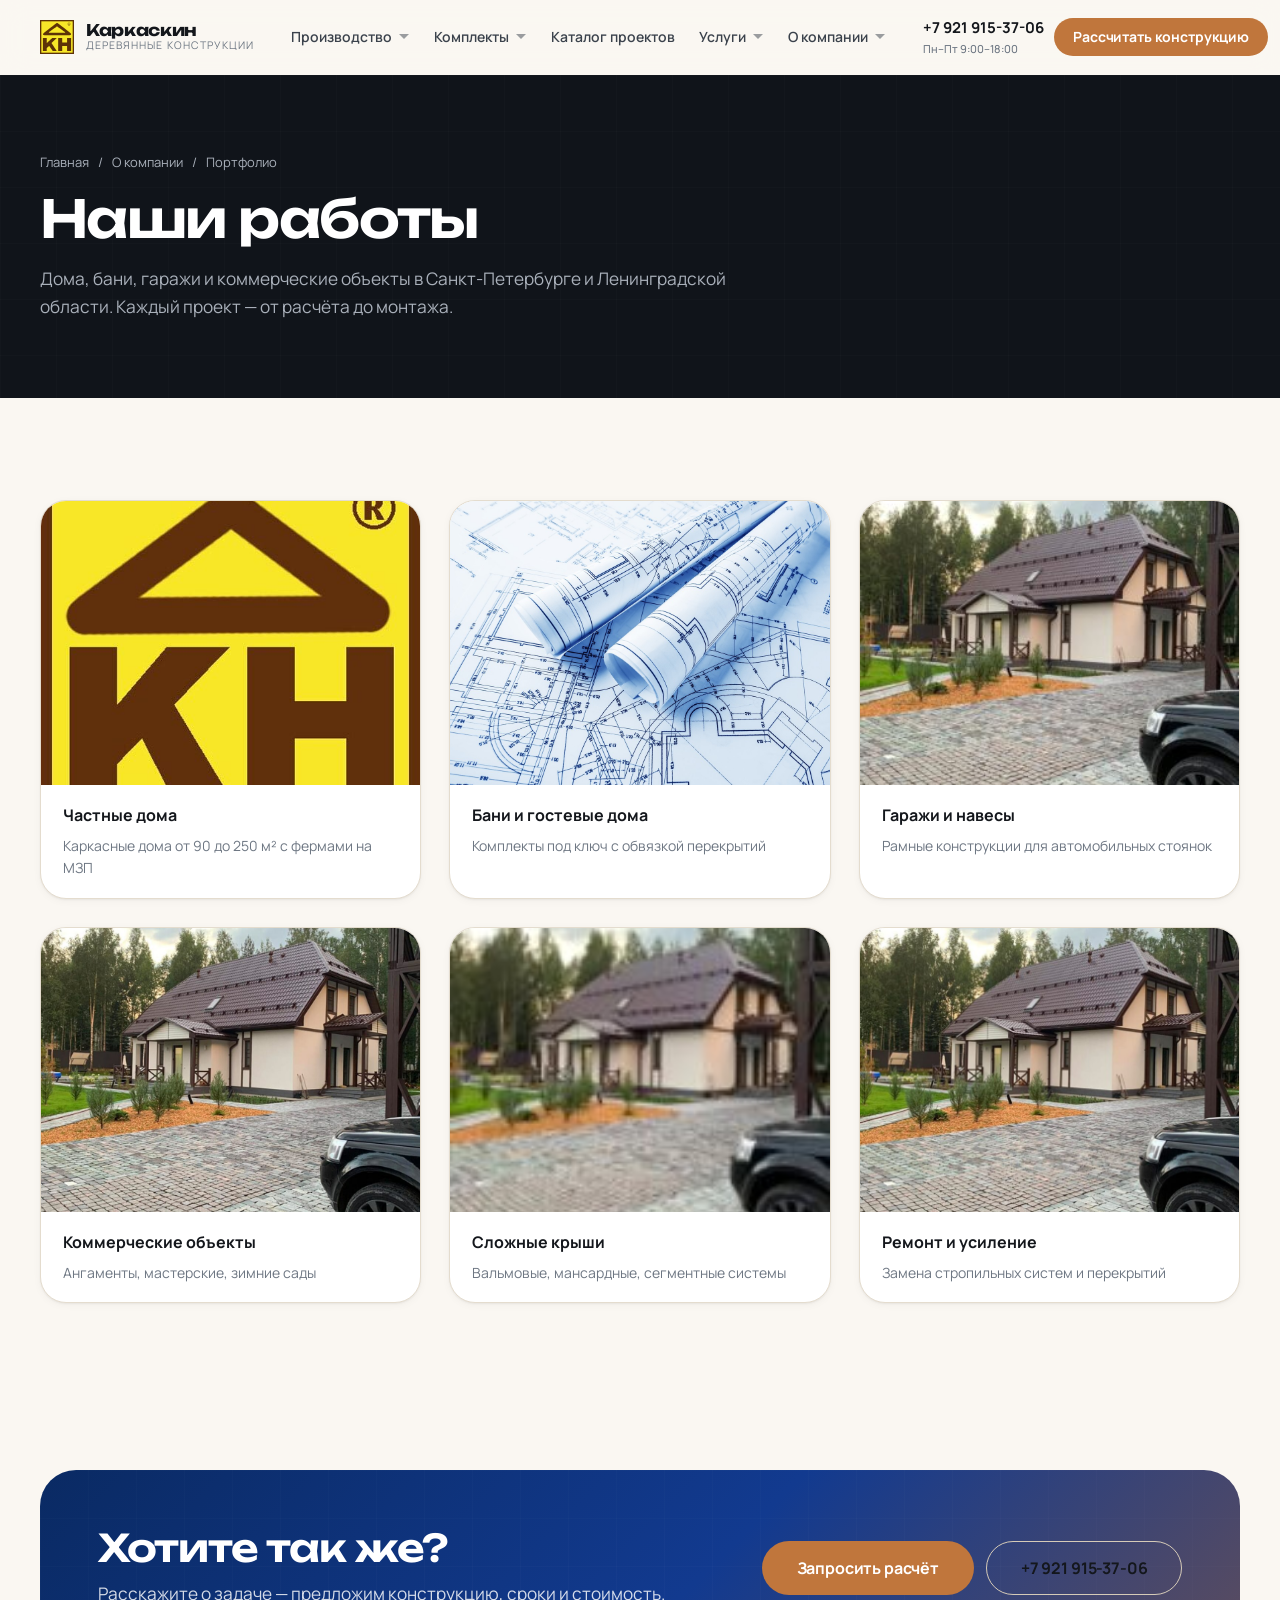
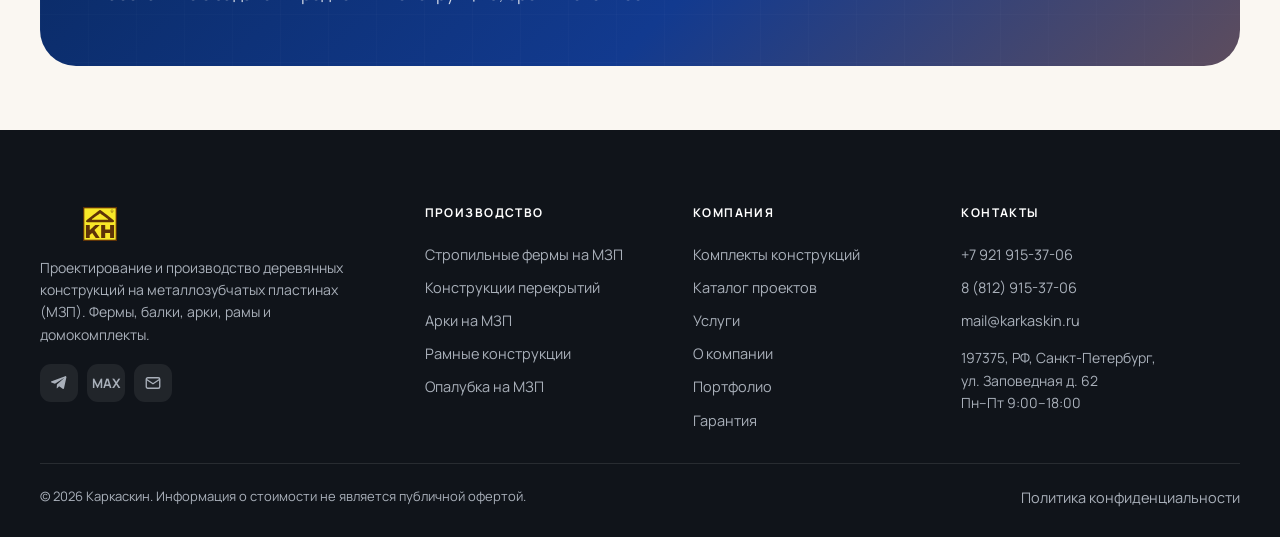
<file: about/portfolio.html>
<!DOCTYPE html>
<html lang="ru">
<head>
<meta charset="UTF-8">
<meta name="viewport" content="width=device-width, initial-scale=1">
<title>Портфолио — наши работы — Каркаскин</title>
<meta name="description" content="Объекты, реализованные ООО Каркаскин: дома, бани, гаражи, навесы и коммерческие конструкции.">
<meta property="og:title" content="Портфолио — наши работы — Каркаскин">
<meta property="og:description" content="Объекты, реализованные ООО Каркаскин: дома, бани, гаражи, навесы и коммерческие конструкции.">
<meta property="og:type" content="website">
<link rel="icon" href="../assets/img/brand/kn.svg">
<link rel="preconnect" href="https://fonts.googleapis.com">
<link rel="preconnect" href="https://fonts.gstatic.com" crossorigin>
<link href="https://fonts.googleapis.com/css2?family=Manrope:wght@400;500;600;700;800&family=Unbounded:wght@400;500;600;700&display=swap" rel="stylesheet">
<link rel="stylesheet" href="../assets/css/style.css">
<script type="importmap">
{ "imports": { "three": "../assets/vendor/three.module.js", "three/addons/": "../assets/vendor/" } }
</script>
</head>
<body>
<header class="header">
  <div class="container header__in">
    <a class="brand" href="../">
      <img class="brand__logo" src="../assets/img/brand/kn.svg" alt="Каркаскин" width="120" height="34">
      <span class="brand__txt">
        <span class="brand__name">Каркаскин</span>
        <span class="brand__sub">Деревянные конструкции</span>
      </span>
    </a>

    <nav class="nav">
      <div class="nav__item has-dd">
        <a class="nav__link" href="../production/">Производство <svg class="nav__caret" viewBox="0 0 12 8"><path fill="currentColor" d="M1 1l5 5 5-5"/></svg></a>
        <div class="dropdown">
          <a href="../production/">Обзор производства<span>Что и как мы изготавливаем</span></a>
          <a href="../production/#trusses">Стропильные фермы на МЗП<span>6 типов конструкций</span></a>
          <a href="../production/#floors">Конструкции перекрытий<span>Балки МДК, Posi-балки, стропила</span></a>
          <a href="../production/#arches">Арки на МЗП<span>Арочные конструкции</span></a>
          <a href="../production/#frames">Рамные конструкции<span>Рамы и полурамы</span></a>
          <a href="../production/#formwork">Опалубка на МЗП<span>Оснастка и формы</span></a>
        </div>
      </div>
      <div class="nav__item has-dd">
        <a class="nav__link" href="../kits/">Комплекты <svg class="nav__caret" viewBox="0 0 12 8"><path fill="currentColor" d="M1 1l5 5 5-5"/></svg></a>
        <div class="dropdown">
          <a href="../kits/">Все комплекты<span>Готовые решения под ключ</span></a>
          <a href="../kits/#gable">Двускатная крыша<span>Классическая двускатная конструкция</span></a>
          <a href="../kits/#gable-eaves">Двускатная с фронтонными свесами<span>С выносными свесами</span></a>
          <a href="../kits/#hip">Вальмовая крыша<span>Скаты с четырёх сторон</span></a>
          <a href="../kits/#mansard">Мансардная крыша<span>Треугольная мансарда</span></a>
          <a href="../kits/#barn">Барнхаус<span>Рамные конструкции</span></a>
          <a href="../kits/#halframes">Полурамы на МЗП<span>Для вальмовых и сложных крыш</span></a>
        </div>
      </div>
      <div class="nav__item"><a class="nav__link" href="../catalog/">Каталог проектов</a></div>
      <div class="nav__item has-dd">
        <a class="nav__link" href="../services/">Услуги <svg class="nav__caret" viewBox="0 0 12 8"><path fill="currentColor" d="M1 1l5 5 5-5"/></svg></a>
        <div class="dropdown">
          <a href="../services/">Обзор услуг<span>Проектирование и сопровождение</span></a>
          <a href="../services/#structures">Проектирование деревянных конструкций<span>Расчёт КМ, узлы, спецификации</span></a>
          <a href="../services/#houses">Проектирование домов<span>Эскиз, планы, конструктив</span></a>
        </div>
      </div>
      <div class="nav__item has-dd">
        <a class="nav__link" href="../about/">О компании <svg class="nav__caret" viewBox="0 0 12 8"><path fill="currentColor" d="M1 1l5 5 5-5"/></svg></a>
        <div class="dropdown">
          <a href="../about/">О компании<span>Кто мы и как работаем</span></a>
          <a href="../about/portfolio.html">Портфолио<span>Наши работы и объекты</span></a>
          <a href="../about/guarantee.html">Гарантия<span>Условия работы</span></a>
          <a href="../contacts/">Контакты<span>Схема проезда и заявка</span></a>
        </div>
      </div>
    </nav>

    <div class="header__actions">
      <a class="header__phone" href="tel:+79219153706">+7 921 915-37-06<span>Пн–Пт 9:00–18:00</span></a>
      <a class="btn btn--wood btn--sm" href="#constructor">Рассчитать конструкцию</a>
      <button class="burger" aria-label="Меню"><span></span></button>
    </div>
  </div>
</header>
<section class="pagehead">
  <div class="container">
    <div class="crumbs"><a href="../">Главная</a> / <a href="../about/">О компании</a> / <span>Портфолио</span></div>
    <h1 class="h-1">Наши работы</h1>
    <p class="lead">Дома, бани, гаражи и коммерческие объекты в Санкт-Петербурге и Ленинградской области.
      Каждый проект — от расчёта до монтажа.</p>
  </div>
</section>

<section class="section">
  <div class="container">
    <div class="grid g-3">
      <figure class="card card--hover reveal" style="padding:0;overflow:hidden;margin:0">
        <div class="media media--hover" style="aspect-ratio:4/3;border-radius:0"><img src="../assets/img/nashi-raboty/nashi-raboty-01.jpg" alt="Наши работы" loading="lazy"></div>
        <figcaption style="padding:18px 22px"><b>Частные дома</b><p class="small muted" style="margin:6px 0 0">Каркасные дома от 90 до 250 м² с фермами на МЗП</p></figcaption>
      </figure>
      <figure class="card card--hover reveal" style="padding:0;overflow:hidden;margin:0">
        <div class="media media--hover" style="aspect-ratio:4/3;border-radius:0"><img src="../assets/img/nashi-raboty/nashi-raboty-02.jpg" alt="Наши работы" loading="lazy"></div>
        <figcaption style="padding:18px 22px"><b>Бани и гостевые дома</b><p class="small muted" style="margin:6px 0 0">Комплекты под ключ с обвязкой перекрытий</p></figcaption>
      </figure>
      <figure class="card card--hover reveal" style="padding:0;overflow:hidden;margin:0">
        <div class="media media--hover" style="aspect-ratio:4/3;border-radius:0"><img src="../assets/img/nashi-raboty/nashi-raboty-03.jpg" alt="Наши работы" loading="lazy"></div>
        <figcaption style="padding:18px 22px"><b>Гаражи и навесы</b><p class="small muted" style="margin:6px 0 0">Рамные конструкции для автомобильных стоянок</p></figcaption>
      </figure>
      <figure class="card card--hover reveal" style="padding:0;overflow:hidden;margin:0">
        <div class="media media--hover" style="aspect-ratio:4/3;border-radius:0"><img src="../assets/img/nashi-raboty/nashi-raboty-04.jpg" alt="Наши работы" loading="lazy"></div>
        <figcaption style="padding:18px 22px"><b>Коммерческие объекты</b><p class="small muted" style="margin:6px 0 0">Ангаменты, мастерские, зимние сады</p></figcaption>
      </figure>
      <figure class="card card--hover reveal" style="padding:0;overflow:hidden;margin:0">
        <div class="media media--hover" style="aspect-ratio:4/3;border-radius:0"><img src="../assets/img/nashi-raboty/nashi-raboty-05.jpg" alt="Наши работы" loading="lazy"></div>
        <figcaption style="padding:18px 22px"><b>Сложные крыши</b><p class="small muted" style="margin:6px 0 0">Вальмовые, мансардные, сегментные системы</p></figcaption>
      </figure>
      <figure class="card card--hover reveal" style="padding:0;overflow:hidden;margin:0">
        <div class="media media--hover" style="aspect-ratio:4/3;border-radius:0"><img src="../assets/img/nashi-raboty/nashi-raboty-06.jpg" alt="Наши работы" loading="lazy"></div>
        <figcaption style="padding:18px 22px"><b>Ремонт и усиление</b><p class="small muted" style="margin:6px 0 0">Замена стропильных систем и перекрытий</p></figcaption>
      </figure>
    </div>
  </div>
</section>


<section class="section--tight">
  <div class="container">
    <div class="cta-band reveal">
      <div class="cta-band__in">
        <div>
          <h2 class="h-2">Хотите так же?</h2>
          <p class="lead" style="color:rgba(255,255,255,.82);margin-top:12px;max-width:640px">Расскажите о задаче — предложим конструкцию, сроки и стоимость.</p>
        </div>
        <div style="display:flex;gap:12px;flex-wrap:wrap">
          <a class="btn btn--wood btn--lg" href="../contacts/">Запросить расчёт</a>
          <a class="btn btn--ghost btn--lg" href="tel:+79219153706">+7 921 915-37-06</a>
        </div>
      </div>
    </div>
  </div>
</section>
<footer class="footer">
  <div class="container">
    <div class="footer__grid">
      <div>
        <img class="footer__logo" src="../assets/img/brand/kn.svg" alt="Каркаскин" width="120" height="34">
        <p class="footer__about">Проектирование и производство деревянных конструкций на металлозубчатых пластинах (МЗП). Фермы, балки, арки, рамы и домокомплекты.</p>
        <div class="social">
          <a href="http://t.me/Karkaskin_spb" target="_blank" rel="noopener" aria-label="Telegram"><svg viewBox="0 0 24 24" fill="currentColor"><path d="M21.9 4.3L18.7 19c-.2 1-.9 1.3-1.8.8l-4.7-3.5-2.3 2.2c-.3.3-.5.5-1 .5l.4-4.9 8.9-8c.4-.3-.1-.5-.6-.2L6.6 12.9 2 11.3c-1-.3-1-1 .2-1.5l18-6.9c.8-.3 1.5.2 1.7 1.4z"/></svg></a>
          <a href="https://max.ru/u/f9LHodD0cOK1lO4Oa-GV6ywvk-eWFjMYLdY9VHFgPA9asbi6qqAewZuiCBw" target="_blank" rel="noopener" aria-label="MAX"><b style="font-size:13px">MAX</b></a>
          <a href="mailto:mail@karkaskin.ru" aria-label="E-mail"><svg viewBox="0 0 24 24" fill="none" stroke="currentColor" stroke-width="1.8"><rect x="3" y="5" width="18" height="14" rx="2"/><path d="M3 7l9 6 9-6"/></svg></a>
        </div>
      </div>
      <div>
        <h5>Производство</h5>
        <a href="../production/#trusses">Стропильные фермы на МЗП</a>
        <a href="../production/#floors">Конструкции перекрытий</a>
        <a href="../production/#arches">Арки на МЗП</a>
        <a href="../production/#frames">Рамные конструкции</a>
        <a href="../production/#formwork">Опалубка на МЗП</a>
      </div>
      <div>
        <h5>Компания</h5>
        <a href="../kits/">Комплекты конструкций</a>
        <a href="../catalog/">Каталог проектов</a>
        <a href="../services/">Услуги</a>
        <a href="../about/">О компании</a>
        <a href="../about/portfolio.html">Портфолио</a>
        <a href="../about/guarantee.html">Гарантия</a>
      </div>
      <div>
        <h5>Контакты</h5>
        <a href="tel:+79219153706">+7 921 915-37-06</a>
        <a href="tel:+78129153706">8 (812) 915-37-06</a>
        <a href="mailto:mail@karkaskin.ru">mail@karkaskin.ru</a>
        <p class="footer__about" style="margin-top:10px">197375, РФ, Санкт-Петербург,<br>ул. Заповедная д. 62<br>Пн–Пт 9:00–18:00</p>
      </div>
    </div>
    <div class="footer__bot">
      <span>© <span data-year>2026</span> Каркаскин. Информация о стоимости не является публичной офертой.</span>
      <span><a href="../privacy/" style="display:inline">Политика конфиденциальности</a></span>
    </div>
  </div>
</footer>
<script type="module" src="../assets/js/app.js"></script>

</body>
</html>
</file>
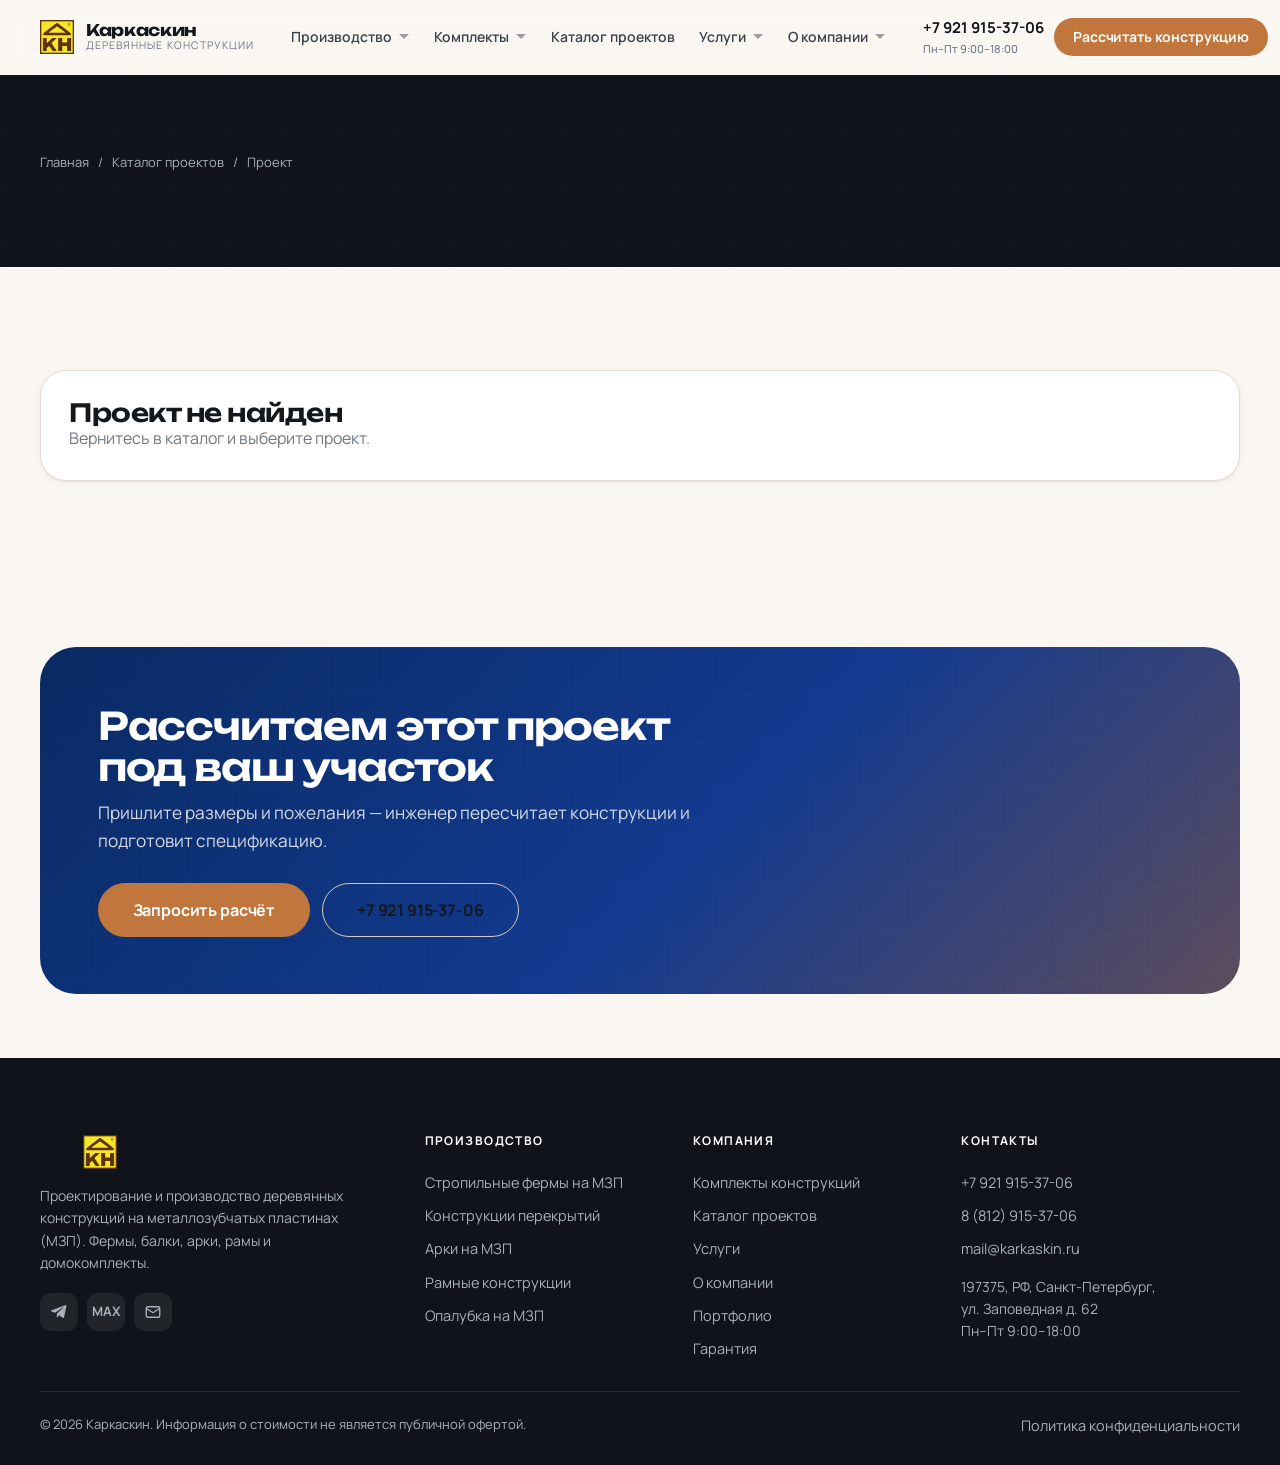
<file: catalog/product.html>
<!DOCTYPE html>
<html lang="ru">
<head>
<meta charset="UTF-8">
<meta name="viewport" content="width=device-width, initial-scale=1">
<title>Проект — Каркаскин</title>
<meta name="description" content="Характеристики проекта каркасного дома, бани или гаража: площадь, габариты, этажность и особенности.">
<meta property="og:title" content="Проект — Каркаскин">
<meta property="og:description" content="Характеристики проекта каркасного дома, бани или гаража: площадь, габариты, этажность и особенности.">
<meta property="og:type" content="website">
<link rel="icon" href="../assets/img/brand/kn.svg">
<link rel="preconnect" href="https://fonts.googleapis.com">
<link rel="preconnect" href="https://fonts.gstatic.com" crossorigin>
<link href="https://fonts.googleapis.com/css2?family=Manrope:wght@400;500;600;700;800&family=Unbounded:wght@400;500;600;700&display=swap" rel="stylesheet">
<link rel="stylesheet" href="../assets/css/style.css">
<script type="importmap">
{ "imports": { "three": "../assets/vendor/three.module.js", "three/addons/": "../assets/vendor/" } }
</script>
</head>
<body>
<header class="header">
  <div class="container header__in">
    <a class="brand" href="../">
      <img class="brand__logo" src="../assets/img/brand/kn.svg" alt="Каркаскин" width="120" height="34">
      <span class="brand__txt">
        <span class="brand__name">Каркаскин</span>
        <span class="brand__sub">Деревянные конструкции</span>
      </span>
    </a>

    <nav class="nav">
      <div class="nav__item has-dd">
        <a class="nav__link" href="../production/">Производство <svg class="nav__caret" viewBox="0 0 12 8"><path fill="currentColor" d="M1 1l5 5 5-5"/></svg></a>
        <div class="dropdown">
          <a href="../production/">Обзор производства<span>Что и как мы изготавливаем</span></a>
          <a href="../production/#trusses">Стропильные фермы на МЗП<span>6 типов конструкций</span></a>
          <a href="../production/#floors">Конструкции перекрытий<span>Балки МДК, Posi-балки, стропила</span></a>
          <a href="../production/#arches">Арки на МЗП<span>Арочные конструкции</span></a>
          <a href="../production/#frames">Рамные конструкции<span>Рамы и полурамы</span></a>
          <a href="../production/#formwork">Опалубка на МЗП<span>Оснастка и формы</span></a>
        </div>
      </div>
      <div class="nav__item has-dd">
        <a class="nav__link" href="../kits/">Комплекты <svg class="nav__caret" viewBox="0 0 12 8"><path fill="currentColor" d="M1 1l5 5 5-5"/></svg></a>
        <div class="dropdown">
          <a href="../kits/">Все комплекты<span>Готовые решения под ключ</span></a>
          <a href="../kits/#gable">Двускатная крыша<span>Классическая двускатная конструкция</span></a>
          <a href="../kits/#gable-eaves">Двускатная с фронтонными свесами<span>С выносными свесами</span></a>
          <a href="../kits/#hip">Вальмовая крыша<span>Скаты с четырёх сторон</span></a>
          <a href="../kits/#mansard">Мансардная крыша<span>Треугольная мансарда</span></a>
          <a href="../kits/#barn">Барнхаус<span>Рамные конструкции</span></a>
          <a href="../kits/#halframes">Полурамы на МЗП<span>Для вальмовых и сложных крыш</span></a>
        </div>
      </div>
      <div class="nav__item"><a class="nav__link" href="../catalog/">Каталог проектов</a></div>
      <div class="nav__item has-dd">
        <a class="nav__link" href="../services/">Услуги <svg class="nav__caret" viewBox="0 0 12 8"><path fill="currentColor" d="M1 1l5 5 5-5"/></svg></a>
        <div class="dropdown">
          <a href="../services/">Обзор услуг<span>Проектирование и сопровождение</span></a>
          <a href="../services/#structures">Проектирование деревянных конструкций<span>Расчёт КМ, узлы, спецификации</span></a>
          <a href="../services/#houses">Проектирование домов<span>Эскиз, планы, конструктив</span></a>
        </div>
      </div>
      <div class="nav__item has-dd">
        <a class="nav__link" href="../about/">О компании <svg class="nav__caret" viewBox="0 0 12 8"><path fill="currentColor" d="M1 1l5 5 5-5"/></svg></a>
        <div class="dropdown">
          <a href="../about/">О компании<span>Кто мы и как работаем</span></a>
          <a href="../about/portfolio.html">Портфолио<span>Наши работы и объекты</span></a>
          <a href="../about/guarantee.html">Гарантия<span>Условия работы</span></a>
          <a href="../contacts/">Контакты<span>Схема проезда и заявка</span></a>
        </div>
      </div>
    </nav>

    <div class="header__actions">
      <a class="header__phone" href="tel:+79219153706">+7 921 915-37-06<span>Пн–Пт 9:00–18:00</span></a>
      <a class="btn btn--wood btn--sm" href="#constructor">Рассчитать конструкцию</a>
      <button class="burger" aria-label="Меню"><span></span></button>
    </div>
  </div>
</header>
<section class="pagehead">
  <div class="container">
    <div class="crumbs"><a href="../">Главная</a> / <a href="../catalog/">Каталог проектов</a> / <span>Проект</span></div>
  </div>
</section>

<section class="section">
  <div class="container">
    <div data-product></div>
  </div>
</section>


<section class="section--tight">
  <div class="container">
    <div class="cta-band reveal">
      <div class="cta-band__in">
        <div>
          <h2 class="h-2">Рассчитаем этот проект под ваш участок</h2>
          <p class="lead" style="color:rgba(255,255,255,.82);margin-top:12px;max-width:640px">Пришлите размеры и пожелания — инженер пересчитает конструкции и подготовит спецификацию.</p>
        </div>
        <div style="display:flex;gap:12px;flex-wrap:wrap">
          <a class="btn btn--wood btn--lg" href="../contacts/">Запросить расчёт</a>
          <a class="btn btn--ghost btn--lg" href="tel:+79219153706">+7 921 915-37-06</a>
        </div>
      </div>
    </div>
  </div>
</section>
<footer class="footer">
  <div class="container">
    <div class="footer__grid">
      <div>
        <img class="footer__logo" src="../assets/img/brand/kn.svg" alt="Каркаскин" width="120" height="34">
        <p class="footer__about">Проектирование и производство деревянных конструкций на металлозубчатых пластинах (МЗП). Фермы, балки, арки, рамы и домокомплекты.</p>
        <div class="social">
          <a href="http://t.me/Karkaskin_spb" target="_blank" rel="noopener" aria-label="Telegram"><svg viewBox="0 0 24 24" fill="currentColor"><path d="M21.9 4.3L18.7 19c-.2 1-.9 1.3-1.8.8l-4.7-3.5-2.3 2.2c-.3.3-.5.5-1 .5l.4-4.9 8.9-8c.4-.3-.1-.5-.6-.2L6.6 12.9 2 11.3c-1-.3-1-1 .2-1.5l18-6.9c.8-.3 1.5.2 1.7 1.4z"/></svg></a>
          <a href="https://max.ru/u/f9LHodD0cOK1lO4Oa-GV6ywvk-eWFjMYLdY9VHFgPA9asbi6qqAewZuiCBw" target="_blank" rel="noopener" aria-label="MAX"><b style="font-size:13px">MAX</b></a>
          <a href="mailto:mail@karkaskin.ru" aria-label="E-mail"><svg viewBox="0 0 24 24" fill="none" stroke="currentColor" stroke-width="1.8"><rect x="3" y="5" width="18" height="14" rx="2"/><path d="M3 7l9 6 9-6"/></svg></a>
        </div>
      </div>
      <div>
        <h5>Производство</h5>
        <a href="../production/#trusses">Стропильные фермы на МЗП</a>
        <a href="../production/#floors">Конструкции перекрытий</a>
        <a href="../production/#arches">Арки на МЗП</a>
        <a href="../production/#frames">Рамные конструкции</a>
        <a href="../production/#formwork">Опалубка на МЗП</a>
      </div>
      <div>
        <h5>Компания</h5>
        <a href="../kits/">Комплекты конструкций</a>
        <a href="../catalog/">Каталог проектов</a>
        <a href="../services/">Услуги</a>
        <a href="../about/">О компании</a>
        <a href="../about/portfolio.html">Портфолио</a>
        <a href="../about/guarantee.html">Гарантия</a>
      </div>
      <div>
        <h5>Контакты</h5>
        <a href="tel:+79219153706">+7 921 915-37-06</a>
        <a href="tel:+78129153706">8 (812) 915-37-06</a>
        <a href="mailto:mail@karkaskin.ru">mail@karkaskin.ru</a>
        <p class="footer__about" style="margin-top:10px">197375, РФ, Санкт-Петербург,<br>ул. Заповедная д. 62<br>Пн–Пт 9:00–18:00</p>
      </div>
    </div>
    <div class="footer__bot">
      <span>© <span data-year>2026</span> Каркаскин. Информация о стоимости не является публичной офертой.</span>
      <span><a href="../privacy/" style="display:inline">Политика конфиденциальности</a></span>
    </div>
  </div>
</footer>
<script type="module" src="../assets/js/app.js"></script>
<script type="module" src="../assets/js/catalog.js"></script>
</body>
</html>
</file>
<file: assets/css/style.css>
/* =========================================================
   КАРКАСКИН — дизайн-система v2
   Светлая «инженерная» база + тёмная 3D-сцена
   ========================================================= */

:root {
  /* поверхности */
  --paper:        #FAF7F2;
  --paper-2:      #F2ECE2;
  --paper-3:      #E9E1D5;
  --white:        #FFFFFF;

  /* текст */
  --ink:          #14171C;
  --ink-2:        #3B424C;
  --ink-3:        #6E7783;
  --on-dark:      #F3EFE8;
  --on-dark-2:    #A9B0BA;

  /* бренд */
  --navy:         #0A2A63;
  --navy-2:       #14439C;
  --navy-soft:    #E7EDF9;

  /* дерево / акцент */
  --wood:         #C0763C;
  --wood-2:       #A85F2C;
  --wood-soft:    #F6E9DC;

  /* тёмная сцена */
  --dark:         #10141A;
  --dark-2:       #181D25;
  --dark-3:       #232A34;

  /* линии */
  --line:         #E4DCCE;
  --line-2:       #D6CBB8;

  /* радиусы */
  --r-xs: 8px;
  --r-sm: 12px;
  --r-md: 18px;
  --r-lg: 26px;
  --r-xl: 36px;
  --r-full: 999px;

  /* тени */
  --sh-1: 0 1px 2px rgba(20,23,28,.05), 0 2px 8px rgba(20,23,28,.04);
  --sh-2: 0 2px 6px rgba(20,23,28,.06), 0 12px 28px rgba(20,23,28,.07);
  --sh-3: 0 8px 20px rgba(20,23,28,.10), 0 30px 60px rgba(20,23,28,.10);
  --sh-dark: 0 20px 60px rgba(0,0,0,.45);

  /* сетка */
  --container: 1280px;
  --gutter: clamp(18px, 4vw, 40px);
  --section-y: clamp(64px, 8vw, 128px);

  /* шрифты */
  --font-display: 'Unbounded', 'Manrope', system-ui, sans-serif;
  --font-body: 'Manrope', system-ui, -apple-system, 'Segoe UI', sans-serif;

  --ease: cubic-bezier(.22, .61, .36, 1);
}

/* ---------- reset ---------- */
*, *::before, *::after { box-sizing: border-box; }
html { -webkit-text-size-adjust: 100%; scroll-behavior: smooth; }
body {
  margin: 0;
  background: var(--paper);
  color: var(--ink);
  font-family: var(--font-body);
  font-size: 16px;
  line-height: 1.6;
  font-weight: 400;
  -webkit-font-smoothing: antialiased;
  overflow-x: hidden;
}
img { max-width: 100%; display: block; }
a { color: inherit; text-decoration: none; }
button, input, select, textarea { font: inherit; color: inherit; }
button { cursor: pointer; border: 0; background: none; }
h1, h2, h3, h4, h5 { margin: 0; font-family: var(--font-display); font-weight: 600; line-height: 1.08; letter-spacing: -.02em; }
p { margin: 0 0 1em; }
p:last-child { margin-bottom: 0; }
ul { margin: 0; padding: 0; list-style: none; }
::selection { background: var(--wood); color: #fff; }

/* ---------- типографика ---------- */
.h-hero { font-size: clamp(34px, 5.4vw, 68px); letter-spacing: -.035em; }
.h-1 { font-size: clamp(30px, 4.2vw, 52px); letter-spacing: -.03em; }
.h-2 { font-size: clamp(25px, 3.1vw, 38px); letter-spacing: -.028em; }
.h-3 { font-size: clamp(19px, 2vw, 25px); letter-spacing: -.02em; }
.h-4 { font-size: 17px; letter-spacing: -.01em; font-weight: 600; }
.lead { font-size: clamp(16px, 1.35vw, 19px); line-height: 1.62; color: var(--ink-2); }
.muted { color: var(--ink-3); }
.small { font-size: 14px; }
.mono { font-family: 'SFMono-Regular', Consolas, 'Liberation Mono', monospace; font-variant-numeric: tabular-nums; }

/* ---------- сетка ---------- */
.container { width: 100%; max-width: var(--container); margin-inline: auto; padding-inline: var(--gutter); }
.section { padding-block: var(--section-y); }
.section--tight { padding-block: clamp(40px, 5vw, 72px); }
.section--paper2 { background: var(--paper-2); }
.section--dark { background: var(--dark); color: var(--on-dark); }
.section--dark .lead, .section--dark .muted { color: var(--on-dark-2); }
.section--navy { background: var(--navy); color: #fff; }

.grid { display: grid; gap: clamp(16px, 2.2vw, 28px); }
.g-2 { grid-template-columns: repeat(2, 1fr); }
.g-3 { grid-template-columns: repeat(3, 1fr); }
.g-4 { grid-template-columns: repeat(4, 1fr); }
.split { display: grid; grid-template-columns: 1fr 1fr; gap: clamp(24px, 4vw, 64px); align-items: center; }
.split--wide-left { grid-template-columns: 1.15fr .85fr; }

.eyebrow {
  display: inline-flex; align-items: center; gap: 10px;
  font-size: 12px; font-weight: 700; letter-spacing: .16em; text-transform: uppercase;
  color: var(--wood-2); margin-bottom: 18px;
}
.eyebrow::before { content: ''; width: 26px; height: 2px; background: var(--wood); border-radius: 2px; }
.section--dark .eyebrow, .section--navy .eyebrow { color: #E8B27C; }
.section--dark .eyebrow::before, .section--navy .eyebrow::before { background: #E8B27C; }

.sec-head { max-width: 760px; margin-bottom: clamp(28px, 3.6vw, 52px); }
.sec-head.center { margin-inline: auto; text-align: center; }
.sec-head.center .eyebrow { justify-content: center; }
.sec-head p { margin-top: 18px; }

/* ---------- кнопки ---------- */
.btn {
  --bg: var(--wood); --fg: #fff; --bd: transparent;
  display: inline-flex; align-items: center; justify-content: center; gap: 10px;
  padding: 15px 26px; border-radius: var(--r-full);
  background: var(--bg); color: var(--fg); border: 1px solid var(--bd);
  font-size: 15px; font-weight: 700; letter-spacing: -.01em; line-height: 1;
  transition: transform .25s var(--ease), box-shadow .25s var(--ease), background .25s var(--ease), border-color .25s var(--ease);
  white-space: nowrap;
}
.btn:hover { transform: translateY(-2px); box-shadow: 0 10px 24px rgba(20,23,28,.16); }
.btn:active { transform: translateY(0); }
.btn--navy { --bg: var(--navy); }
.btn--dark { --bg: var(--dark); }
.btn--wood { --bg: var(--wood); }
.btn--ghost { --bg: transparent; --fg: var(--ink); --bd: var(--line-2); }
.btn--ghost:hover { --bd: var(--ink); }
.section--dark .btn--ghost, .section--navy .btn--ghost { --fg: var(--on-dark); --bd: rgba(255,255,255,.28); }
.section--dark .btn--ghost:hover, .section--navy .btn--ghost:hover { --bd: rgba(255,255,255,.7); }
.btn--lg { padding: 18px 34px; font-size: 16px; }
.btn--sm { padding: 11px 18px; font-size: 14px; }
.btn--block { width: 100%; }
.btn[disabled] { opacity: .45; pointer-events: none; }
.btn__ico { width: 18px; height: 18px; flex: none; }

/* ---------- бейджи / чипы ---------- */
.chip {
  display: inline-flex; align-items: center; gap: 8px;
  padding: 7px 14px; border-radius: var(--r-full);
  background: var(--paper-2); border: 1px solid var(--line);
  font-size: 13px; font-weight: 600; color: var(--ink-2);
}
.chip--wood { background: var(--wood-soft); border-color: transparent; color: var(--wood-2); }
.chip--navy { background: var(--navy-soft); border-color: transparent; color: var(--navy); }
.chip--dot::before { content: ''; width: 7px; height: 7px; border-radius: 50%; background: currentColor; }

/* ---------- карточки ---------- */
.card {
  background: var(--white); border: 1px solid var(--line); border-radius: var(--r-lg);
  padding: clamp(20px, 2.2vw, 30px); box-shadow: var(--sh-1);
  transition: transform .3s var(--ease), box-shadow .3s var(--ease), border-color .3s var(--ease);
}
.card--hover:hover { transform: translateY(-5px); box-shadow: var(--sh-2); border-color: var(--line-2); }
.card--flat { box-shadow: none; }
.card__ico {
  width: 52px; height: 52px; border-radius: 15px; display: grid; place-items: center;
  background: var(--wood-soft); color: var(--wood-2); margin-bottom: 18px;
}
.card__ico svg { width: 26px; height: 26px; }
.card__num { font-family: var(--font-display); font-size: 13px; font-weight: 600; color: var(--wood-2); letter-spacing: .08em; }

/* ---------- картинка-обложка ---------- */
.media {
  position: relative; overflow: hidden; border-radius: var(--r-md); background: var(--paper-3);
  aspect-ratio: 4 / 3;
}
.media img { width: 100%; height: 100%; object-fit: cover; transition: transform .7s var(--ease); }
.card--hover:hover .media img, .media--hover:hover img { transform: scale(1.045); }
.media__tag { position: absolute; top: 12px; left: 12px; z-index: 2; }

/* ---------- шапка ---------- */
.header {
  position: sticky; top: 0; z-index: 60;
  background: rgba(250,247,242,.88); backdrop-filter: blur(14px);
  border-bottom: 1px solid transparent; transition: border-color .3s, box-shadow .3s;
}
.header.is-stuck { border-bottom-color: var(--line); box-shadow: 0 6px 24px rgba(20,23,28,.05); }
.header__in { display: flex; align-items: center; gap: 26px; height: 74px; }
.brand { display: flex; align-items: center; gap: 12px; flex: none; }
.brand__logo { height: 34px; width: auto; }
.brand__txt { display: flex; flex-direction: column; line-height: 1.12; }
.brand__name { font-family: var(--font-display); font-weight: 700; font-size: 16px; letter-spacing: -.02em; }
.brand__sub { font-size: 10.5px; letter-spacing: .1em; text-transform: uppercase; color: var(--ink-3); }

.nav { display: flex; align-items: center; gap: 4px; margin-left: auto; }
.nav__item { position: relative; }
.nav__link {
  display: flex; align-items: center; gap: 6px; padding: 10px 14px; border-radius: var(--r-full);
  font-size: 14.5px; font-weight: 600; color: var(--ink-2); transition: color .2s, background .2s;
}
.nav__link:hover, .nav__item.is-open > .nav__link { color: var(--ink); background: var(--paper-2); }
.nav__link.is-active { color: var(--navy); }
.nav__caret { width: 12px; height: 12px; opacity: .5; transition: transform .25s var(--ease); }
.nav__item.is-open .nav__caret { transform: rotate(180deg); }

.dropdown {
  position: absolute; top: calc(100% + 10px); left: 0; min-width: 280px;
  background: var(--white); border: 1px solid var(--line); border-radius: var(--r-md);
  box-shadow: var(--sh-3); padding: 10px; opacity: 0; visibility: hidden; transform: translateY(-8px);
  transition: opacity .22s var(--ease), transform .22s var(--ease), visibility .22s;
}
.nav__item.is-open .dropdown { opacity: 1; visibility: visible; transform: translateY(0); }
.dropdown a {
  display: block; padding: 9px 14px; border-radius: var(--r-sm);
  font-size: 14.5px; font-weight: 600; color: var(--ink-2); transition: background .18s, color .18s;
}
.dropdown a:hover { background: var(--paper-2); color: var(--ink); }
.dropdown a span { display: block; font-size: 12.5px; font-weight: 400; color: var(--ink-3); margin-top: 2px; }

.header__actions { display: flex; align-items: center; gap: 10px; flex: none; }
.header__phone { font-weight: 700; font-size: 15px; white-space: nowrap; }
.header__phone span { display: block; font-size: 11px; font-weight: 500; color: var(--ink-3); }
.burger { display: none; width: 44px; height: 44px; border-radius: 12px; place-items: center; }
.burger span { display: block; width: 20px; height: 2px; background: var(--ink); border-radius: 2px; position: relative; transition: .25s var(--ease); }
.burger span::before, .burger span::after {
  content: ''; position: absolute; left: 0; width: 20px; height: 2px; background: var(--ink); border-radius: 2px; transition: .25s var(--ease);
}
.burger span::before { top: -6px; } .burger span::after { top: 6px; }
.burger.is-active span { background: transparent; }
.burger.is-active span::before { top: 0; transform: rotate(45deg); }
.burger.is-active span::after { top: 0; transform: rotate(-45deg); }

/* мобильное меню */
.mobile-menu {
  position: fixed; inset: 74px 0 0; z-index: 55; background: var(--paper);
  overflow-y: auto; padding: 26px var(--gutter) 60px;
  transform: translateY(-8px); opacity: 0; visibility: hidden; transition: .28s var(--ease);
}
.mobile-menu.is-open { transform: none; opacity: 1; visibility: visible; }
.mobile-menu a.m-link { display: block; padding: 13px 0; border-bottom: 1px solid var(--line); font-weight: 700; font-size: 17px; }
.mobile-menu .m-sub { padding-left: 16px; border-left: 2px solid var(--line); margin: 6px 0 10px; }
.mobile-menu .m-sub a { font-size: 15px; font-weight: 500; color: var(--ink-2); border-bottom: 0; padding: 8px 0; }

/* ---------- герой ---------- */
.hero {
  position: relative; background: var(--dark); color: var(--on-dark); overflow: hidden;
  padding-block: clamp(56px, 7vw, 104px) clamp(60px, 7vw, 110px);
}
.hero::before {
  content: ''; position: absolute; inset: 0;
  background:
    radial-gradient(900px 520px at 78% 12%, rgba(192,118,60,.24), transparent 62%),
    radial-gradient(700px 500px at 8% 88%, rgba(20,67,156,.34), transparent 60%);
  pointer-events: none;
}
.hero::after {
  content: ''; position: absolute; inset: 0; opacity: .35; pointer-events: none;
  background-image: linear-gradient(rgba(255,255,255,.045) 1px, transparent 1px), linear-gradient(90deg, rgba(255,255,255,.045) 1px, transparent 1px);
  background-size: 64px 64px;
  mask-image: radial-gradient(120% 90% at 50% 0%, #000 35%, transparent 78%);
}
.hero__in { position: relative; z-index: 2; display: grid; grid-template-columns: minmax(0, 1fr) minmax(0, 1.05fr); gap: clamp(28px, 4vw, 64px); align-items: center; }
.hero h1 { color: #fff; }
.hero .lead { color: var(--on-dark-2); }
.hero__badge { display: inline-flex; align-items: center; gap: 9px; padding: 8px 15px; border-radius: var(--r-full); background: rgba(255,255,255,.07); border: 1px solid rgba(255,255,255,.14); font-size: 12.5px; font-weight: 700; letter-spacing: .1em; text-transform: uppercase; color: #E8B27C; margin-bottom: 24px; }
.hero__badge::before { content: ''; width: 7px; height: 7px; border-radius: 50%; background: #5BD48A; box-shadow: 0 0 0 4px rgba(91,212,138,.18); }
.hero__cta { display: flex; flex-wrap: wrap; gap: 12px; margin-top: 34px; }
.hero__stats { display: grid; grid-template-columns: repeat(3, auto); gap: clamp(20px, 3vw, 44px); margin-top: 46px; padding-top: 30px; border-top: 1px solid rgba(255,255,255,.12); justify-content: start; }
.hero__stat b { display: block; font-family: var(--font-display); font-size: clamp(22px, 2.4vw, 30px); font-weight: 600; color: #fff; letter-spacing: -.02em; }
.hero__stat span { font-size: 13px; color: var(--on-dark-2); }

/* ---------- 3D-конструктор ---------- */

.field { margin-bottom: 16px; }
.field__label { display: block; font-size: 13px; font-weight: 600; color: var(--ink-2); margin-bottom: 7px; }
.field__label span { color: var(--ink-3); font-weight: 400; }
.input, .select, .textarea {
  width: 100%; padding: 13px 15px; border-radius: var(--r-sm);
  background: var(--white); border: 1px solid var(--line-2); color: var(--ink);
  font-size: 15px; transition: border-color .2s, box-shadow .2s; outline: none;
}
.input:focus, .select:focus, .textarea:focus { border-color: var(--navy-2); box-shadow: 0 0 0 3px rgba(20,67,156,.12); }
.textarea { min-height: 120px; resize: vertical; }
.select { appearance: none; background-image: url("data:image/svg+xml;charset=utf-8,%3Csvg xmlns='http://www.w3.org/2000/svg' width='12' height='8' viewBox='0 0 12 8'%3E%3Cpath fill='%236E7783' d='M1 1l5 5 5-5'/%3E%3C/svg%3E"); background-repeat: no-repeat; background-position: right 14px center; padding-right: 38px; }

/* слайдеры */

/* сегменты (этаж, крыша, порода) */

/* результат расчёта */

/* ---------- вкладки ---------- */
.tabs { display: flex; flex-wrap: wrap; gap: 8px; border-bottom: 1px solid var(--line); margin-bottom: clamp(24px, 3vw, 40px); }
.tabs button {
  padding: 13px 20px; font-size: 15px; font-weight: 700; color: var(--ink-3);
  border-bottom: 2px solid transparent; margin-bottom: -1px; transition: color .2s, border-color .2s; white-space: nowrap;
}
.tabs button:hover { color: var(--ink); }
.tabs button.is-active { color: var(--navy); border-bottom-color: var(--navy); }
.tab-panel { display: none; animation: fade .4s var(--ease); }
.tab-panel.is-active { display: block; }
@keyframes fade { from { opacity: 0; transform: translateY(8px); } to { opacity: 1; transform: none; } }

/* ---------- лента/сетка карточек ---------- */
.prod {
  display: block; background: var(--white); border: 1px solid var(--line); border-radius: var(--r-lg);
  overflow: hidden; box-shadow: var(--sh-1); transition: transform .3s var(--ease), box-shadow .3s var(--ease);
}
.prod:hover { transform: translateY(-6px); box-shadow: var(--sh-3); }
.prod__media { position: relative; aspect-ratio: 4/3; overflow: hidden; background: var(--paper-3); }
.prod__media img { width: 100%; height: 100%; object-fit: cover; transition: transform .7s var(--ease); }
.prod:hover .prod__media img { transform: scale(1.06); }
.prod__body { padding: 20px 22px 24px; }
.prod__name { font-size: 18px; font-weight: 600; font-family: var(--font-display); letter-spacing: -.02em; margin-bottom: 8px; }
.prod__meta { display: flex; flex-wrap: wrap; gap: 8px; }
.prod__foot { display: flex; align-items: center; justify-content: space-between; margin-top: 16px; padding-top: 14px; border-top: 1px solid var(--line); font-size: 13.5px; color: var(--ink-3); }
.prod__foot b { color: var(--ink); font-size: 15px; }

/* ---------- каталог ---------- */
.filters { display: flex; flex-wrap: wrap; gap: 8px; margin-bottom: 28px; }
.filters button {
  padding: 10px 18px; border-radius: var(--r-full); border: 1px solid var(--line-2); background: var(--white);
  font-size: 14px; font-weight: 600; color: var(--ink-2); transition: .2s;
}
.filters button:hover { border-color: var(--ink); }
.filters button.is-active { background: var(--navy); border-color: var(--navy); color: #fff; }

/* ---------- этапы ---------- */
.steps { counter-reset: s; display: grid; gap: 2px; background: var(--line); border: 1px solid var(--line); border-radius: var(--r-lg); overflow: hidden; }
.step { background: var(--white); padding: 26px 24px; position: relative; }
.step::before {
  counter-increment: s; content: '0' counter(s); display: block;
  font-family: var(--font-display); font-size: 13px; font-weight: 600; color: var(--wood-2); margin-bottom: 12px; letter-spacing: .06em;
}
.step h4 { margin-bottom: 8px; }

/* ---------- логотипы/партнёры ---------- */
.strip { display: flex; flex-wrap: wrap; gap: 12px; }
.strip span { padding: 10px 18px; border-radius: var(--r-full); background: var(--paper-2); border: 1px solid var(--line); font-size: 13px; font-weight: 600; color: var(--ink-2); }

/* ---------- CTA-полоса ---------- */
.cta-band {
  position: relative; overflow: hidden; border-radius: var(--r-xl);
  background: linear-gradient(135deg, var(--navy) 0%, #123a8f 55%, var(--wood-2) 145%);
  color: #fff; padding: clamp(34px, 4.5vw, 62px);
}
.cta-band::after { content: ''; position: absolute; inset: 0; opacity: .3; background-image: linear-gradient(rgba(255,255,255,.06) 1px, transparent 1px), linear-gradient(90deg, rgba(255,255,255,.06) 1px, transparent 1px); background-size: 48px 48px; }
.cta-band > * { position: relative; z-index: 2; }
.cta-band__in { display: flex; align-items: center; justify-content: space-between; gap: 28px; flex-wrap: wrap; }
.cta-band h2 { color: #fff; max-width: 620px; }

/* ---------- формы ---------- */
.form-grid { display: grid; grid-template-columns: 1fr 1fr; gap: 16px; }
.form-grid .full { grid-column: 1 / -1; }
.check { display: flex; gap: 11px; align-items: flex-start; font-size: 13.5px; color: var(--ink-2); cursor: pointer; }
.check input { width: 18px; height: 18px; margin-top: 2px; accent-color: var(--navy); flex: none; }
.form-note { font-size: 12.5px; color: var(--ink-3); }
.form-ok {
  display: none; align-items: flex-start; gap: 12px; padding: 16px 18px; border-radius: var(--r-sm);
  background: #EAF7EF; border: 1px solid #B6E2C6; color: #1B6B3A; font-size: 14.5px; font-weight: 600;
}
.form-ok.is-on { display: flex; }
.form-err { display: none; padding: 14px 16px; border-radius: var(--r-sm); background: #FDECEA; border: 1px solid #F3C3BC; color: #A32A1C; font-size: 14px; font-weight: 600; }
.form-err.is-on { display: block; }
.btn__spin { display: none; width: 15px; height: 15px; border: 2px solid rgba(255,255,255,.35); border-top-color: #fff; border-radius: 50%; animation: spin .7s linear infinite; }
.btn.is-loading .btn__spin { display: block; }
.btn.is-loading .btn__ico { display: none; }
@keyframes spin { to { transform: rotate(360deg); } }

/* ---------- таблица ---------- */
.table { width: 100%; border-collapse: collapse; font-size: 15px; }
.table th, .table td { padding: 14px 16px; text-align: left; border-bottom: 1px solid var(--line); }
.table th { font-size: 12px; letter-spacing: .1em; text-transform: uppercase; color: var(--ink-3); font-weight: 700; }
.table tr:last-child td { border-bottom: 0; }
.table tbody tr:hover { background: var(--paper-2); }

/* ---------- уведомление-тост ---------- */
.toast {
  position: fixed; right: 20px; bottom: 20px; z-index: 200; display: flex; align-items: center; gap: 12px;
  padding: 15px 20px; border-radius: var(--r-sm); background: var(--dark); color: #fff; box-shadow: var(--sh-3);
  font-size: 14.5px; font-weight: 600; transform: translateY(120%); opacity: 0; transition: .35s var(--ease);
  max-width: 380px;
}
.toast.is-on { transform: none; opacity: 1; }

/* ---------- футер ---------- */
.footer { background: var(--dark); color: var(--on-dark); padding-block: clamp(48px, 6vw, 84px) 28px; }
.footer__grid { display: grid; grid-template-columns: 1.5fr 1fr 1fr 1.2fr; gap: 36px; }
.footer h5 { font-size: 12px; letter-spacing: .12em; text-transform: uppercase; color: #fff; margin-bottom: 18px; font-family: var(--font-body); font-weight: 700; }
.footer a { display: block; padding: 5px 0; color: var(--on-dark-2); font-size: 14.5px; transition: color .2s; }
.footer a:hover { color: #fff; }
.footer__logo { height: 34px; margin-bottom: 16px; }
.footer__about { font-size: 14px; color: var(--on-dark-2); max-width: 320px; }
.footer__bot { margin-top: 26px; padding-top: 22px; border-top: 1px solid rgba(255,255,255,.1); display: flex; justify-content: space-between; gap: 16px; flex-wrap: wrap; font-size: 13px; color: var(--on-dark-2); }
.social { display: flex; gap: 9px; margin-top: 18px; }
.social a { width: 38px; height: 38px; border-radius: 11px; background: rgba(255,255,255,.07); display: grid; place-items: center; padding: 0; transition: background .2s; }
.social a:hover { background: var(--wood); }
.social svg { width: 18px; height: 18px; }

/* ---------- хлебные крошки / заголовок страницы ---------- */
.pagehead { position: relative; background: var(--dark); color: #fff; padding-block: clamp(46px, 6vw, 86px); overflow: hidden; }
.pagehead::after { content: ''; position: absolute; inset: 0; opacity: .3; background-image: linear-gradient(rgba(255,255,255,.05) 1px, transparent 1px), linear-gradient(90deg, rgba(255,255,255,.05) 1px, transparent 1px); background-size: 56px 56px; }
.pagehead > * { position: relative; z-index: 2; }
.pagehead h1 { color: #fff; max-width: 860px; }
.pagehead .lead { color: var(--on-dark-2); margin-top: 18px; max-width: 720px; }
.crumbs { display: flex; gap: 9px; align-items: center; font-size: 13px; color: var(--on-dark-2); margin-bottom: 18px; flex-wrap: wrap; }
.crumbs a:hover { color: #fff; }

/* ---------- появление ---------- */
.reveal { opacity: 0; transform: translateY(22px); transition: opacity .7s var(--ease), transform .7s var(--ease); }
.reveal.is-in { opacity: 1; transform: none; }
@media (prefers-reduced-motion: reduce) { .reveal { opacity: 1; transform: none; transition: none; } }

/* ---------- адаптив ---------- */
@media (max-width: 1180px) {
  .footer__grid { grid-template-columns: 1fr 1fr; gap: 30px; }
}
@media (max-width: 1024px) {
  .nav { display: none; }
  .burger { display: grid; }
  .header__phone { display: none; }
  .hero__in { grid-template-columns: 1fr; }
  .split, .split--wide-left { grid-template-columns: 1fr; }
  .g-3, .g-4 { grid-template-columns: repeat(2, 1fr); }
}
@media (max-width: 640px) {
  .g-2, .g-3, .g-4 { grid-template-columns: 1fr; }
  .form-grid { grid-template-columns: 1fr; }
  .hero__stats { grid-template-columns: 1fr 1fr; }
  .brand__txt { display: none; }
  .header__in { height: 66px; }
  .mobile-menu { inset: 66px 0 0; }
  .btn { width: 100%; }
  .hero__cta .btn { width: auto; flex: 1 1 auto; }
  .footer__grid { grid-template-columns: 1fr; }
}

/* --- доработка: пресеты проектов и CTA в конструкторе --- */
.btn--primary { background: var(--wood); color: #fff; width: 100%; }
.btn--primary:hover { filter: brightness(1.08); }

/* ===== k3d: шапка в одну строку ===== */
.nav__link { white-space: nowrap; padding: 10px 11px; font-size: 14px; }
.nav { gap: 2px; }
/* выпадающие меню выравниваем по правому краю пункта: иначе невидимый список
   у крайних пунктов вылезает за правый край и растягивает страницу */
.nav .dropdown { left: auto; right: 0; }
/* длинные слова в заголовках не должны вылезать за ширину экрана на мобильном */
.h-hero, .h-1, .h-2, .h-3 { overflow-wrap: break-word; }
@media (max-width: 1264px) {
  /* в узкой шапке телефон убираем: иначе меню с nowrap выталкивает страницу по ширине */
  .header__phone { display: none; }
  .header__in { gap: 14px; }
  .nav__link { padding: 10px 9px; }
}
@media (max-width: 1100px) {
  /* кнопка дублирует призыв в первом экране — на узких ширинах освобождаем место меню */
  .header__actions .btn { display: none; }
}
/* ===== /k3d ===== */

/* ===== 3D-КОНСТРУКТОР (собрано scripts/build_sites.py из scripts/_cfg.css) ===== */
/* =========================================================
   3D-КОНСТРУКТОР — стили (единый источник для всех сайтов)
   Устанавливается в style.css karkaskin и во бандл k3d.js.
   Токены: --cfg-accent (цвет сайта), --on-dark-2, --dark-2, --dark-3,
   --font-display, --font-body — берутся из темы сайта, вне темы — запасные значения.
   ========================================================= */
.cfg {
  --ac: var(--cfg-accent, var(--wood, #C0763C));
  --dim: var(--on-dark-2, #A9B0BA);
  --panel: var(--dark-2, #141A21);
  --panel-3: var(--dark-3, #1C242D);
  --scene: #0D1116;
  --line: rgba(255,255,255,.11);
  --fd: var(--font-display, inherit);
  display: grid;
  grid-template-columns: 340px minmax(0, 1fr);
  border-radius: 18px;
  background: var(--panel);
  border: 1px solid var(--line);
  box-shadow: 0 24px 48px rgba(0,0,0,.35);
  color: var(--on-dark, #F3EFE8);
}
.cfg--solo { display: block; }

/* ---------- панель параметров: без внутренней прокрутки, тянется за контентом ---------- */
.cfg__panel {
  padding: 24px 22px 22px;
  background: var(--panel);
  border-right: 1px solid var(--line);
  border-radius: 18px 0 0 18px;
}
.cfg__title { font-family: var(--fd); font-size: 17px; font-weight: 600; color: #fff; margin-bottom: 5px; }
.cfg__hint { font-size: 12.5px; line-height: 1.45; color: var(--dim); margin-bottom: 20px; }
.cfg__group { margin: 0 0 20px; }
.cfg__label {
  display: flex; justify-content: space-between; align-items: baseline; gap: 10px;
  font-size: 11.5px; font-weight: 700; letter-spacing: .08em; text-transform: uppercase;
  color: #C9D0D9; margin-bottom: 8px;
}
.cfg__label[for] { cursor: pointer; }
.cfg__val { font-family: var(--fd); font-size: 14px; font-weight: 700; color: #F0BE86; letter-spacing: 0; text-transform: none; white-space: nowrap; }
.cfg .field { margin-bottom: 10px; }
.cfg .field:last-child { margin-bottom: 0; }

/* пресеты */
.cfg__presets { display: flex; flex-wrap: wrap; gap: 6px; }
.cfg__presets button {
  padding: 7px 12px; border-radius: 999px; border: 1px solid rgba(255,255,255,.18);
  background: var(--panel-3); color: #D5DBE2; font-family: inherit; font-size: 12px; font-weight: 600;
  line-height: 1.3; cursor: pointer; transition: border-color .15s, color .15s, background .15s;
}
.cfg__presets button:hover { border-color: var(--ac); color: #fff; background: rgba(192,118,60,.16); }
.cfg__presets button:active { transform: translateY(1px); }

/* слайдер: заполненная часть трека + метки диапазона */
.cfg .range {
  -webkit-appearance: none; appearance: none; display: block; width: 100%; height: 22px;
  background: transparent; outline: none; margin: 0; cursor: pointer;
}
.cfg .range::-webkit-slider-runnable-track {
  height: 6px; border-radius: 6px;
  background: linear-gradient(to right, var(--ac) 0 var(--fill, 50%), rgba(255,255,255,.16) var(--fill, 50%) 100%);
}
.cfg .range::-moz-range-track { height: 6px; border-radius: 6px; background: rgba(255,255,255,.16); }
.cfg .range::-moz-range-progress { height: 6px; border-radius: 6px; background: var(--ac); }
.cfg .range::-webkit-slider-thumb {
  -webkit-appearance: none; width: 18px; height: 18px; margin-top: -6px; border-radius: 50%;
  background: #fff; border: 4px solid var(--ac); box-shadow: 0 2px 6px rgba(0,0,0,.45); cursor: pointer;
}
.cfg .range::-moz-range-thumb {
  width: 10px; height: 10px; border-radius: 50%; background: #fff; border: 4px solid var(--ac);
  box-shadow: 0 2px 6px rgba(0,0,0,.45); cursor: pointer;
}
.cfg .range:focus-visible::-webkit-slider-thumb { box-shadow: 0 0 0 4px rgba(192,118,60,.35); }
.cfg__range { display: flex; justify-content: space-between; font-size: 11px; color: var(--dim); margin-top: -2px; font-variant-numeric: tabular-nums; }

/* переключатели-сегменты */
.cfg .seg { display: flex; gap: 6px; background: var(--panel-3); padding: 5px; border-radius: 12px; }
.cfg .seg button {
  flex: 1 1 0; min-width: 0; padding: 9px 10px; border: 0; border-radius: 9px;
  font-family: inherit; font-size: 13px; font-weight: 600; line-height: 1.25; text-align: center;
  color: #C9D0D9; transition: background .18s, color .18s; white-space: nowrap; cursor: pointer;
}
.cfg .seg button:hover { color: #fff; background: rgba(255,255,255,.06); }
.cfg .seg button.is-active { background: var(--ac); color: #fff; }
/* пилюли этажности и породы: светлая подложка + тёмный текст (по замечанию заказчика),
   у сетки крыш (seg--grid) оформление остаётся прежним */
.cfg .seg:not(.seg--grid) button { background: #EFE9DE; color: #1C2430; }
.cfg .seg:not(.seg--grid) button:hover { background: #E4DCCB; color: #1C2430; }
.cfg .seg:not(.seg--grid) button.is-active { background: var(--ac); color: #1C2430; }
.cfg .seg--grid { display: grid; grid-template-columns: 1fr 1fr; gap: 6px; }
.cfg .seg--grid button { text-align: left; padding: 9px 12px; white-space: normal; display: flex; flex-direction: column; justify-content: center; min-height: 54px; }
.cfg .seg--grid button b { font-size: 13px; font-weight: 600; }
.cfg .seg--grid button small { display: block; font-size: 11px; font-weight: 400; line-height: 1.3; color: #B3BBC5; margin-top: 2px; }
.cfg .seg--grid button.is-active small { color: rgba(255,255,255,.86); }
.cfg .seg--grid button:last-child:nth-child(odd) { grid-column: 1 / -1; }   /* нечётный последний — на всю ширину */
.cfg .seg--even button { text-align: center; min-height: 40px; }

/* раскрывающийся блок «Дополнительные параметры» */
.cfg__more { margin-bottom: 18px; }
.cfg__more summary {
  display: flex; align-items: center; justify-content: space-between; gap: 10px;
  list-style: none; cursor: pointer; padding: 10px 12px; margin: 0 -12px; border-radius: 10px;
  font-size: 11.5px; font-weight: 700; letter-spacing: .08em; text-transform: uppercase;
  color: #D5DBE2; transition: background .15s, color .15s; user-select: none;
}
.cfg__more summary::-webkit-details-marker { display: none; }
.cfg__more summary::after {
  content: ''; width: 8px; height: 8px; flex: none; margin-right: 3px;
  border-right: 2px solid var(--ac); border-bottom: 2px solid var(--ac);
  transform: rotate(45deg) translateY(-2px); transition: transform .2s;
}
.cfg__more[open] summary::after { transform: rotate(225deg) translateY(-2px); }
.cfg__more summary:hover { background: rgba(255,255,255,.06); color: #fff; }
.cfg__more summary:focus-visible { outline: 2px solid var(--ac); outline-offset: 2px; }
.cfg__more-body { padding-top: 12px; display: grid; gap: 10px; }
.cfg__more-body .field { margin-bottom: 0; }
.cfg select.select {
  width: 100%; padding: 11px 36px 11px 12px; border-radius: 10px; border: 1px solid rgba(255,255,255,.16);
  background-color: var(--panel-3); color: #fff; font-family: inherit; font-size: 14px; outline: none; cursor: pointer;
  appearance: none; -webkit-appearance: none;
  background-image: url("data:image/svg+xml;charset=utf-8,%3Csvg xmlns='http://www.w3.org/2000/svg' width='12' height='8' viewBox='0 0 12 8'%3E%3Cpath fill='none' stroke='%23C9D0D9' stroke-width='1.8' stroke-linecap='round' d='M1.5 1.5l4.5 4.5 4.5-4.5'/%3E%3C/svg%3E");
  background-repeat: no-repeat; background-position: right 13px center;
}
.cfg select.select:focus { border-color: var(--ac); box-shadow: 0 0 0 3px rgba(192,118,60,.22); }
.cfg select.select option { background: var(--panel-3); color: #fff; }

/* кнопки панели */
.cfg__actions { display: grid; gap: 10px; margin-top: 4px; }
.cfg .btn {
  display: inline-flex; align-items: center; justify-content: center; gap: 8px;
  padding: 14px 18px; border-radius: 12px; border: 1.5px solid transparent;
  font-family: inherit; font-size: 14px; font-weight: 700; line-height: 1.2; cursor: pointer;
  transition: filter .15s, border-color .15s, color .15s, background .15s; user-select: none;
}
.cfg .btn--primary { width: 100%; background: var(--ac); color: #fff; }
.cfg .btn--primary:hover { filter: brightness(1.08); }
.cfg .btn--ghost { background: transparent; border-color: rgba(255,255,255,.24); color: #D5DBE2; }
.cfg .btn--ghost:hover { border-color: #fff; color: #fff; background: rgba(255,255,255,.05); }
.cfg .btn--sm { padding: 11px 18px; font-size: 13.5px; }

/* ---------- сцена ---------- */
/* вариант «только модель» (в первом экране): сцена на всю ширину блока */
.cfg--solo .cfg__stage { position: relative; top: 0; height: clamp(380px, 56vh, 660px); border-radius: 18px; --cfg-bottom-k: 0.06; }
/* в первом экране кнопки уходят наверх направо и не закрывают модель */
.cfg--solo .cfg__tools { top: 14px; bottom: auto; }
.cfg--solo .cfg__tools .cfg__tool span { display: inline; }
.cfg--solo .cfg__tools .cfg__tool { width: auto; padding: 0 13px 0 11px; justify-content: flex-start; }
.cfg__stage {
  position: sticky; top: 16px; align-self: start;
  height: min(760px, calc(100vh - 40px)); min-height: 460px;
  border-radius: 0 18px 18px 0; overflow: hidden;
  background: radial-gradient(120% 100% at 50% 0%, #1D242D 0%, var(--scene) 70%);
}
.cfg__canvas { position: absolute; inset: 0; width: 100%; height: 100%; display: block; touch-action: none; }
.cfg__badge {
  position: absolute; top: 16px; left: 16px; display: inline-flex; align-items: center; gap: 8px;
  padding: 8px 14px; border-radius: 999px; background: rgba(10,14,19,.78); backdrop-filter: blur(8px);
  border: 1px solid rgba(255,255,255,.16); font-size: 12px; font-weight: 700; color: #fff; z-index: 3; pointer-events: none;
}
.cfg__badge i { width: 7px; height: 7px; border-radius: 50%; background: #5BD48A; box-shadow: 0 0 0 3px rgba(91,212,138,.22); }
.cfg__tools { position: absolute; right: 14px; bottom: 14px; display: flex; flex-direction: column; align-items: flex-end; gap: 8px; z-index: 3; }
.cfg__tools-row { display: flex; gap: 8px; }
.cfg__tool {
  display: inline-flex; align-items: center; gap: 7px; padding: 0 13px 0 11px; height: 40px;
  border-radius: 12px; background: rgba(10,14,19,.78); backdrop-filter: blur(8px);
  border: 1px solid rgba(255,255,255,.14); color: #E6EBF1; font-family: inherit; font-size: 12.5px; font-weight: 600;
  cursor: pointer; transition: background .18s, border-color .18s, color .18s; user-select: none;
}
.cfg__tool svg { width: 18px; height: 18px; flex: none; }
.cfg__tool span { white-space: nowrap; }
.cfg__tool:hover { background: rgba(192,118,60,.9); border-color: transparent; color: #fff; }
.cfg__tool.is-on { background: var(--ac); border-color: transparent; color: #fff; }
.cfg__tool:focus-visible { outline: 2px solid #fff; outline-offset: 2px; }
.cfg__hintbar {
  position: absolute; left: 16px; bottom: 22px; font-size: 12px; color: #C9D0D9;
  background: rgba(10,14,19,.62); padding: 7px 13px; border-radius: 999px; backdrop-filter: blur(8px);
  border: 1px solid rgba(255,255,255,.1); z-index: 2; pointer-events: none;
}
.cfg__loading {
  position: absolute; inset: 0; display: grid; place-items: center; padding: 20px; text-align: center;
  background: var(--scene); z-index: 4; color: #C9D0D9; font-size: 14px; transition: opacity .45s;
}
.cfg__loading.is-hidden { opacity: 0; pointer-events: none; }

/* ---------- результат расчёта (может стоять вне .cfg) ---------- */
.cfg__out {
  --ac: var(--cfg-accent, var(--wood, #C0763C)); --dim: var(--on-dark-2, #A9B0BA);
  border: 1px solid rgba(255,255,255,.09); background: var(--dark, #10141A); color: #fff;
  padding: 20px 24px 22px; display: grid; grid-template-columns: repeat(auto-fit, minmax(140px, 1fr)); gap: 16px 22px;
}
.cfg__out h4 {
  grid-column: 1 / -1; font-family: var(--fd, inherit); font-size: 12px; letter-spacing: .12em; text-transform: uppercase;
  color: #F0BE86; font-weight: 700; margin: 0 0 2px;
}
.cfg__out .spec { display: flex; flex-direction: column; gap: 3px; }
.cfg__out .spec b { font-family: var(--font-display, inherit); font-size: 20px; font-weight: 600; color: #fff; letter-spacing: -.01em; }
.cfg__out .spec span { font-size: 12px; color: var(--dim); }

/* ---------- адаптив ---------- */
@media (max-width: 1360px) {
  .cfg__tool span { display: none; }
  .cfg__tool { width: 40px; padding: 0; justify-content: center; }
}
@media (max-width: 1100px) { .cfg { grid-template-columns: 310px minmax(0, 1fr); } }
@media (max-width: 900px) {
  .cfg { grid-template-columns: minmax(0, 1fr); }
  .cfg__stage { order: -1; position: relative; top: 0; height: clamp(340px, 58vh, 560px); min-height: 0; border-radius: 18px 18px 0 0; }
  .cfg__panel { border-right: 0; border-top: 1px solid var(--line); border-radius: 0 0 18px 18px; }
}
@media (max-width: 560px) {
  .cfg__stage { height: 62vh; min-height: 320px; }
  .cfg__panel { padding: 18px 16px; }
  .cfg__hintbar { display: none; }
  .cfg__badge { top: 12px; left: 12px; font-size: 11.5px; }
  .cfg__tools { right: 10px; bottom: 10px; }
  .cfg__tool { height: 38px; }
  .cfg__out { padding: 16px; grid-template-columns: repeat(2, minmax(0, 1fr)); gap: 14px 12px; }
  .cfg__out .spec b { font-size: 17px; }
  .cfg--solo .cfg__stage { height: clamp(320px, 56vh, 460px); --cfg-bottom-k: 0.3; }
  .cfg--solo .cfg__tools { top: auto; bottom: 10px; }
}
</file>
